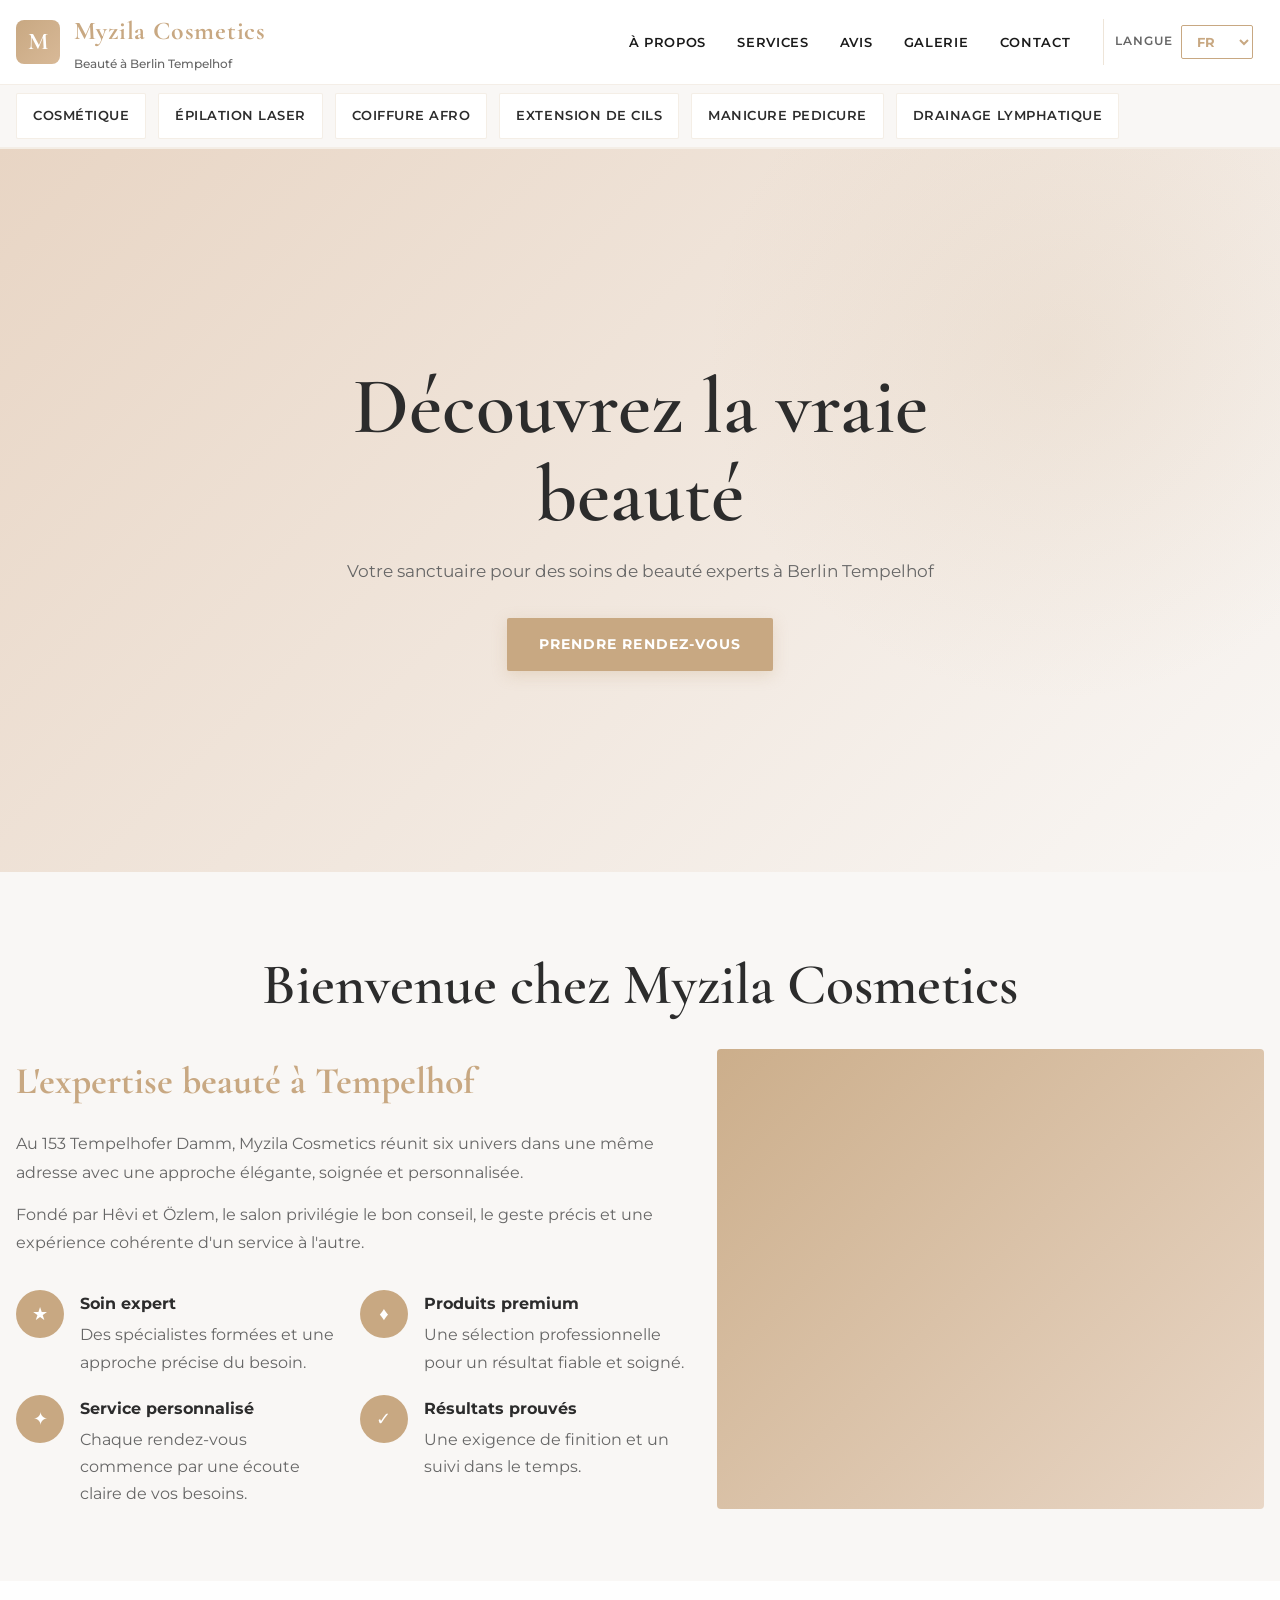
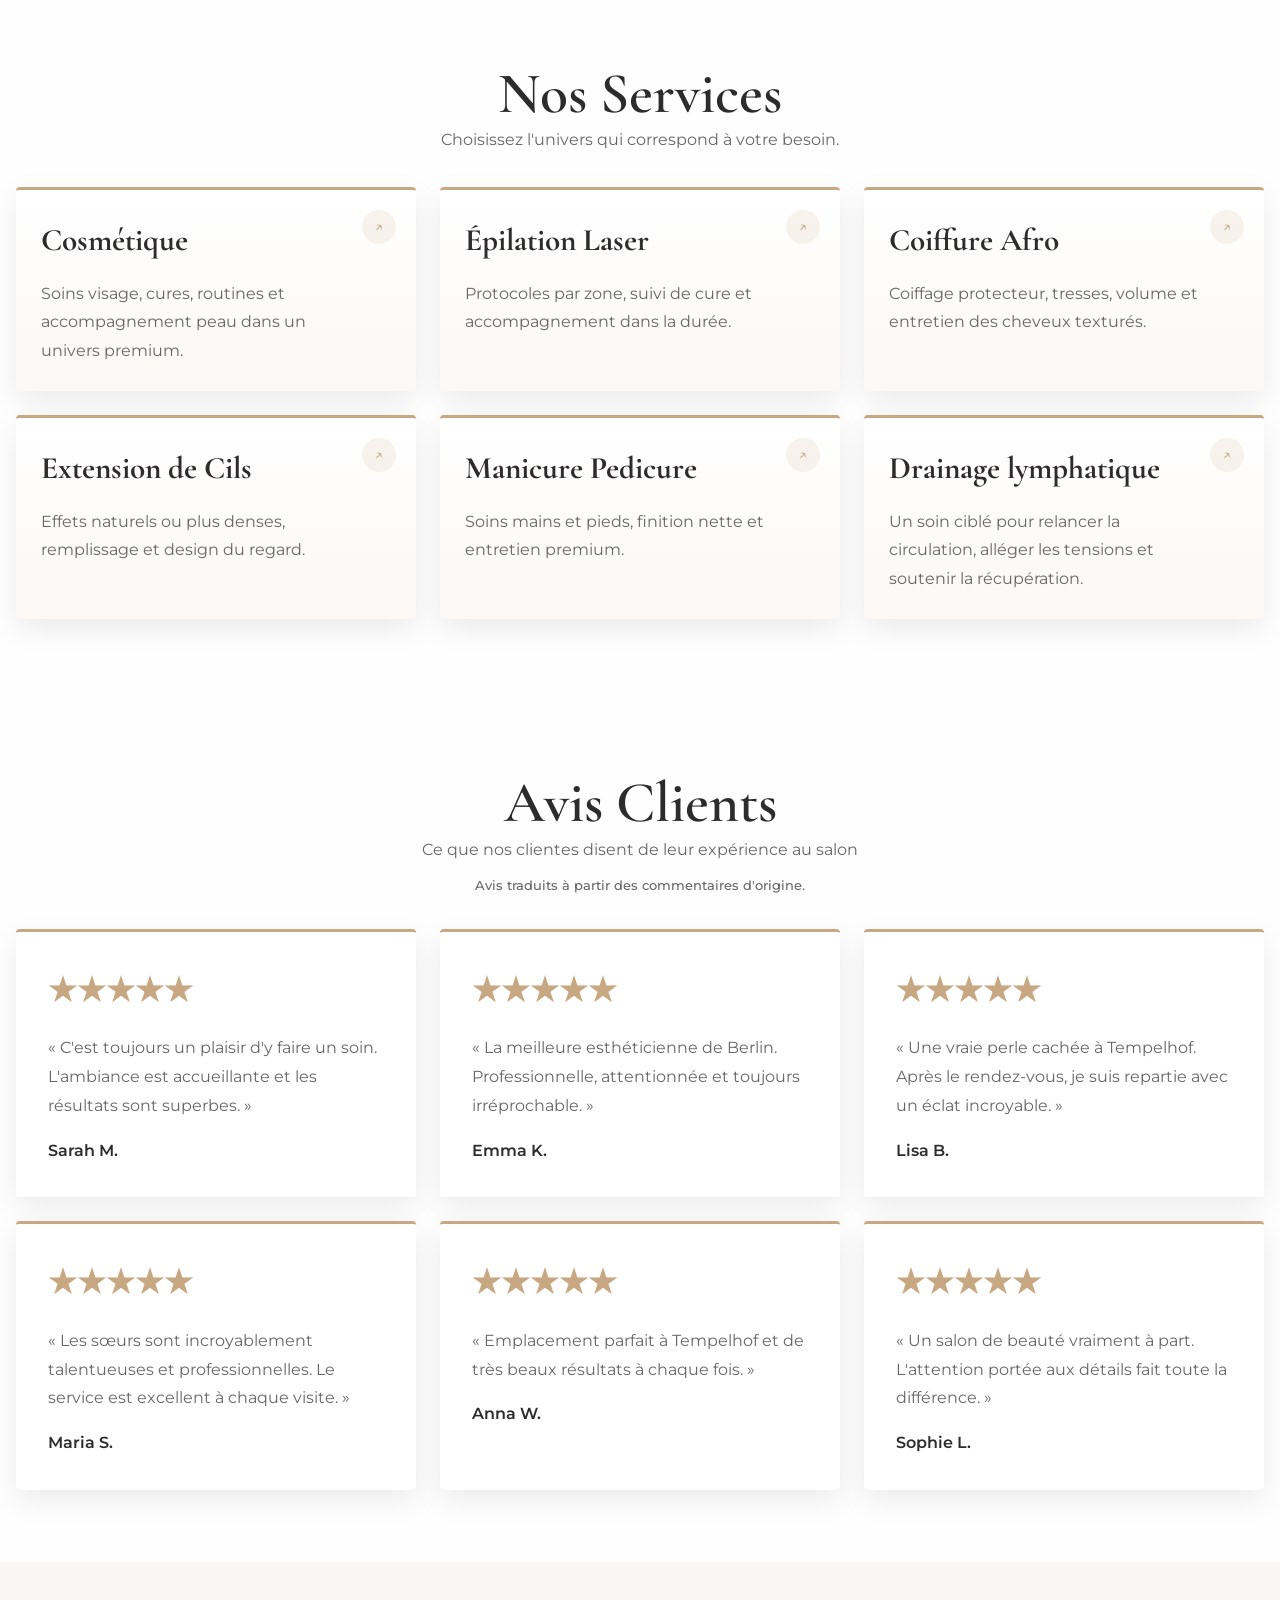
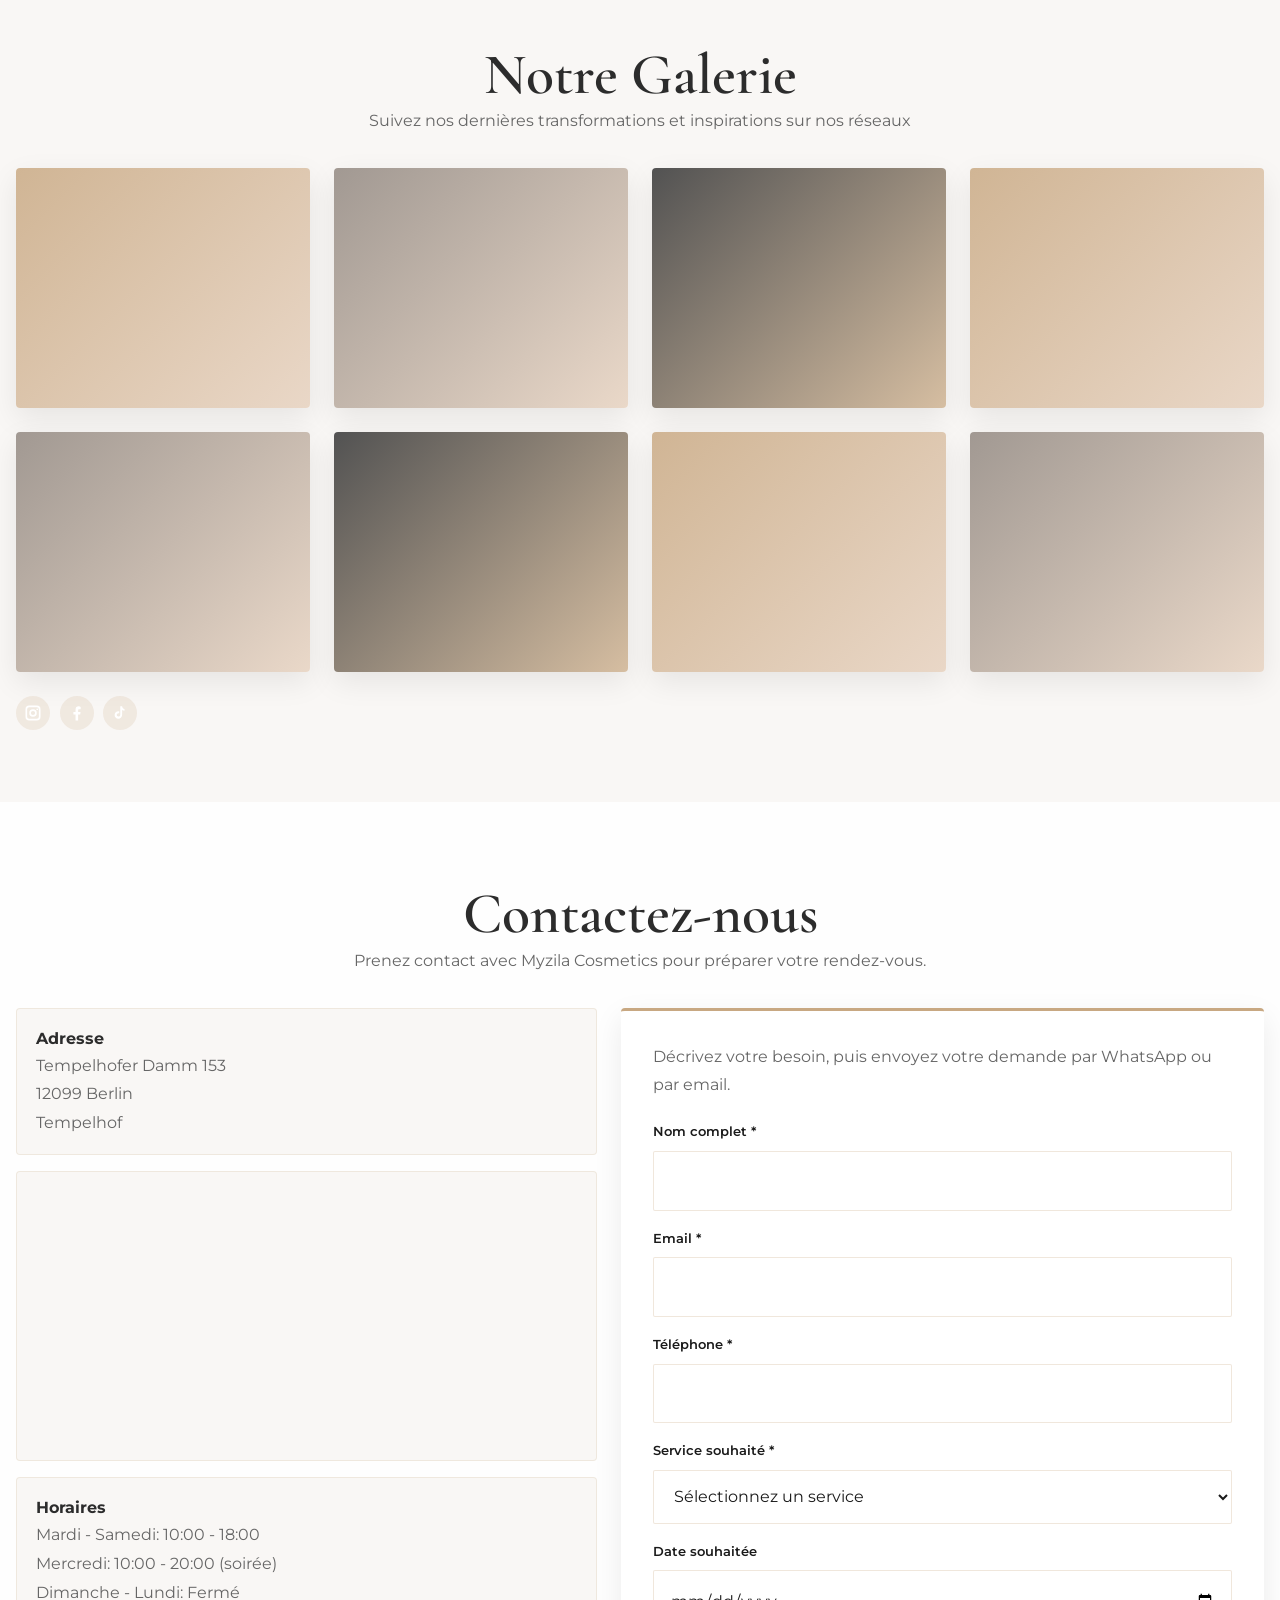
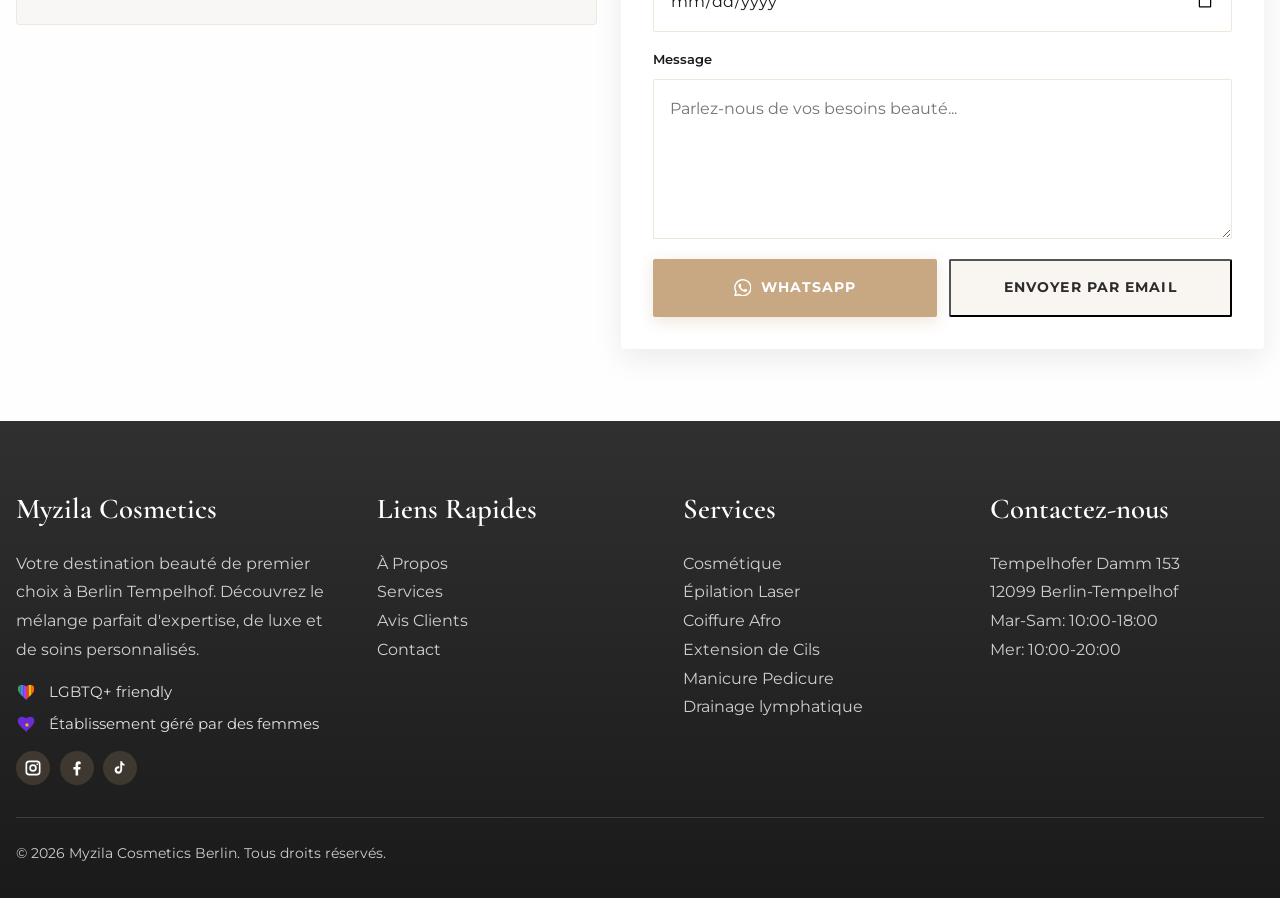
<file: index.html>
<!DOCTYPE html>
<html lang="fr">
<head>
    <meta charset="UTF-8">
    <meta name="viewport" content="width=device-width, initial-scale=1.0">
    <title data-fr="Myzila Cosmetics - Salon de beauté Berlin Tempelhof" data-en="Myzila Cosmetics - Beauty Salon Berlin Tempelhof" data-de="Myzila Cosmetics - Beauty Salon Berlin Tempelhof">Myzila Cosmetics - Salon de beauté Berlin Tempelhof</title>
    <meta name="description" content="Myzila Cosmetics is a premium beauty salon in Berlin Tempelhof for cosmetics, laser hair removal, afro hair, lash extensions, manicure pedicure, and lymphatic drainage.">
    <meta name="robots" content="index,follow">
    <link rel="canonical" href="https://www.myzilacosmetics.com/">
    <meta property="og:type" content="website">
    <meta property="og:site_name" content="Myzila Cosmetics">
    <meta property="og:title" content="Myzila Cosmetics - Beauty Salon Berlin Tempelhof">
    <meta property="og:description" content="Premium beauty salon in Berlin Tempelhof for cosmetics, laser hair removal, afro hair, lash extensions, manicure pedicure, and lymphatic drainage.">
    <meta property="og:url" content="https://www.myzilacosmetics.com/">
    <meta name="twitter:card" content="summary">
    <meta name="twitter:title" content="Myzila Cosmetics - Beauty Salon Berlin Tempelhof">
    <meta name="twitter:description" content="Premium beauty salon in Berlin Tempelhof for cosmetics, laser hair removal, afro hair, lash extensions, manicure pedicure, and lymphatic drainage.">
    <script type="application/ld+json">
        {
            "@context": "https://schema.org",
            "@type": "BeautySalon",
            "name": "Myzila Cosmetics",
            "url": "https://www.myzilacosmetics.com/",
            "telephone": "+49 15563 532093",
            "email": "info@myzilacosmetics.com",
            "address": {
                "@type": "PostalAddress",
                "streetAddress": "Tempelhofer Damm 153",
                "postalCode": "12099",
                "addressLocality": "Berlin",
                "addressCountry": "DE"
            },
            "openingHoursSpecification": [
                {
                    "@type": "OpeningHoursSpecification",
                    "dayOfWeek": ["Tuesday", "Thursday", "Friday", "Saturday"],
                    "opens": "10:00",
                    "closes": "18:00"
                },
                {
                    "@type": "OpeningHoursSpecification",
                    "dayOfWeek": "Wednesday",
                    "opens": "10:00",
                    "closes": "20:00"
                }
            ],
            "sameAs": [
                "https://www.instagram.com/myzilacosmetics/",
                "https://www.facebook.com/myzilacosmetics/",
                "https://www.tiktok.com/@myzila_cosmetics"
            ]
        }
    </script>
    <link rel="stylesheet" href="styles.css">
</head>
<body>
    <header class="site-header">
        <div class="container topbar">
            <a class="brand" href="index.html" aria-label="Myzila Cosmetics">
                <span class="brand-mark">M</span>
                <span class="brand-label">
                    <strong>Myzila Cosmetics</strong>
                    <span data-fr="Beauté à Berlin Tempelhof" data-en="Beauty in Berlin Tempelhof" data-de="Beauty in Berlin Tempelhof">Beauté à Berlin Tempelhof</span>
                </span>
            </a>

            <button class="menu-toggle" type="button" data-menu-toggle aria-expanded="false" aria-controls="header-panel">
                <span class="sr-only" data-fr="Ouvrir le menu" data-en="Open menu" data-de="Menü öffnen">Ouvrir le menu</span>
                <svg viewBox="0 0 24 24" aria-hidden="true" fill="none" stroke="currentColor" stroke-width="2" stroke-linecap="round">
                    <path d="M4 7h16"></path>
                    <path d="M4 12h16"></path>
                    <path d="M4 17h16"></path>
                </svg>
            </button>

            <div class="header-panel" id="header-panel" data-header-panel>
                <nav class="primary-nav" aria-label="Primary">
                    <a href="#about" data-fr="À Propos" data-en="About" data-de="Über Uns">À Propos</a>
                    <a href="#services" data-fr="Services" data-en="Services" data-de="Leistungen">Services</a>
                    <a href="#reviews" data-fr="Avis" data-en="Reviews" data-de="Bewertungen">Avis</a>
                    <a href="#gallery" data-fr="Galerie" data-en="Gallery" data-de="Galerie">Galerie</a>
                    <a href="#contact-form" data-fr="Contact" data-en="Contact" data-de="Kontakt">Contact</a>
                </nav>

                <div class="header-actions">
                    <div class="language-shell">
                        <label for="language-select" data-fr="Langue" data-en="Language" data-de="Sprache">Langue</label>
                        <select class="language-select" id="language-select" data-language-select data-default-lang="fr" aria-label="Language">
                            <option value="fr">FR</option>
                            <option value="en">EN</option>
                            <option value="de">DE</option>
                        </select>
                    </div>
                </div>
            </div>
        </div>

        <nav class="service-strip" aria-label="Services principaux">
            <div class="container">
                <a class="service-pill" href="services/cosmetique.html" data-fr="Cosmétique" data-en="Cosmetics" data-de="Kosmetik">Cosmétique</a>
                <a class="service-pill" href="services/epilation-laser.html" data-fr="Épilation Laser" data-en="Laser Hair Removal" data-de="Laser-Haarentfernung">Épilation Laser</a>
                <a class="service-pill" href="services/coiffure-afro.html" data-fr="Coiffure Afro" data-en="Afro Hair" data-de="Afro Hair">Coiffure Afro</a>
                <a class="service-pill" href="services/extension-cils.html" data-fr="Extension de Cils" data-en="Lash Extensions" data-de="Wimpernverlängerung">Extension de Cils</a>
                <a class="service-pill" href="services/manicure-pedicure.html" data-fr="Manicure Pedicure" data-en="Manicure Pedicure" data-de="Maniküre Pediküre">Manicure Pedicure</a>
                <a class="service-pill" href="services/lymphatic-drainage.html" data-fr="Drainage lymphatique" data-en="Lymphatic Drainage" data-de="Lymphdrainage">Drainage lymphatique</a>
            </div>
        </nav>
    </header>

    <main>
        <section class="hero">
            <div class="container hero-layout">
                <div class="hero-panel">
                    <h1 class="hero-title" data-fr="Découvrez la vraie beauté" data-en="Experience True Beauty" data-de="Erleben Sie wahre Schönheit">Découvrez la vraie beauté</h1>
                    <p class="hero-copy" data-fr="Votre sanctuaire pour des soins de beauté experts à Berlin Tempelhof" data-en="Your sanctuary for expert beauty treatments in Berlin Tempelhof" data-de="Ihr Refugium für professionelle Beauty-Behandlungen in Berlin Tempelhof">Votre sanctuaire pour des soins de beauté experts à Berlin Tempelhof</p>
                    <div class="button-row">
                        <a class="button button-primary" href="#contact-form" data-fr="Prendre Rendez-vous" data-en="Book Appointment" data-de="Termin Buchen">Prendre Rendez-vous</a>
                    </div>
                </div>
            </div>
        </section>

        <section class="page-section alt-section" id="about">
            <div class="container">
                <div class="section-header">
                    <h2 class="section-title" data-fr="Bienvenue chez Myzila Cosmetics" data-en="Welcome to Myzila Cosmetics" data-de="Willkommen bei Myzila Cosmetics">Bienvenue chez Myzila Cosmetics</h2>
                </div>

                <div class="about-layout">
                    <div class="about-text">
                        <h3 data-fr="L'expertise beauté à Tempelhof" data-en="Beauty expertise in Tempelhof" data-de="Beauty-Expertise in Tempelhof">L'expertise beauté à Tempelhof</h3>
                        <p class="card-copy" data-fr="Au 153 Tempelhofer Damm, Myzila Cosmetics réunit six univers dans une même adresse avec une approche élégante, soignée et personnalisée." data-en="At 153 Tempelhofer Damm, Myzila Cosmetics brings six beauty specialties together in one elegant, personalized destination." data-de="Am Tempelhofer Damm 153 vereint Myzila Cosmetics sechs Beauty-Bereiche an einer eleganten, persönlichen Adresse.">Au 153 Tempelhofer Damm, Myzila Cosmetics réunit six univers dans une même adresse avec une approche élégante, soignée et personnalisée.</p>
                        <p class="card-copy about-lead" data-fr="Fondé par Hêvi et Özlem, le salon privilégie le bon conseil, le geste précis et une expérience cohérente d'un service à l'autre." data-en="Founded by Hêvi and Özlem, the salon is built around thoughtful guidance, precise care, and a consistent experience across every service." data-de="Gegründet von Hêvi und Özlem steht der Salon für fundierte Beratung, präzise Pflege und ein stimmiges Erlebnis in jedem Bereich.">Fondé par Hêvi et Özlem, le salon privilégie le bon conseil, le geste précis et une expérience cohérente d'un service à l'autre.</p>

                        <div class="about-features">
                            <div class="feature-item">
                                <div class="feature-icon">★</div>
                                <div>
                                    <strong data-fr="Soin expert" data-en="Expert Care" data-de="Expertenpflege">Soin expert</strong>
                                    <span data-fr="Des spécialistes formées et une approche précise du besoin." data-en="Highly trained specialists and a precise approach to every need." data-de="Hochqualifizierte Spezialistinnen und ein präziser Blick auf jedes Bedürfnis.">Des spécialistes formées et une approche précise du besoin.</span>
                                </div>
                            </div>
                            <div class="feature-item">
                                <div class="feature-icon">♦</div>
                                <div>
                                    <strong data-fr="Produits premium" data-en="Premium Products" data-de="Premium-Produkte">Produits premium</strong>
                                    <span data-fr="Une sélection professionnelle pour un résultat fiable et soigné." data-en="A professional product selection for reliable, polished results." data-de="Eine professionelle Produktauswahl für verlässliche, hochwertige Resultate.">Une sélection professionnelle pour un résultat fiable et soigné.</span>
                                </div>
                            </div>
                            <div class="feature-item">
                                <div class="feature-icon">✦</div>
                                <div>
                                    <strong data-fr="Service personnalisé" data-en="Personalized Service" data-de="Persönlicher Service">Service personnalisé</strong>
                                    <span data-fr="Chaque rendez-vous commence par une écoute claire de vos besoins." data-en="Every appointment starts with a clear understanding of your needs." data-de="Jeder Termin beginnt mit einem klaren Verständnis Ihrer Wünsche.">Chaque rendez-vous commence par une écoute claire de vos besoins.</span>
                                </div>
                            </div>
                            <div class="feature-item">
                                <div class="feature-icon">✓</div>
                                <div>
                                    <strong data-fr="Résultats prouvés" data-en="Proven Results" data-de="Bewährte Ergebnisse">Résultats prouvés</strong>
                                    <span data-fr="Une exigence de finition et un suivi dans le temps." data-en="A high standard of finish and consistent follow-up." data-de="Ein hoher Qualitätsanspruch und verlässliches Follow-up.">Une exigence de finition et un suivi dans le temps.</span>
                                </div>
                            </div>
                        </div>
                    </div>

                    <div class="about-image" aria-hidden="true"></div>
                </div>
            </div>
        </section>

        <section class="page-section" id="services">
            <div class="container">
                <div class="section-header">
                    <h2 class="section-title" data-fr="Nos Services" data-en="Our Services" data-de="Unsere Leistungen">Nos Services</h2>
                    <p class="section-copy" data-fr="Choisissez l'univers qui correspond à votre besoin." data-en="Choose the service world that fits your needs." data-de="Wählen Sie den Bereich, der zu Ihrem Bedarf passt.">Choisissez l'univers qui correspond à votre besoin.</p>
                </div>

                <div class="grid-three">
                    <a class="service-link-card service-card-link" href="services/cosmetique.html">
                        <h3 data-fr="Cosmétique" data-en="Cosmetics" data-de="Kosmetik">Cosmétique</h3>
                        <p class="card-copy" data-fr="Soins visage, cures, routines et accompagnement peau dans un univers premium." data-en="Facial treatments, skin routines, and treatment plans in a premium setting." data-de="Gesichtsbehandlungen, Hautroutinen und Pflegepläne in einem hochwertigen Rahmen.">Soins visage, cures, routines et accompagnement peau dans un univers premium.</p>
                    </a>

                    <a class="service-link-card service-card-link" href="services/epilation-laser.html">
                        <h3 data-fr="Épilation Laser" data-en="Laser Hair Removal" data-de="Laser-Haarentfernung">Épilation Laser</h3>
                        <p class="card-copy" data-fr="Protocoles par zone, suivi de cure et accompagnement dans la durée." data-en="Area-based protocols, treatment tracking, and long-term follow-up." data-de="Zonenprotokolle, Behandlungsverlauf und nachhaltiges Follow-up.">Protocoles par zone, suivi de cure et accompagnement dans la durée.</p>
                    </a>

                    <a class="service-link-card service-card-link" href="services/coiffure-afro.html">
                        <h3 data-fr="Coiffure Afro" data-en="Afro Hair" data-de="Afro Hair">Coiffure Afro</h3>
                        <p class="card-copy" data-fr="Coiffage protecteur, tresses, volume et entretien des cheveux texturés." data-en="Protective styling, braids, volume, and textured hair maintenance." data-de="Protective Styling, Braids, Volumen und Pflege für texturiertes Haar.">Coiffage protecteur, tresses, volume et entretien des cheveux texturés.</p>
                    </a>

                    <a class="service-link-card service-card-link" href="services/extension-cils.html">
                        <h3 data-fr="Extension de Cils" data-en="Lash Extensions" data-de="Wimpernverlängerung">Extension de Cils</h3>
                        <p class="card-copy" data-fr="Effets naturels ou plus denses, remplissage et design du regard." data-en="Natural or fuller effects, refills, and eye design." data-de="Natürliche oder dichtere Looks, Refills und Blickdesign.">Effets naturels ou plus denses, remplissage et design du regard.</p>
                    </a>

                    <a class="service-link-card service-card-link" href="services/manicure-pedicure.html">
                        <h3 data-fr="Manicure Pedicure" data-en="Manicure Pedicure" data-de="Maniküre Pediküre">Manicure Pedicure</h3>
                        <p class="card-copy" data-fr="Soins mains et pieds, finition nette et entretien premium." data-en="Hand and foot care, polished finishing, and premium upkeep." data-de="Hand- und Fußpflege, sauberes Finish und hochwertige Pflege.">Soins mains et pieds, finition nette et entretien premium.</p>
                    </a>

                    <a class="service-link-card service-card-link" href="services/lymphatic-drainage.html">
                        <h3 data-fr="Drainage lymphatique" data-en="Lymphatic Drainage" data-de="Lymphdrainage">Drainage lymphatique</h3>
                        <p class="card-copy" data-fr="Un soin ciblé pour relancer la circulation, alléger les tensions et soutenir la récupération." data-en="A targeted treatment to support circulation, reduce heaviness, and help recovery." data-de="Eine gezielte Behandlung zur Unterstützung der Zirkulation, zur Entlastung und zur Regeneration.">Un soin ciblé pour relancer la circulation, alléger les tensions et soutenir la récupération.</p>
                    </a>
                </div>
            </div>
        </section>

        <section class="page-section" id="reviews">
            <div class="container">
                <div class="section-header">
                    <h2 class="section-title" data-fr="Avis Clients" data-en="Client Reviews" data-de="Kundenbewertungen">Avis Clients</h2>
                    <p class="section-copy" data-fr="Ce que nos clientes disent de leur expérience au salon" data-en="What our clients say about their experience" data-de="Was unsere Kundinnen über ihr Erlebnis sagen">Ce que nos clientes disent de leur expérience au salon</p>
                    <p class="review-note" data-fr="Avis traduits à partir des commentaires d'origine." data-en="Reviews translated from the original client comments." data-de="Bewertungen aus den ursprünglichen Kundenkommentaren übersetzt.">Avis traduits à partir des commentaires d'origine.</p>
                </div>

                <div class="grid-three">
                    <article class="detail-card">
                        <h3>★★★★★</h3>
                        <p class="card-copy" data-fr="« C'est toujours un plaisir d'y faire un soin. L'ambiance est accueillante et les résultats sont superbes. »" data-en="&quot;Always a pleasure to get a treatment there. The atmosphere is welcoming and the results are amazing.&quot;" data-de="„Es ist immer eine Freude, dort eine Behandlung zu machen. Die Atmosphäre ist herzlich und die Ergebnisse sind großartig.“">« C'est toujours un plaisir d'y faire un soin. L'ambiance est accueillante et les résultats sont superbes. »</p>
                        <p class="card-copy" style="margin-top: 1rem; font-weight: 600; color: var(--secondary);">Sarah M.</p>
                    </article>
                    <article class="detail-card">
                        <h3>★★★★★</h3>
                        <p class="card-copy" data-fr="« La meilleure esthéticienne de Berlin. Professionnelle, attentionnée et toujours irréprochable. »" data-en="&quot;The best beautician in Berlin. Professional, caring, and consistently excellent.&quot;" data-de="„Die beste Kosmetikerin in Berlin. Professionell, aufmerksam und konstant auf höchstem Niveau.“">« La meilleure esthéticienne de Berlin. Professionnelle, attentionnée et toujours irréprochable. »</p>
                        <p class="card-copy" style="margin-top: 1rem; font-weight: 600; color: var(--secondary);">Emma K.</p>
                    </article>
                    <article class="detail-card">
                        <h3>★★★★★</h3>
                        <p class="card-copy" data-fr="« Une vraie perle cachée à Tempelhof. Après le rendez-vous, je suis repartie avec un éclat incroyable. »" data-en="&quot;A true hidden gem in Tempelhof. After the consultation, I left with an amazing glow.&quot;" data-de="„Ein echtes verstecktes Juwel in Tempelhof. Nach dem Termin bin ich mit einem tollen Glow gegangen.“">« Une vraie perle cachée à Tempelhof. Après le rendez-vous, je suis repartie avec un éclat incroyable. »</p>
                        <p class="card-copy" style="margin-top: 1rem; font-weight: 600; color: var(--secondary);">Lisa B.</p>
                    </article>
                    <article class="detail-card">
                        <h3>★★★★★</h3>
                        <p class="card-copy" data-fr="« Les sœurs sont incroyablement talentueuses et professionnelles. Le service est excellent à chaque visite. »" data-en="&quot;The sisters are incredibly talented and professional. The service is excellent every time.&quot;" data-de="„Die Schwestern sind unglaublich talentiert und professionell. Der Service ist jedes Mal ausgezeichnet.“">« Les sœurs sont incroyablement talentueuses et professionnelles. Le service est excellent à chaque visite. »</p>
                        <p class="card-copy" style="margin-top: 1rem; font-weight: 600; color: var(--secondary);">Maria S.</p>
                    </article>
                    <article class="detail-card">
                        <h3>★★★★★</h3>
                        <p class="card-copy" data-fr="« Emplacement parfait à Tempelhof et de très beaux résultats à chaque fois. »" data-en="&quot;Perfect location in Tempelhof and beautiful results every time.&quot;" data-de="„Perfekte Lage in Tempelhof und jedes Mal wunderschöne Ergebnisse.“">« Emplacement parfait à Tempelhof et de très beaux résultats à chaque fois. »</p>
                        <p class="card-copy" style="margin-top: 1rem; font-weight: 600; color: var(--secondary);">Anna W.</p>
                    </article>
                    <article class="detail-card">
                        <h3>★★★★★</h3>
                        <p class="card-copy" data-fr="« Un salon de beauté vraiment à part. L'attention portée aux détails fait toute la différence. »" data-en="&quot;A truly special beauty salon. The care and attention to detail make all the difference.&quot;" data-de="„Ein wirklich besonderes Beauty-Studio. Die Sorgfalt und Liebe zum Detail machen den Unterschied.“">« Un salon de beauté vraiment à part. L'attention portée aux détails fait toute la différence. »</p>
                        <p class="card-copy" style="margin-top: 1rem; font-weight: 600; color: var(--secondary);">Sophie L.</p>
                    </article>
                </div>
            </div>
        </section>

        <section class="page-section alt-section" id="gallery">
            <div class="container">
                <div class="section-header">
                    <h2 class="section-title" data-fr="Notre Galerie" data-en="Our Gallery" data-de="Unsere Galerie">Notre Galerie</h2>
                    <p class="section-copy" data-fr="Suivez nos dernières transformations et inspirations sur nos réseaux" data-en="Follow our latest transformations and inspiration across our social channels" data-de="Folgen Sie unseren neuesten Transformationen und Inspirationen auf unseren Kanälen">Suivez nos dernières transformations et inspirations sur nos réseaux</p>
                </div>

                <div class="grid-four">
                    <article class="photo-card photo-warm">
                        <div class="photo-fill" aria-hidden="true"></div>
                    </article>
                    <article class="photo-card photo-cool">
                        <div class="photo-fill" aria-hidden="true"></div>
                    </article>
                    <article class="photo-card photo-night">
                        <div class="photo-fill" aria-hidden="true"></div>
                    </article>
                    <article class="photo-card photo-warm">
                        <div class="photo-fill" aria-hidden="true"></div>
                    </article>
                    <article class="photo-card photo-cool">
                        <div class="photo-fill" aria-hidden="true"></div>
                    </article>
                    <article class="photo-card photo-night">
                        <div class="photo-fill" aria-hidden="true"></div>
                    </article>
                    <article class="photo-card photo-warm">
                        <div class="photo-fill" aria-hidden="true"></div>
                    </article>
                    <article class="photo-card photo-cool">
                        <div class="photo-fill" aria-hidden="true"></div>
                    </article>
                </div>

                <div class="social-links gallery-social-links">
                    <a href="https://www.instagram.com/myzilacosmetics/" target="_blank" rel="noreferrer" title="Instagram" aria-label="Instagram">
                        <svg viewBox="0 0 24 24" aria-hidden="true"><path d="M7 2h10a5 5 0 0 1 5 5v10a5 5 0 0 1-5 5H7a5 5 0 0 1-5-5V7a5 5 0 0 1 5-5zm0 2.2A2.8 2.8 0 0 0 4.2 7v10A2.8 2.8 0 0 0 7 19.8h10a2.8 2.8 0 0 0 2.8-2.8V7A2.8 2.8 0 0 0 17 4.2H7zm10.65 1.65a1.15 1.15 0 1 1 0 2.3 1.15 1.15 0 0 1 0-2.3zM12 7a5 5 0 1 1 0 10 5 5 0 0 1 0-10zm0 2.2a2.8 2.8 0 1 0 0 5.6 2.8 2.8 0 0 0 0-5.6z" fill="currentColor"/></svg>
                        <span class="sr-only">Instagram</span>
                    </a>
                    <a href="https://www.facebook.com/myzilacosmetics/" target="_blank" rel="noreferrer" title="Facebook" aria-label="Facebook">
                        <svg viewBox="0 0 24 24" aria-hidden="true"><path d="M13.5 22v-8.1h2.8l.42-3.3H13.5V8.5c0-.96.27-1.61 1.64-1.61h1.75V3.96A21 21 0 0 0 14.34 3c-2.53 0-4.26 1.54-4.26 4.38v3.22H7.2v3.3h2.88V22h3.42z" fill="currentColor"/></svg>
                        <span class="sr-only">Facebook</span>
                    </a>
                    <a href="https://www.tiktok.com/@myzila_cosmetics" target="_blank" rel="noreferrer" title="TikTok" aria-label="TikTok">
                        <svg viewBox="0 0 24 24" aria-hidden="true"><path d="M14.8 3c.24 2.03 1.38 3.3 3.2 3.6v2.54a6.11 6.11 0 0 1-3.15-1.12l-.02 6.26c0 3.15-1.95 5.22-5.04 5.22-2.97 0-4.99-2.23-4.99-4.89 0-2.88 2.2-4.98 5.28-4.98.32 0 .6.02.9.08v2.62a3.28 3.28 0 0 0-.84-.12c-1.45 0-2.5.96-2.5 2.28 0 1.23.91 2.31 2.27 2.31 1.62 0 2.45-1.03 2.45-2.7V3h2.44z" fill="currentColor"/></svg>
                        <span class="sr-only">TikTok</span>
                    </a>
                </div>
            </div>
        </section>

        <section class="page-section" id="contact">
            <div class="container">
                <div class="section-header">
                    <h2 class="section-title" data-fr="Contactez-nous" data-en="Contact Us" data-de="Kontakt">Contactez-nous</h2>
                    <p class="section-copy" data-fr="Prenez contact avec Myzila Cosmetics pour préparer votre rendez-vous." data-en="Contact Myzila Cosmetics to prepare your appointment." data-de="Kontaktieren Sie Myzila Cosmetics, um Ihren Termin vorzubereiten.">Prenez contact avec Myzila Cosmetics pour préparer votre rendez-vous.</p>
                </div>

                <div class="contact-blend">
                    <div class="contact-info-pane">
                        <div class="contact-line">
                            <strong data-fr="Adresse" data-en="Address" data-de="Adresse">Adresse</strong>
                            <span>Tempelhofer Damm 153<br>12099 Berlin<br>Tempelhof</span>
                        </div>
                        <div class="map-embed">
                            <iframe
                                title="Myzila Cosmetics Map"
                                src="https://www.google.com/maps?q=Tempelhofer%20Damm%20153%2C%2012099%20Berlin&output=embed"
                                loading="lazy"
                                referrerpolicy="no-referrer-when-downgrade"></iframe>
                        </div>
                        <div class="contact-line">
                            <strong data-fr="Horaires" data-en="Opening Hours" data-de="Öffnungszeiten">Horaires</strong>
                            <span data-fr="Mardi - Samedi: 10:00 - 18:00<br>Mercredi: 10:00 - 20:00 (soirée)<br>Dimanche - Lundi: Fermé" data-en="Tuesday - Saturday: 10:00 - 18:00<br>Wednesday: 10:00 - 20:00 (evening appointments)<br>Sunday - Monday: Closed" data-de="Dienstag - Samstag: 10:00 - 18:00<br>Mittwoch: 10:00 - 20:00 (Abendtermine)<br>Sonntag - Montag: Geschlossen" data-i18n-mode="html">Mardi - Samedi: 10:00 - 18:00<br>Mercredi: 10:00 - 20:00 (soirée)<br>Dimanche - Lundi: Fermé</span>
                        </div>
                    </div>

                    <article class="contact-card contact-form-pane" id="contact-form">
                        <p class="contact-copy" style="margin-bottom: 1.25rem;" data-fr="Décrivez votre besoin, puis envoyez votre demande par WhatsApp ou par email." data-en="Describe what you need, then send your request via WhatsApp or email." data-de="Beschreiben Sie Ihr Anliegen und senden Sie Ihre Anfrage dann per WhatsApp oder E-Mail.">Décrivez votre besoin, puis envoyez votre demande par WhatsApp ou par email.</p>
                        <form class="form-grid" id="appointment-form">
                            <div class="field">
                                <label for="name" data-fr="Nom complet *" data-en="Full Name *" data-de="Vollständiger Name *">Nom complet *</label>
                                <input id="name" type="text">
                            </div>
                            <div class="field">
                                <label for="email">Email *</label>
                                <input id="email" type="email">
                            </div>
                            <div class="field">
                                <label for="phone" data-fr="Téléphone *" data-en="Phone Number *" data-de="Telefonnummer *">Téléphone *</label>
                                <input id="phone" type="tel">
                            </div>
                            <div class="field">
                                <label for="service" data-fr="Service souhaité *" data-en="Service of Interest *" data-de="Gewünschte Leistung *">Service souhaité *</label>
                                <select id="service">
                                    <option data-fr="Sélectionnez un service" data-en="Select a service" data-de="Wählen Sie eine Leistung">Sélectionnez un service</option>
                                    <option data-fr="Cosmétique" data-en="Cosmetics" data-de="Kosmetik">Cosmétique</option>
                                    <option data-fr="Épilation Laser" data-en="Laser Hair Removal" data-de="Laser-Haarentfernung">Épilation Laser</option>
                                    <option data-fr="Coiffure Afro" data-en="Afro Hair" data-de="Afro Hair">Coiffure Afro</option>
                                    <option data-fr="Extension de Cils" data-en="Lash Extensions" data-de="Wimpernverlängerung">Extension de Cils</option>
                                    <option data-fr="Manicure Pedicure" data-en="Manicure Pedicure" data-de="Maniküre Pediküre">Manicure Pedicure</option>
                                    <option data-fr="Drainage lymphatique" data-en="Lymphatic Drainage" data-de="Lymphdrainage">Drainage lymphatique</option>
                                </select>
                            </div>
                            <div class="field">
                                <label for="date" data-fr="Date souhaitée" data-en="Preferred Date" data-de="Wunschtermin">Date souhaitée</label>
                                <input id="date" type="date">
                            </div>
                            <div class="field">
                                <label for="message" data-fr="Message" data-en="Message" data-de="Nachricht">Message</label>
                                <textarea id="message" data-i18n-mode="placeholder" data-fr="Parlez-nous de vos besoins beauté..." data-en="Tell us about your beauty needs..." data-de="Erzählen Sie uns von Ihren Beauty-Bedürfnissen..." placeholder="Parlez-nous de vos besoins beauté..."></textarea>
                            </div>
                            <div class="form-actions">
                                <a class="button button-primary button-whatsapp" id="whatsapp-button" data-whatsapp-link href="https://wa.me/4915563532093" target="_blank" rel="noreferrer">
                                    <svg class="button-icon" viewBox="0 0 24 24" aria-hidden="true"><path d="M20.52 3.48A11.86 11.86 0 0 0 12.08 0C5.5 0 .16 5.34.16 11.92c0 2.1.55 4.16 1.6 5.97L0 24l6.31-1.65a11.88 11.88 0 0 0 5.77 1.48h.01c6.58 0 11.92-5.34 11.92-11.92 0-3.18-1.24-6.17-3.49-8.43zM12.09 21.8a9.9 9.9 0 0 1-5.04-1.38l-.36-.21-3.75.98 1-3.65-.24-.37a9.86 9.86 0 0 1-1.52-5.25c0-5.46 4.44-9.9 9.9-9.9 2.64 0 5.12 1.03 6.99 2.9a9.83 9.83 0 0 1 2.9 6.99c0 5.46-4.44 9.89-9.89 9.89zm5.43-7.42c-.3-.15-1.76-.87-2.03-.97-.27-.1-.47-.15-.67.15-.2.3-.77.97-.95 1.17-.17.2-.35.22-.65.07-.3-.15-1.26-.46-2.4-1.46a9.06 9.06 0 0 1-1.66-2.07c-.17-.3-.02-.46.13-.61.14-.14.3-.35.45-.52.15-.17.2-.3.3-.5.1-.2.05-.37-.02-.52-.07-.15-.67-1.62-.92-2.22-.24-.58-.48-.5-.67-.51h-.57c-.2 0-.52.07-.79.37-.27.3-1.04 1.02-1.04 2.49s1.07 2.88 1.22 3.08c.15.2 2.1 3.21 5.09 4.5.71.31 1.26.5 1.69.64.71.23 1.35.2 1.86.12.57-.08 1.76-.72 2.01-1.42.25-.69.25-1.29.17-1.42-.07-.12-.27-.2-.57-.35z" fill="currentColor"/></svg>
                                    <span data-fr="WhatsApp" data-en="WhatsApp" data-de="WhatsApp">WhatsApp</span>
                                </a>
                                <button class="button button-secondary" type="submit" data-fr="Envoyer par email" data-en="Send by Email" data-de="Per E-Mail senden">Envoyer par email</button>
                            </div>
                        </form>
                    </article>
                </div>
            </div>
        </section>
    </main>

    <footer class="footer">
        <div class="container">
            <div class="footer-content">
                <div class="footer-section">
                    <h3>Myzila Cosmetics</h3>
                    <p data-fr="Votre destination beauté de premier choix à Berlin Tempelhof. Découvrez le mélange parfait d'expertise, de luxe et de soins personnalisés." data-en="Your premier beauty destination in Berlin Tempelhof. Experience the perfect blend of expertise, luxury, and personalized care." data-de="Ihr erstklassiges Beauty-Ziel in Berlin Tempelhof. Erleben Sie die perfekte Mischung aus Expertise, Luxus und persönlicher Betreuung.">Votre destination beauté de premier choix à Berlin Tempelhof. Découvrez le mélange parfait d'expertise, de luxe et de soins personnalisés.</p>
                    <div class="footer-badges">
                        <div class="footer-badge">
                            <svg viewBox="0 0 24 24" aria-hidden="true">
                                <defs>
                                    <clipPath id="rainbow-heart-clip">
                                        <path d="M12 21.35 10.55 20C5.4 15.36 2 12.28 2 8.5A4.5 4.5 0 0 1 6.5 4C8.24 4 9.91 4.81 11 6.09 12.09 4.81 13.76 4 15.5 4A4.5 4.5 0 0 1 20 8.5c0 3.78-3.4 6.86-8.55 11.54L12 21.35z"></path>
                                    </clipPath>
                                </defs>
                                <g clip-path="url(#rainbow-heart-clip)">
                                    <rect x="2" y="4" width="3" height="18" fill="#34a853"></rect>
                                    <rect x="5" y="4" width="3" height="18" fill="#4285f4"></rect>
                                    <rect x="8" y="4" width="3" height="18" fill="#a142f4"></rect>
                                    <rect x="11" y="4" width="3" height="18" fill="#ea4335"></rect>
                                    <rect x="14" y="4" width="3" height="18" fill="#fbbc04"></rect>
                                    <rect x="17" y="4" width="3" height="18" fill="#ff6d01"></rect>
                                </g>
                            </svg>
                            <span data-fr="LGBTQ+ friendly" data-en="LGBTQ+ friendly" data-de="LGBTQ+ freundlich">LGBTQ+ friendly</span>
                        </div>
                        <div class="footer-badge">
                            <svg viewBox="0 0 24 24" aria-hidden="true">
                                <path d="M12 21.35 10.55 20C5.4 15.36 2 12.28 2 8.5A4.5 4.5 0 0 1 6.5 4C8.24 4 9.91 4.81 11 6.09 12.09 4.81 13.76 4 15.5 4A4.5 4.5 0 0 1 20 8.5c0 3.78-3.4 6.86-8.55 11.54L12 21.35z" fill="#6c2bd9"></path>
                                <circle cx="12" cy="13" r="1.75" fill="#fbbc04"></circle>
                            </svg>
                            <span data-fr="Établissement géré par des femmes" data-en="Identifies as women-owned" data-de="Als frauengeführt ausgewiesen">Établissement géré par des femmes</span>
                        </div>
                    </div>
                    <div class="social-links">
                        <a href="https://www.instagram.com/myzilacosmetics/" target="_blank" rel="noreferrer" title="Instagram" aria-label="Instagram">
                            <svg viewBox="0 0 24 24" aria-hidden="true"><path d="M7 2h10a5 5 0 0 1 5 5v10a5 5 0 0 1-5 5H7a5 5 0 0 1-5-5V7a5 5 0 0 1 5-5zm0 2.2A2.8 2.8 0 0 0 4.2 7v10A2.8 2.8 0 0 0 7 19.8h10a2.8 2.8 0 0 0 2.8-2.8V7A2.8 2.8 0 0 0 17 4.2H7zm10.65 1.65a1.15 1.15 0 1 1 0 2.3 1.15 1.15 0 0 1 0-2.3zM12 7a5 5 0 1 1 0 10 5 5 0 0 1 0-10zm0 2.2a2.8 2.8 0 1 0 0 5.6 2.8 2.8 0 0 0 0-5.6z" fill="currentColor"/></svg>
                            <span class="sr-only">Instagram</span>
                        </a>
                        <a href="https://www.facebook.com/myzilacosmetics/" target="_blank" rel="noreferrer" title="Facebook" aria-label="Facebook">
                            <svg viewBox="0 0 24 24" aria-hidden="true"><path d="M13.5 22v-8.1h2.8l.42-3.3H13.5V8.5c0-.96.27-1.61 1.64-1.61h1.75V3.96A21 21 0 0 0 14.34 3c-2.53 0-4.26 1.54-4.26 4.38v3.22H7.2v3.3h2.88V22h3.42z" fill="currentColor"/></svg>
                            <span class="sr-only">Facebook</span>
                        </a>
                        <a href="https://www.tiktok.com/@myzila_cosmetics" target="_blank" rel="noreferrer" title="TikTok" aria-label="TikTok">
                            <svg viewBox="0 0 24 24" aria-hidden="true"><path d="M14.8 3c.24 2.03 1.38 3.3 3.2 3.6v2.54a6.11 6.11 0 0 1-3.15-1.12l-.02 6.26c0 3.15-1.95 5.22-5.04 5.22-2.97 0-4.99-2.23-4.99-4.89 0-2.88 2.2-4.98 5.28-4.98.32 0 .6.02.9.08v2.62a3.28 3.28 0 0 0-.84-.12c-1.45 0-2.5.96-2.5 2.28 0 1.23.91 2.31 2.27 2.31 1.62 0 2.45-1.03 2.45-2.7V3h2.44z" fill="currentColor"/></svg>
                            <span class="sr-only">TikTok</span>
                        </a>
                    </div>
                </div>

                <div class="footer-section">
                    <h3 data-fr="Liens Rapides" data-en="Quick Links" data-de="Schnelllinks">Liens Rapides</h3>
                    <a href="#about" data-fr="À Propos" data-en="About Us" data-de="Über Uns">À Propos</a>
                    <a href="#services" data-fr="Services" data-en="Services" data-de="Leistungen">Services</a>
                    <a href="#reviews" data-fr="Avis Clients" data-en="Client Reviews" data-de="Kundenbewertungen">Avis Clients</a>
                    <a href="#contact-form" data-fr="Contact" data-en="Contact" data-de="Kontakt">Contact</a>
                </div>

                <div class="footer-section">
                    <h3 data-fr="Services" data-en="Services" data-de="Leistungen">Services</h3>
                    <a href="services/cosmetique.html" data-fr="Cosmétique" data-en="Cosmetics" data-de="Kosmetik">Cosmétique</a>
                    <a href="services/epilation-laser.html" data-fr="Épilation Laser" data-en="Laser Hair Removal" data-de="Laser-Haarentfernung">Épilation Laser</a>
                    <a href="services/coiffure-afro.html" data-fr="Coiffure Afro" data-en="Afro Hair" data-de="Afro Hair">Coiffure Afro</a>
                    <a href="services/extension-cils.html" data-fr="Extension de Cils" data-en="Lash Extensions" data-de="Wimpernverlängerung">Extension de Cils</a>
                    <a href="services/manicure-pedicure.html" data-fr="Manicure Pedicure" data-en="Manicure Pedicure" data-de="Maniküre Pediküre">Manicure Pedicure</a>
                    <a href="services/lymphatic-drainage.html" data-fr="Drainage lymphatique" data-en="Lymphatic Drainage" data-de="Lymphdrainage">Drainage lymphatique</a>
                </div>

                <div class="footer-section">
                    <h3 data-fr="Contactez-nous" data-en="Contact Us" data-de="Kontakt">Contactez-nous</h3>
                    <p>Tempelhofer Damm 153<br>12099 Berlin-Tempelhof</p>
                    <p data-fr="Mar-Sam: 10:00-18:00<br>Mer: 10:00-20:00" data-en="Tue-Sat: 10:00-18:00<br>Wed: 10:00-20:00" data-de="Di-Sa: 10:00-18:00<br>Mi: 10:00-20:00" data-i18n-mode="html">Mar-Sam: 10:00-18:00<br>Mer: 10:00-20:00</p>
                </div>
            </div>

            <div class="footer-bottom">
                <p>&copy; 2026 Myzila Cosmetics Berlin. <span data-fr="Tous droits réservés." data-en="All rights reserved." data-de="Alle Rechte vorbehalten.">Tous droits réservés.</span></p>
            </div>
        </div>
    </footer>

    <script src="app.js"></script>
</body>
</html>
</file>
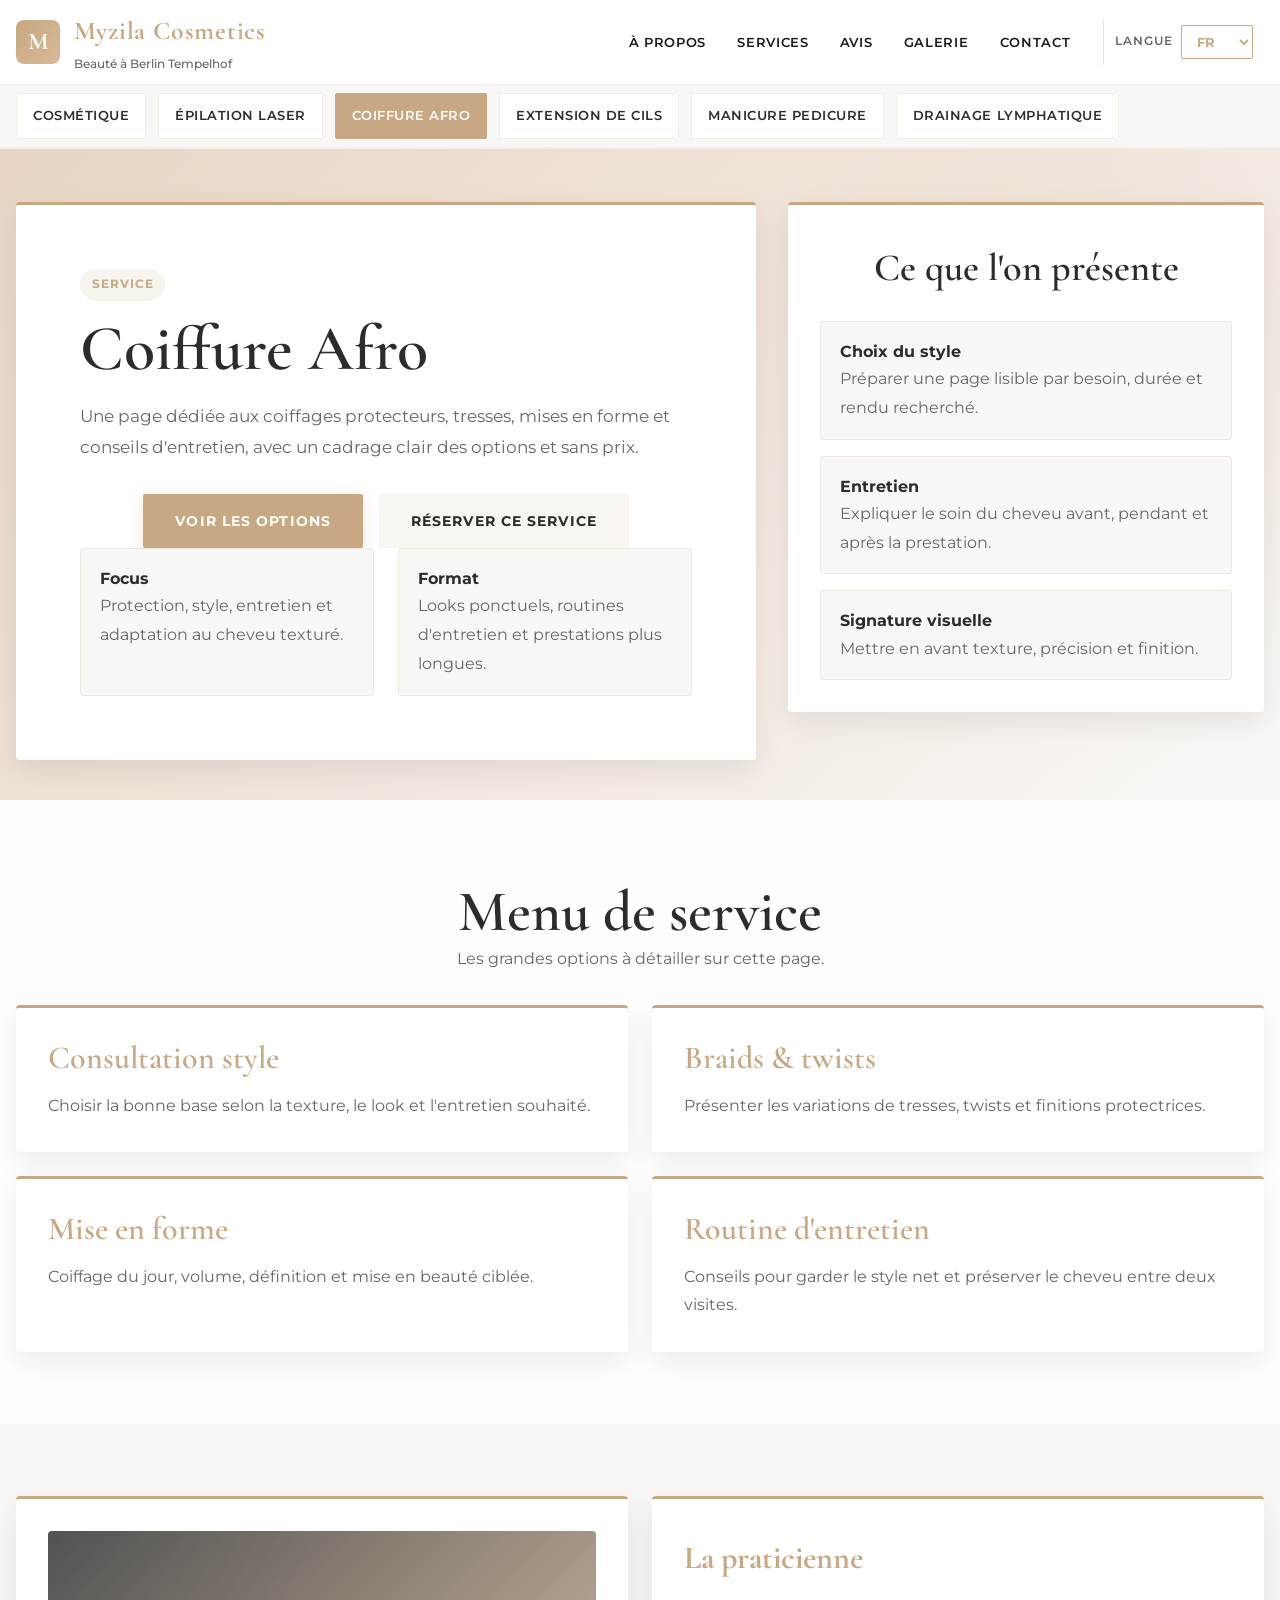
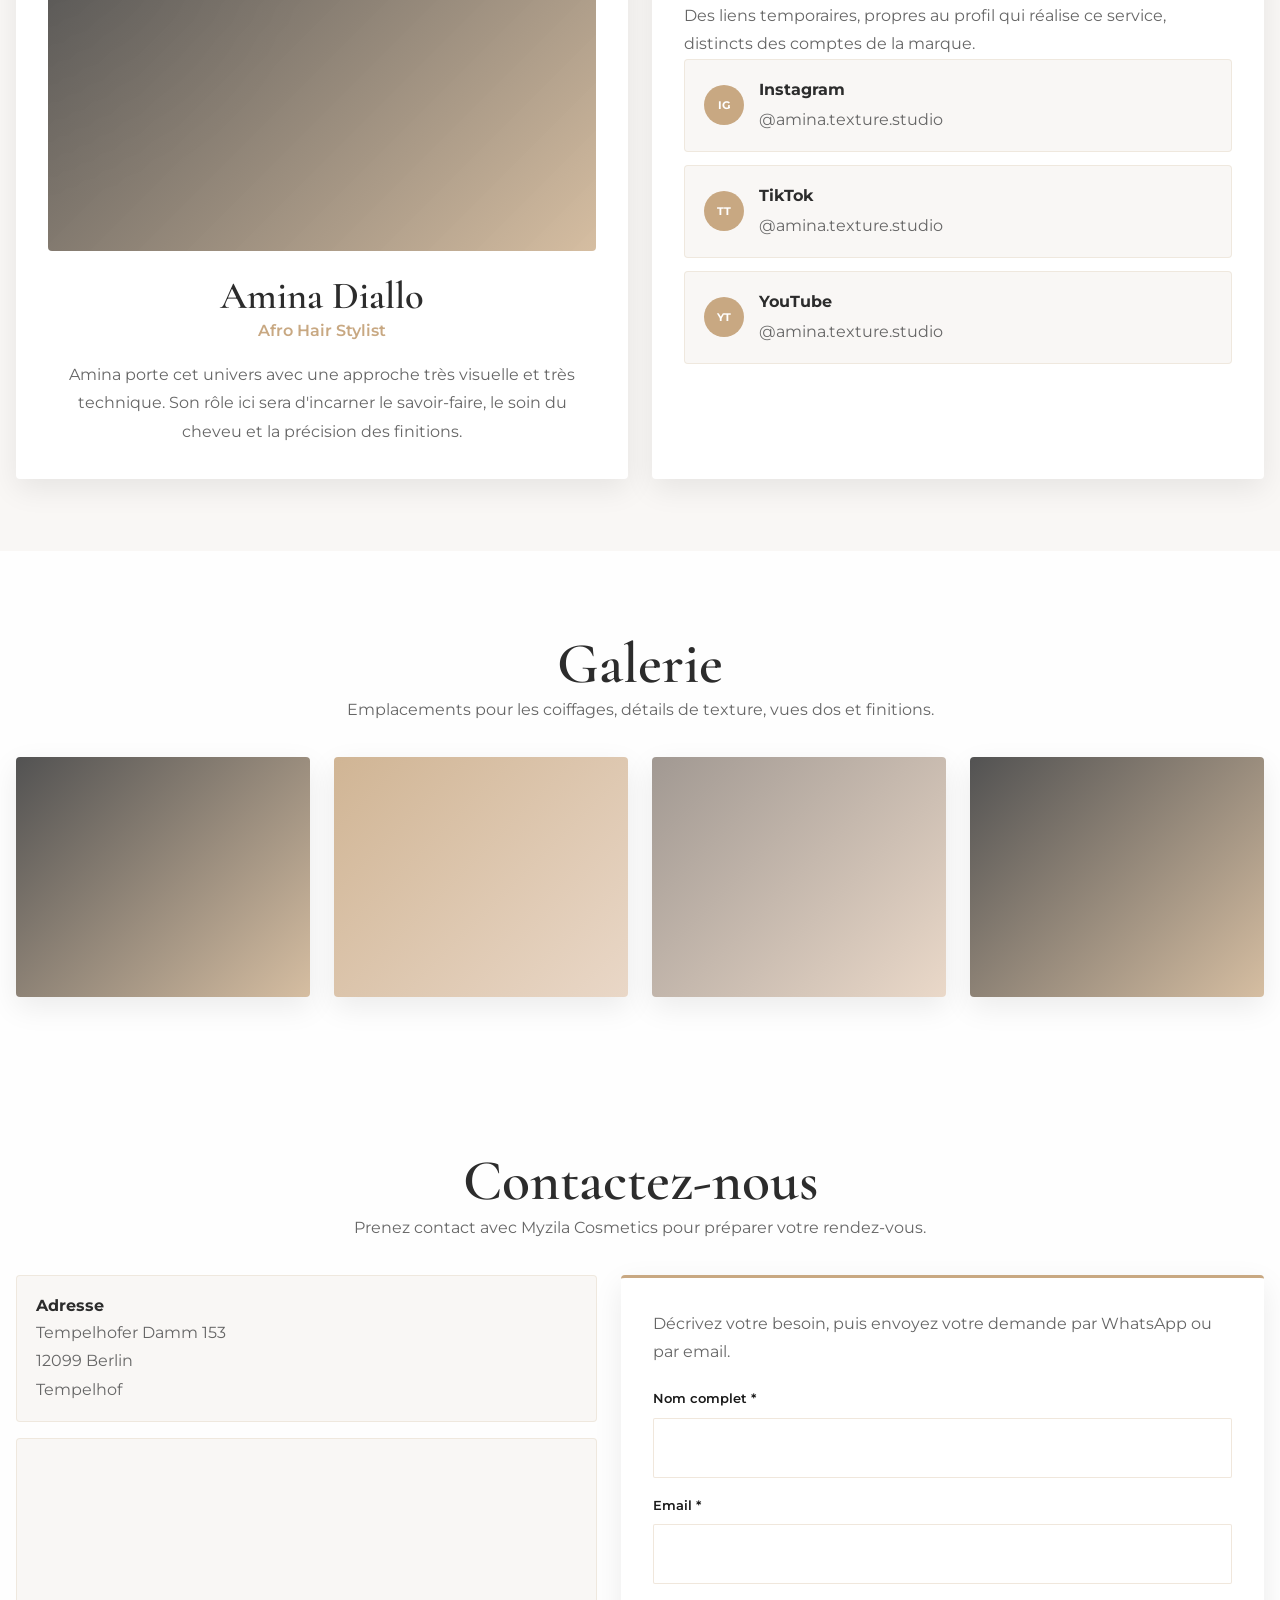
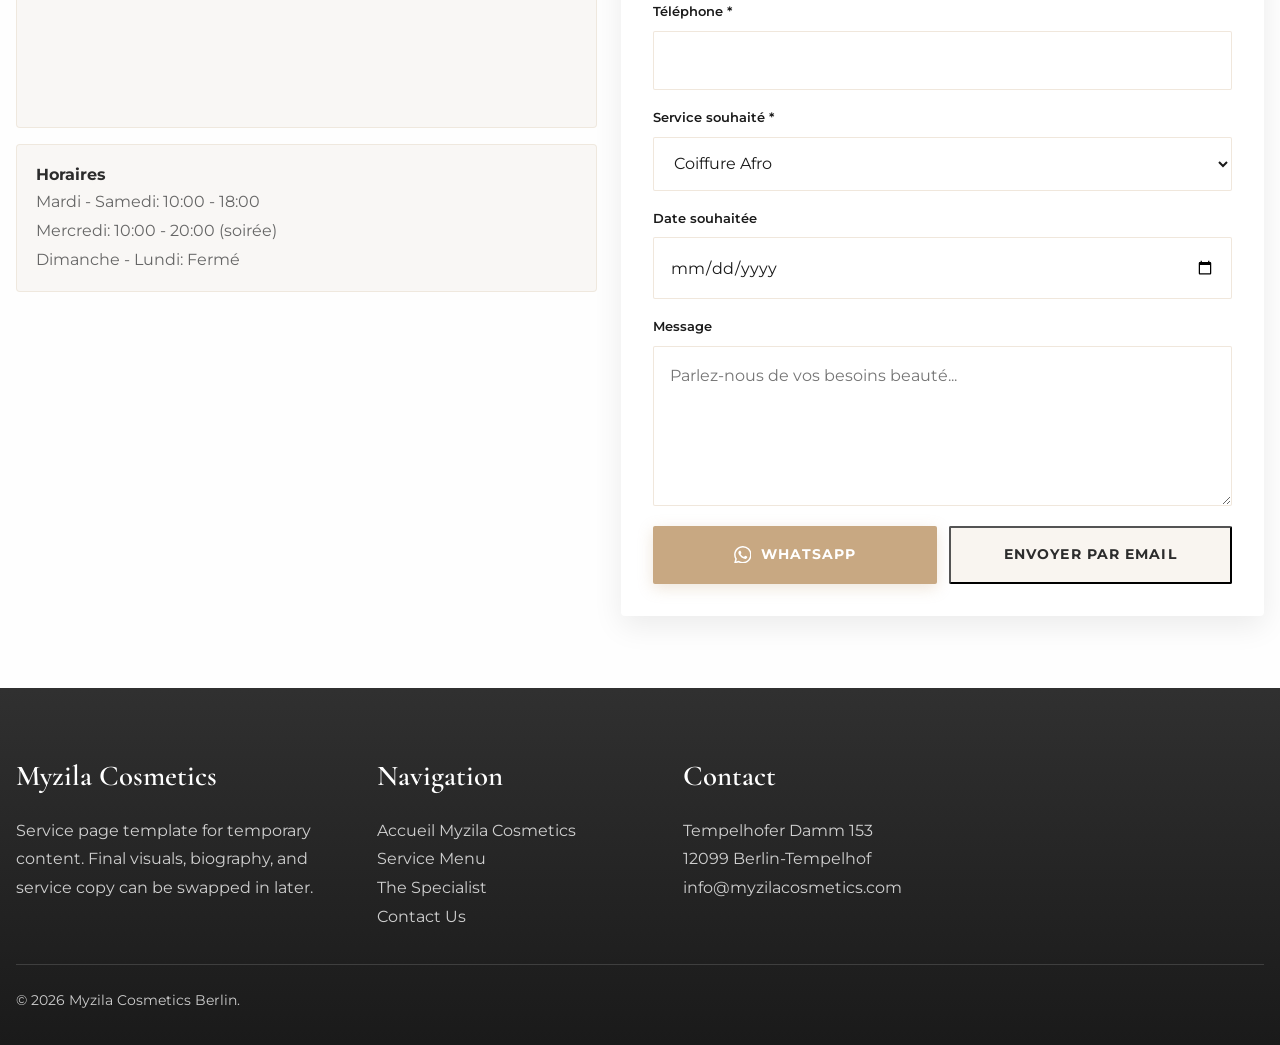
<file: services/coiffure-afro.html>
<!DOCTYPE html>
<html lang="fr">
<head>
    <meta charset="UTF-8">
    <meta name="viewport" content="width=device-width, initial-scale=1.0">
    <title>Afro Hair | Myzila Cosmetics</title>
    <meta name="description" content="Explore afro hair services at Myzila Cosmetics in Berlin Tempelhof, including protective styles, braids, care rituals, and styling consultations.">
    <meta name="robots" content="index,follow">
    <link rel="canonical" href="https://www.myzilacosmetics.com/services/coiffure-afro.html">
    <meta property="og:type" content="website">
    <meta property="og:site_name" content="Myzila Cosmetics">
    <meta property="og:title" content="Afro Hair | Myzila Cosmetics">
    <meta property="og:description" content="Protective styles, braid options, and afro hair care at Myzila Cosmetics in Berlin Tempelhof.">
    <meta property="og:url" content="https://www.myzilacosmetics.com/services/coiffure-afro.html">
    <link rel="stylesheet" href="../styles.css">
</head>
<body>
    <header class="site-header">
        <div class="container topbar">
            <a class="brand" href="../index.html" aria-label="Myzila Cosmetics"><span class="brand-mark">M</span><span class="brand-label"><strong>Myzila Cosmetics</strong><span data-fr="Beauté à Berlin Tempelhof" data-en="Beauty in Berlin Tempelhof" data-de="Beauty in Berlin Tempelhof">Beauté à Berlin Tempelhof</span></span></a>
            <button class="menu-toggle" type="button" data-menu-toggle aria-expanded="false" aria-controls="header-panel"><span class="sr-only" data-fr="Ouvrir le menu" data-en="Open menu" data-de="Menü öffnen">Ouvrir le menu</span><svg viewBox="0 0 24 24" aria-hidden="true" fill="none" stroke="currentColor" stroke-width="2" stroke-linecap="round"><path d="M4 7h16"></path><path d="M4 12h16"></path><path d="M4 17h16"></path></svg></button>
            <div class="header-panel" id="header-panel" data-header-panel>
                <nav class="primary-nav" aria-label="Primary"><a href="../index.html#about" data-fr="À Propos" data-en="About" data-de="Über Uns">À Propos</a><a href="#service-menu" data-fr="Services" data-en="Services" data-de="Leistungen">Services</a><a href="../index.html#reviews" data-fr="Avis" data-en="Reviews" data-de="Bewertungen">Avis</a><a href="#gallery" data-fr="Galerie" data-en="Gallery" data-de="Galerie">Galerie</a><a href="#contact-form" data-fr="Contact" data-en="Contact" data-de="Kontakt">Contact</a></nav>
                <div class="header-actions"><div class="language-shell"><label for="language-select" data-fr="Langue" data-en="Language" data-de="Sprache">Langue</label><select class="language-select" id="language-select" data-language-select data-default-lang="fr" aria-label="Language"><option value="fr">FR</option><option value="en">EN</option><option value="de">DE</option></select></div></div>
            </div>
        </div>
        <nav class="service-strip" aria-label="Services principaux"><div class="container"><a class="service-pill" href="cosmetique.html" data-fr="Cosmétique" data-en="Cosmetics" data-de="Kosmetik">Cosmétique</a><a class="service-pill" href="epilation-laser.html" data-fr="Épilation Laser" data-en="Laser Hair Removal" data-de="Laser-Haarentfernung">Épilation Laser</a><a class="service-pill is-active" href="coiffure-afro.html" data-fr="Coiffure Afro" data-en="Afro Hair" data-de="Afro Hair">Coiffure Afro</a><a class="service-pill" href="extension-cils.html" data-fr="Extension de Cils" data-en="Lash Extensions" data-de="Wimpernverlängerung">Extension de Cils</a><a class="service-pill" href="manicure-pedicure.html" data-fr="Manicure Pedicure" data-en="Manicure Pedicure" data-de="Maniküre Pediküre">Manicure Pedicure</a><a class="service-pill" href="lymphatic-drainage.html" data-fr="Drainage lymphatique" data-en="Lymphatic Drainage" data-de="Lymphdrainage">Drainage lymphatique</a></div></nav>
    </header>
    <main>
        <section class="service-hero"><div class="container service-hero-layout"><div class="service-hero-panel"><span class="eyebrow">Service</span><h1 class="service-hero-title" data-fr="Coiffure Afro" data-en="Afro Hair" data-de="Afro Hair">Coiffure Afro</h1><p class="service-hero-copy">Une page dédiée aux coiffages protecteurs, tresses, mises en forme et conseils d'entretien, avec un cadrage clair des options et sans prix.</p><div class="button-row"><a class="button button-primary" href="#service-menu">Voir les options</a><a class="button button-secondary" href="#contact-form">Réserver ce service</a></div><div class="service-highlights"><div class="service-highlight"><strong>Focus</strong><span>Protection, style, entretien et adaptation au cheveu texturé.</span></div><div class="service-highlight"><strong>Format</strong><span>Looks ponctuels, routines d'entretien et prestations plus longues.</span></div></div></div><aside class="service-hero-aside"><div class="section-header"><h2 class="card-title">Ce que l'on présente</h2></div><div class="list-stack"><div class="list-item"><strong>Choix du style</strong><span>Préparer une page lisible par besoin, durée et rendu recherché.</span></div><div class="list-item"><strong>Entretien</strong><span>Expliquer le soin du cheveu avant, pendant et après la prestation.</span></div><div class="list-item"><strong>Signature visuelle</strong><span>Mettre en avant texture, précision et finition.</span></div></div></aside></div></section>
        <section class="page-section" id="service-menu"><div class="container"><div class="section-header"><h2 class="section-title">Menu de service</h2><p class="section-copy">Les grandes options à détailler sur cette page.</p></div><div class="grid-two"><article class="detail-card"><h3 class="card-title">Consultation style</h3><p class="card-copy">Choisir la bonne base selon la texture, le look et l'entretien souhaité.</p></article><article class="detail-card"><h3 class="card-title">Braids & twists</h3><p class="card-copy">Présenter les variations de tresses, twists et finitions protectrices.</p></article><article class="detail-card"><h3 class="card-title">Mise en forme</h3><p class="card-copy">Coiffage du jour, volume, définition et mise en beauté ciblée.</p></article><article class="detail-card"><h3 class="card-title">Routine d'entretien</h3><p class="card-copy">Conseils pour garder le style net et préserver le cheveu entre deux visites.</p></article></div></div></section>
        <section class="page-section alt-section" id="artist"><div class="container grid-two"><article class="profile-card profile-night"><div class="profile-visual" aria-hidden="true"></div><div><h2 class="profile-name">Amina Diallo</h2><p class="profile-role">Afro Hair Stylist</p><p class="profile-copy">Amina porte cet univers avec une approche très visuelle et très technique. Son rôle ici sera d'incarner le savoir-faire, le soin du cheveu et la précision des finitions.</p></div></article><article class="social-card"><h3>La praticienne</h3><p class="contact-copy">Des liens temporaires, propres au profil qui réalise ce service, distincts des comptes de la marque.</p><a class="social-link practitioner-link" href="https://www.instagram.com/amina.texture.studio" target="_blank" rel="noreferrer"><strong>Instagram</strong><span>@amina.texture.studio</span></a><a class="social-link practitioner-link" href="https://www.tiktok.com/@amina.texture.studio" target="_blank" rel="noreferrer"><strong>TikTok</strong><span>@amina.texture.studio</span></a><a class="social-link practitioner-link" href="https://www.youtube.com/@amina.texture.studio" target="_blank" rel="noreferrer"><strong>YouTube</strong><span>@amina.texture.studio</span></a></article></div></section>
        <section class="page-section" id="gallery"><div class="container"><div class="section-header"><h2 class="section-title">Galerie</h2><p class="section-copy">Emplacements pour les coiffages, détails de texture, vues dos et finitions.</p></div><div class="grid-four"><article class="photo-card photo-night"><div class="photo-fill" aria-hidden="true"></div></article><article class="photo-card photo-warm"><div class="photo-fill" aria-hidden="true"></div></article><article class="photo-card photo-cool"><div class="photo-fill" aria-hidden="true"></div></article><article class="photo-card photo-night"><div class="photo-fill" aria-hidden="true"></div></article></div></div></section>
        <section class="page-section" id="contact"><div class="container"><div class="section-header"><h2 class="section-title" data-fr="Contactez-nous" data-en="Contact Us" data-de="Kontakt">Contactez-nous</h2><p class="section-copy" data-fr="Prenez contact avec Myzila Cosmetics pour préparer votre rendez-vous." data-en="Contact Myzila Cosmetics to prepare your appointment." data-de="Kontaktieren Sie Myzila Cosmetics, um Ihren Termin vorzubereiten.">Prenez contact avec Myzila Cosmetics pour préparer votre rendez-vous.</p></div><div class="contact-blend"><div class="contact-info-pane"><div class="contact-line"><strong data-fr="Adresse" data-en="Address" data-de="Adresse">Adresse</strong><span>Tempelhofer Damm 153<br>12099 Berlin<br>Tempelhof</span></div><div class="map-embed"><iframe title="Myzila Cosmetics Map" src="https://www.google.com/maps?q=Tempelhofer%20Damm%20153%2C%2012099%20Berlin&output=embed" loading="lazy" referrerpolicy="no-referrer-when-downgrade"></iframe></div><div class="contact-line"><strong data-fr="Horaires" data-en="Opening Hours" data-de="Öffnungszeiten">Horaires</strong><span data-fr="Mardi - Samedi: 10:00 - 18:00<br>Mercredi: 10:00 - 20:00 (soirée)<br>Dimanche - Lundi: Fermé" data-en="Tuesday - Saturday: 10:00 - 18:00<br>Wednesday: 10:00 - 20:00 (evening appointments)<br>Sunday - Monday: Closed" data-de="Dienstag - Samstag: 10:00 - 18:00<br>Mittwoch: 10:00 - 20:00 (Abendtermine)<br>Sonntag - Montag: Geschlossen" data-i18n-mode="html">Mardi - Samedi: 10:00 - 18:00<br>Mercredi: 10:00 - 20:00 (soirée)<br>Dimanche - Lundi: Fermé</span></div></div><article class="contact-card contact-form-pane" id="contact-form"><p class="contact-copy" style="margin-bottom: 1.25rem;" data-fr="Décrivez votre besoin, puis envoyez votre demande par WhatsApp ou par email." data-en="Describe what you need, then send your request via WhatsApp or email." data-de="Beschreiben Sie Ihr Anliegen und senden Sie Ihre Anfrage dann per WhatsApp oder E-Mail.">Décrivez votre besoin, puis envoyez votre demande par WhatsApp ou par email.</p><form class="form-grid" id="appointment-form"><div class="field"><label for="name" data-fr="Nom complet *" data-en="Full Name *" data-de="Vollständiger Name *">Nom complet *</label><input id="name" type="text"></div><div class="field"><label for="email">Email *</label><input id="email" type="email"></div><div class="field"><label for="phone" data-fr="Téléphone *" data-en="Phone Number *" data-de="Telefonnummer *">Téléphone *</label><input id="phone" type="tel"></div><div class="field"><label for="service" data-fr="Service souhaité *" data-en="Service of Interest *" data-de="Gewünschte Leistung *">Service souhaité *</label><select id="service"><option data-fr="Sélectionnez un service" data-en="Select a service" data-de="Wählen Sie eine Leistung">Sélectionnez un service</option><option data-fr="Cosmétique" data-en="Cosmetics" data-de="Kosmetik">Cosmétique</option><option data-fr="Épilation Laser" data-en="Laser Hair Removal" data-de="Laser-Haarentfernung">Épilation Laser</option><option selected data-fr="Coiffure Afro" data-en="Afro Hair" data-de="Afro Hair">Coiffure Afro</option><option data-fr="Extension de Cils" data-en="Lash Extensions" data-de="Wimpernverlängerung">Extension de Cils</option><option data-fr="Manicure Pedicure" data-en="Manicure Pedicure" data-de="Maniküre Pediküre">Manicure Pedicure</option><option data-fr="Drainage lymphatique" data-en="Lymphatic Drainage" data-de="Lymphdrainage">Drainage lymphatique</option></select></div><div class="field"><label for="date" data-fr="Date souhaitée" data-en="Preferred Date" data-de="Wunschtermin">Date souhaitée</label><input id="date" type="date"></div><div class="field"><label for="message" data-fr="Message" data-en="Message" data-de="Nachricht">Message</label><textarea id="message" data-i18n-mode="placeholder" data-fr="Parlez-nous de vos besoins beauté..." data-en="Tell us about your beauty needs..." data-de="Erzählen Sie uns von Ihren Beauty-Bedürfnissen..." placeholder="Parlez-nous de vos besoins beauté..."></textarea></div><div class="form-actions"><a class="button button-primary button-whatsapp" id="whatsapp-button" data-whatsapp-link href="https://wa.me/4915563532093" target="_blank" rel="noreferrer"><svg class="button-icon" viewBox="0 0 24 24" aria-hidden="true"><path d="M20.52 3.48A11.86 11.86 0 0 0 12.08 0C5.5 0 .16 5.34.16 11.92c0 2.1.55 4.16 1.6 5.97L0 24l6.31-1.65a11.88 11.88 0 0 0 5.77 1.48h.01c6.58 0 11.92-5.34 11.92-11.92 0-3.18-1.24-6.17-3.49-8.43zM12.09 21.8a9.9 9.9 0 0 1-5.04-1.38l-.36-.21-3.75.98 1-3.65-.24-.37a9.86 9.86 0 0 1-1.52-5.25c0-5.46 4.44-9.9 9.9-9.9 2.64 0 5.12 1.03 6.99 2.9a9.83 9.83 0 0 1 2.9 6.99c0 5.46-4.44 9.89-9.89 9.89zm5.43-7.42c-.3-.15-1.76-.87-2.03-.97-.27-.1-.47-.15-.67.15-.2.3-.77.97-.95 1.17-.17.2-.35.22-.65.07-.3-.15-1.26-.46-2.4-1.46a9.06 9.06 0 0 1-1.66-2.07c-.17-.3-.02-.46.13-.61.14-.14.3-.35.45-.52.15-.17.2-.3.3-.5.1-.2.05-.37-.02-.52-.07-.15-.67-1.62-.92-2.22-.24-.58-.48-.5-.67-.51h-.57c-.2 0-.52.07-.79.37-.27.3-1.04 1.02-1.04 2.49s1.07 2.88 1.22 3.08c.15.2 2.1 3.21 5.09 4.5.71.31 1.26.5 1.69.64.71.23 1.35.2 1.86.12.57-.08 1.76-.72 2.01-1.42.25-.69.25-1.29.17-1.42-.07-.12-.27-.2-.57-.35z" fill="currentColor"/></svg><span data-fr="WhatsApp" data-en="WhatsApp" data-de="WhatsApp">WhatsApp</span></a><button class="button button-secondary" type="submit" data-fr="Envoyer par email" data-en="Send by Email" data-de="Per E-Mail senden">Envoyer par email</button></div></form></article></div></div></section>
    </main>
    <footer class="footer"><div class="container"><div class="footer-content"><div class="footer-section"><h3>Myzila Cosmetics</h3><p>Service page template for temporary content. Final visuals, biography, and service copy can be swapped in later.</p></div><div class="footer-section"><h3>Navigation</h3><a href="../index.html">Accueil Myzila Cosmetics</a><a href="#service-menu">Service Menu</a><a href="#artist">The Specialist</a><a href="#contact-form">Contact Us</a></div><div class="footer-section"><h3>Contact</h3><p>Tempelhofer Damm 153<br>12099 Berlin-Tempelhof<br>info@myzilacosmetics.com</p></div></div><div class="footer-bottom"><p>&copy; 2026 Myzila Cosmetics Berlin.</p></div></div></footer>
    <script src="../app.js"></script>
</body>
</html>
</file>
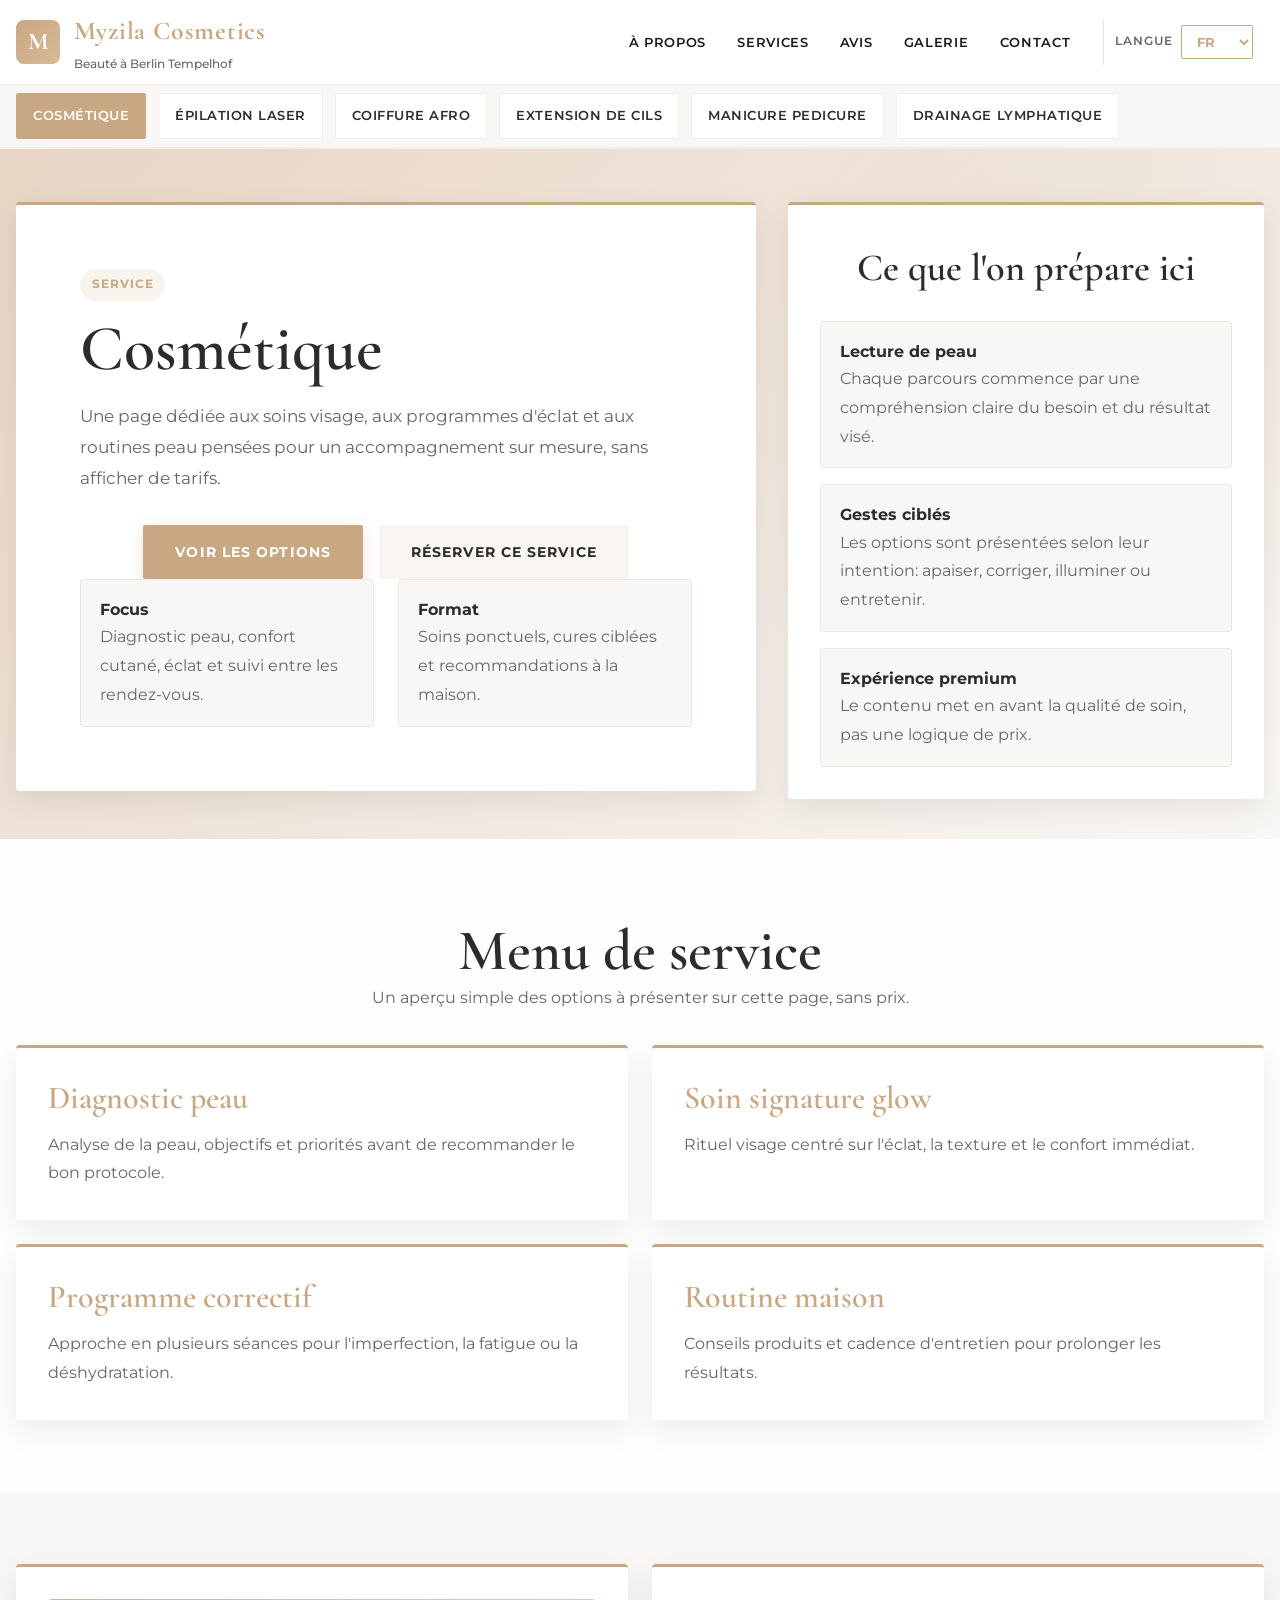
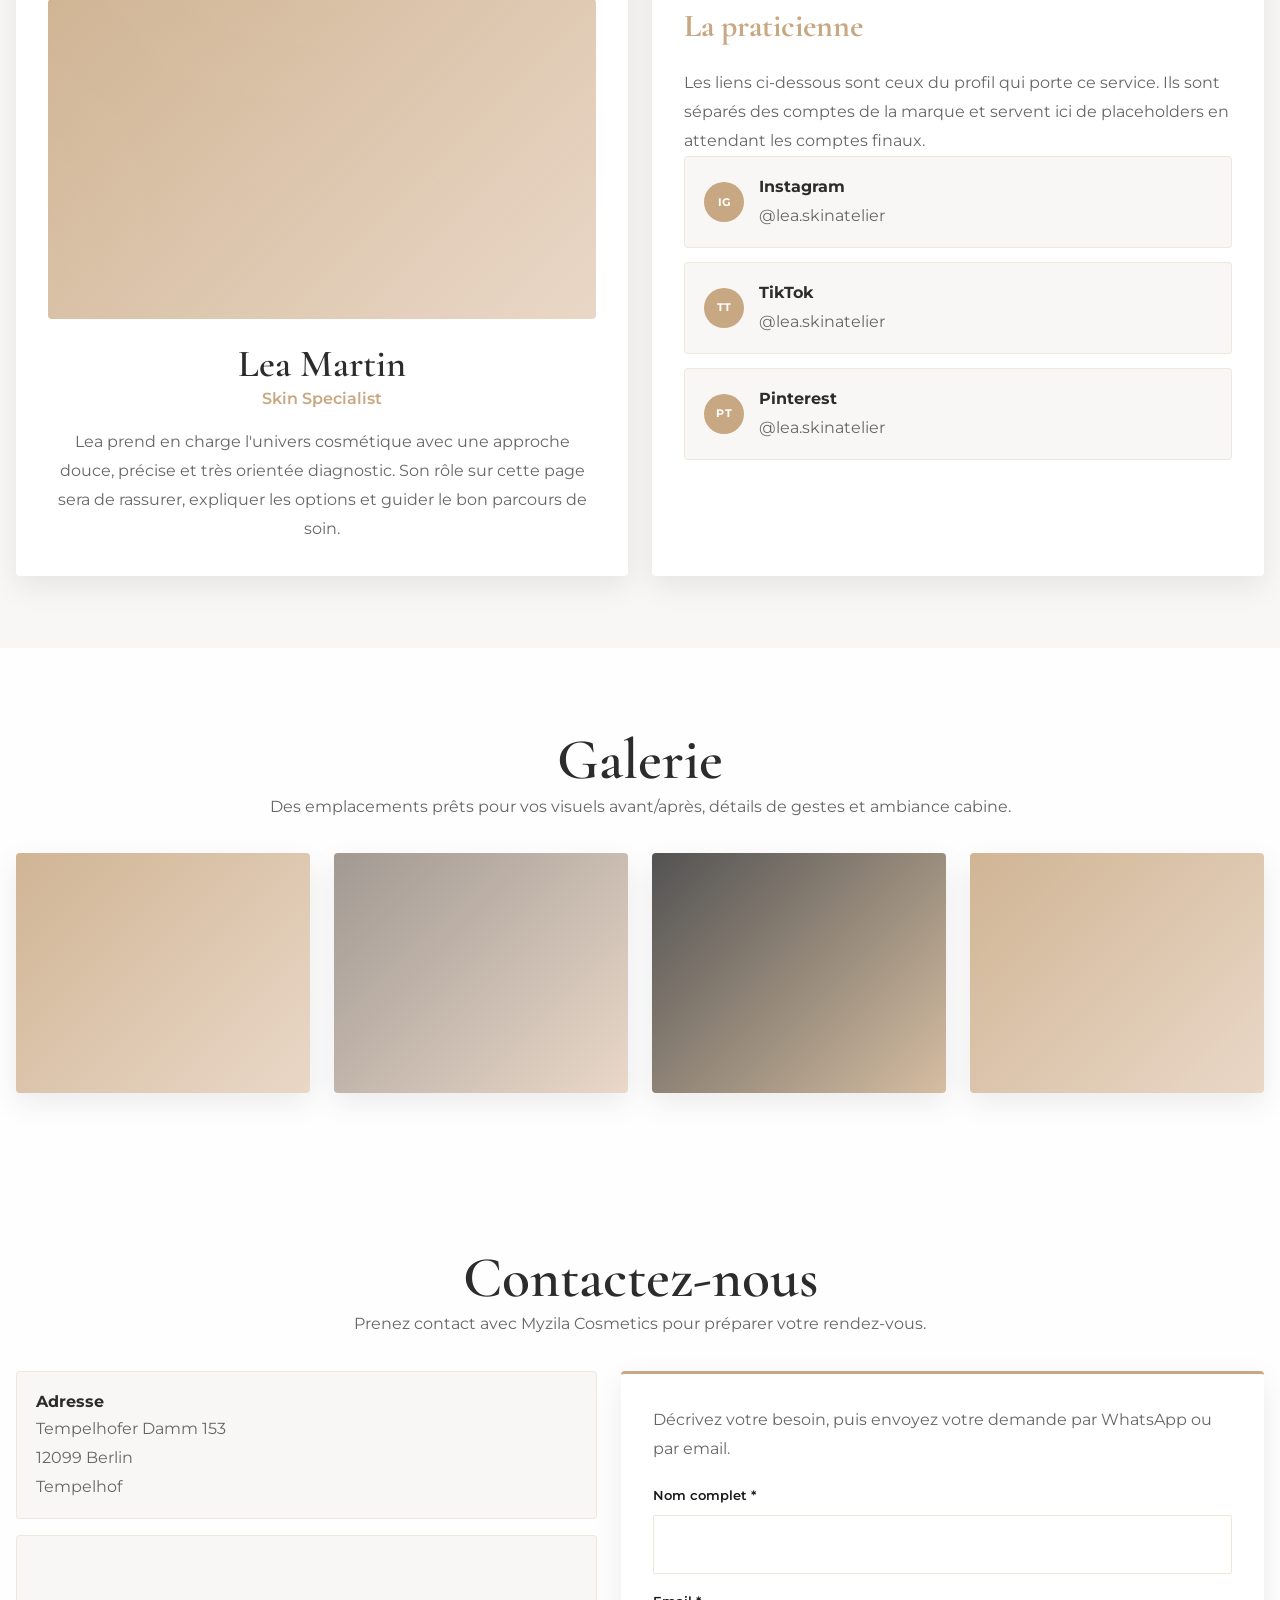
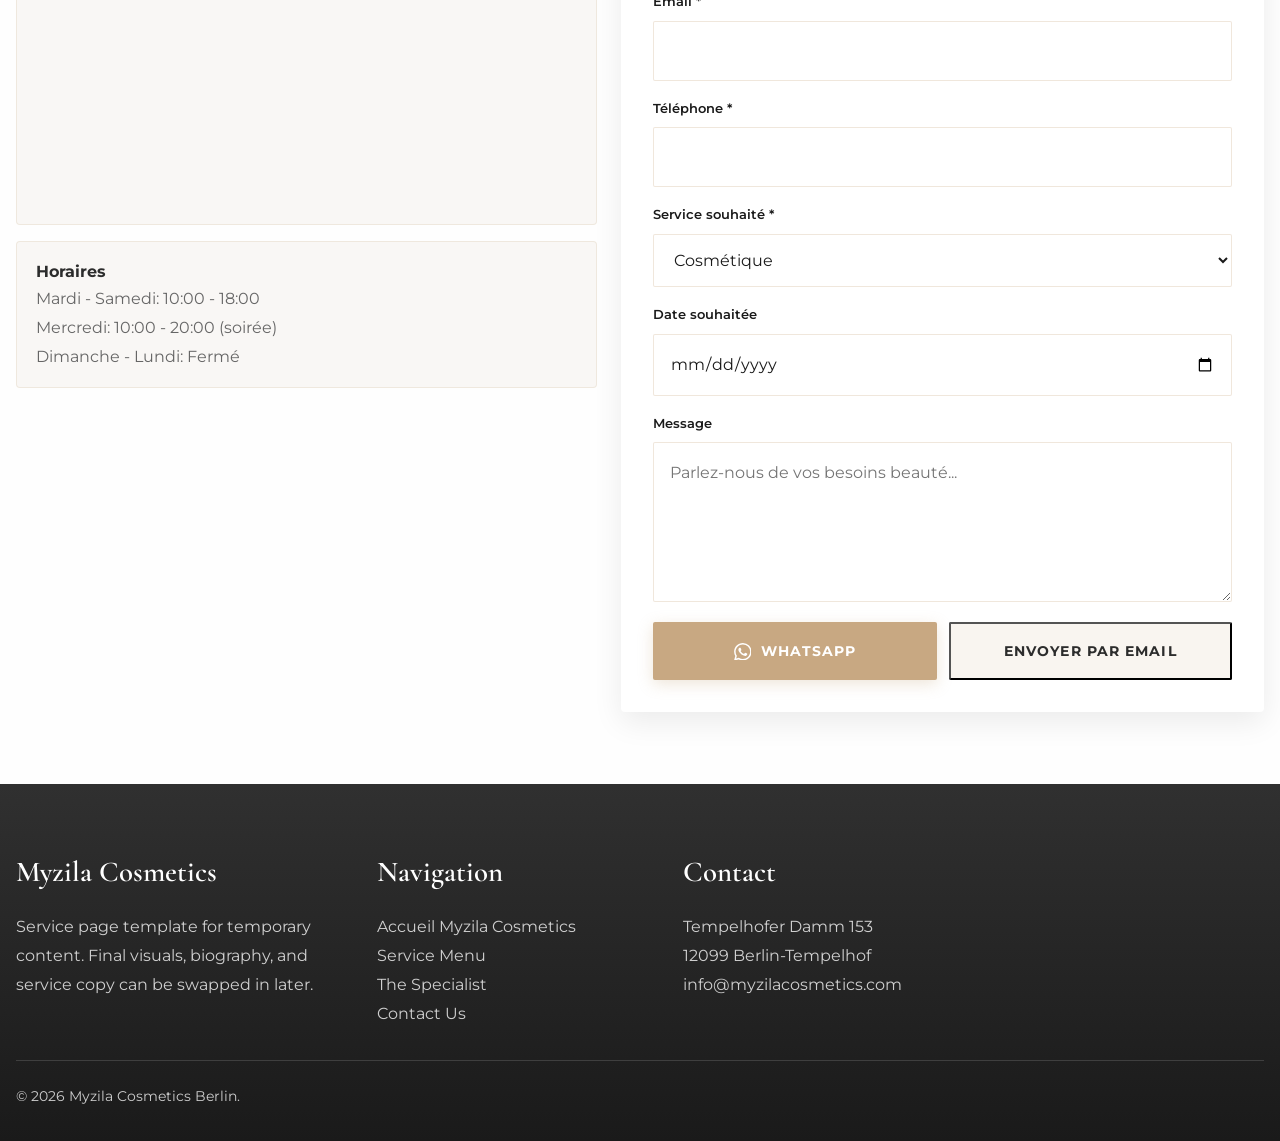
<file: services/cosmetique.html>
<!DOCTYPE html>
<html lang="fr">
<head>
    <meta charset="UTF-8">
    <meta name="viewport" content="width=device-width, initial-scale=1.0">
    <title>Cosmetique | Myzila Cosmetics</title>
    <meta name="description" content="Discover cosmetics treatments at Myzila Cosmetics in Berlin Tempelhof, including facials, skin rituals, glow programs, and tailored home-care guidance.">
    <meta name="robots" content="index,follow">
    <link rel="canonical" href="https://www.myzilacosmetics.com/services/cosmetique.html">
    <meta property="og:type" content="website">
    <meta property="og:site_name" content="Myzila Cosmetics">
    <meta property="og:title" content="Cosmetique | Myzila Cosmetics">
    <meta property="og:description" content="Facials, glow rituals, and tailored skin-care journeys at Myzila Cosmetics in Berlin Tempelhof.">
    <meta property="og:url" content="https://www.myzilacosmetics.com/services/cosmetique.html">
    <link rel="stylesheet" href="../styles.css">
</head>
<body>
    <header class="site-header">
        <div class="container topbar">
            <a class="brand" href="../index.html" aria-label="Myzila Cosmetics">
                <span class="brand-mark">M</span>
                <span class="brand-label">
                    <strong>Myzila Cosmetics</strong>
                    <span data-fr="Beauté à Berlin Tempelhof" data-en="Beauty in Berlin Tempelhof" data-de="Beauty in Berlin Tempelhof">Beauté à Berlin Tempelhof</span>
                </span>
            </a>

            <button class="menu-toggle" type="button" data-menu-toggle aria-expanded="false" aria-controls="header-panel">
                <span class="sr-only" data-fr="Ouvrir le menu" data-en="Open menu" data-de="Menü öffnen">Ouvrir le menu</span>
                <svg viewBox="0 0 24 24" aria-hidden="true" fill="none" stroke="currentColor" stroke-width="2" stroke-linecap="round">
                    <path d="M4 7h16"></path>
                    <path d="M4 12h16"></path>
                    <path d="M4 17h16"></path>
                </svg>
            </button>

            <div class="header-panel" id="header-panel" data-header-panel>
                <nav class="primary-nav" aria-label="Primary">
                    <a href="../index.html#about" data-fr="À Propos" data-en="About" data-de="Über Uns">À Propos</a>
                    <a href="#service-menu" data-fr="Services" data-en="Services" data-de="Leistungen">Services</a>
                    <a href="../index.html#reviews" data-fr="Avis" data-en="Reviews" data-de="Bewertungen">Avis</a>
                    <a href="#gallery" data-fr="Galerie" data-en="Gallery" data-de="Galerie">Galerie</a>
                    <a href="#contact-form" data-fr="Contact" data-en="Contact" data-de="Kontakt">Contact</a>
                </nav>

                <div class="header-actions">
                    <div class="language-shell">
                        <label for="language-select" data-fr="Langue" data-en="Language" data-de="Sprache">Langue</label>
                        <select class="language-select" id="language-select" data-language-select data-default-lang="fr" aria-label="Language">
                            <option value="fr">FR</option>
                            <option value="en">EN</option>
                            <option value="de">DE</option>
                        </select>
                    </div>
                </div>
            </div>
        </div>

        <nav class="service-strip" aria-label="Services principaux">
            <div class="container">
                <a class="service-pill is-active" href="cosmetique.html" data-fr="Cosmétique" data-en="Cosmetics" data-de="Kosmetik">Cosmétique</a>
                <a class="service-pill" href="epilation-laser.html" data-fr="Épilation Laser" data-en="Laser Hair Removal" data-de="Laser-Haarentfernung">Épilation Laser</a>
                <a class="service-pill" href="coiffure-afro.html" data-fr="Coiffure Afro" data-en="Afro Hair" data-de="Afro Hair">Coiffure Afro</a>
                <a class="service-pill" href="extension-cils.html" data-fr="Extension de Cils" data-en="Lash Extensions" data-de="Wimpernverlängerung">Extension de Cils</a>
                <a class="service-pill" href="manicure-pedicure.html" data-fr="Manicure Pedicure" data-en="Manicure Pedicure" data-de="Maniküre Pediküre">Manicure Pedicure</a>
                <a class="service-pill" href="lymphatic-drainage.html" data-fr="Drainage lymphatique" data-en="Lymphatic Drainage" data-de="Lymphdrainage">Drainage lymphatique</a>
            </div>
        </nav>
    </header>

    <main>
        <section class="service-hero">
            <div class="container service-hero-layout">
                <div class="service-hero-panel">
                    <span class="eyebrow" data-fr="Service" data-en="Service" data-de="Service">Service</span>
                    <h1 class="service-hero-title" data-fr="Cosmétique" data-en="Cosmetics" data-de="Kosmetik">Cosmétique</h1>
                    <p class="service-hero-copy">Une page dédiée aux soins visage, aux programmes d'éclat et aux routines peau pensées pour un accompagnement sur mesure, sans afficher de tarifs.</p>
                    <div class="button-row">
                        <a class="button button-primary" href="#service-menu" data-fr="Voir les options" data-en="View options" data-de="Optionen ansehen">Voir les options</a>
                        <a class="button button-secondary" href="#contact-form" data-fr="Réserver ce service" data-en="Book this service" data-de="Diesen Service anfragen">Réserver ce service</a>
                    </div>
                    <div class="service-highlights">
                        <div class="service-highlight">
                            <strong>Focus</strong>
                            <span>Diagnostic peau, confort cutané, éclat et suivi entre les rendez-vous.</span>
                        </div>
                        <div class="service-highlight">
                            <strong>Format</strong>
                            <span>Soins ponctuels, cures ciblées et recommandations à la maison.</span>
                        </div>
                    </div>
                </div>
                <aside class="service-hero-aside">
                    <div class="section-header">
                        <h2 class="card-title">Ce que l'on prépare ici</h2>
                    </div>
                    <div class="list-stack">
                        <div class="list-item">
                            <strong>Lecture de peau</strong>
                            <span>Chaque parcours commence par une compréhension claire du besoin et du résultat visé.</span>
                        </div>
                        <div class="list-item">
                            <strong>Gestes ciblés</strong>
                            <span>Les options sont présentées selon leur intention: apaiser, corriger, illuminer ou entretenir.</span>
                        </div>
                        <div class="list-item">
                            <strong>Expérience premium</strong>
                            <span>Le contenu met en avant la qualité de soin, pas une logique de prix.</span>
                        </div>
                    </div>
                </aside>
            </div>
        </section>

        <section class="page-section" id="service-menu">
            <div class="container">
                <div class="section-header">
                    <h2 class="section-title">Menu de service</h2>
                    <p class="section-copy">Un aperçu simple des options à présenter sur cette page, sans prix.</p>
                </div>
                <div class="grid-two">
                    <article class="detail-card">
                        <h3 class="card-title">Diagnostic peau</h3>
                        <p class="card-copy">Analyse de la peau, objectifs et priorités avant de recommander le bon protocole.</p>
                    </article>
                    <article class="detail-card">
                        <h3 class="card-title">Soin signature glow</h3>
                        <p class="card-copy">Rituel visage centré sur l'éclat, la texture et le confort immédiat.</p>
                    </article>
                    <article class="detail-card">
                        <h3 class="card-title">Programme correctif</h3>
                        <p class="card-copy">Approche en plusieurs séances pour l'imperfection, la fatigue ou la déshydratation.</p>
                    </article>
                    <article class="detail-card">
                        <h3 class="card-title">Routine maison</h3>
                        <p class="card-copy">Conseils produits et cadence d'entretien pour prolonger les résultats.</p>
                    </article>
                </div>
            </div>
        </section>

        <section class="page-section alt-section" id="artist">
            <div class="container grid-two">
                <article class="profile-card profile-warm">
                    <div class="profile-visual" aria-hidden="true"></div>
                    <div>
                        <h2 class="profile-name">Lea Martin</h2>
                        <p class="profile-role">Skin Specialist</p>
                        <p class="profile-copy">Lea prend en charge l'univers cosmétique avec une approche douce, précise et très orientée diagnostic. Son rôle sur cette page sera de rassurer, expliquer les options et guider le bon parcours de soin.</p>
                    </div>
                </article>
                <article class="social-card">
                    <h3>La praticienne</h3>
                    <p class="contact-copy">Les liens ci-dessous sont ceux du profil qui porte ce service. Ils sont séparés des comptes de la marque et servent ici de placeholders en attendant les comptes finaux.</p>
                    <a class="social-link practitioner-link" href="https://www.instagram.com/lea.skinatelier" target="_blank" rel="noreferrer">
                        <strong>Instagram</strong>
                        <span>@lea.skinatelier</span>
                    </a>
                    <a class="social-link practitioner-link" href="https://www.tiktok.com/@lea.skinatelier" target="_blank" rel="noreferrer">
                        <strong>TikTok</strong>
                        <span>@lea.skinatelier</span>
                    </a>
                    <a class="social-link practitioner-link" href="https://www.pinterest.com/lea.skinatelier" target="_blank" rel="noreferrer">
                        <strong>Pinterest</strong>
                        <span>@lea.skinatelier</span>
                    </a>
                </article>
            </div>
        </section>

        <section class="page-section" id="gallery">
            <div class="container">
                <div class="section-header">
                    <h2 class="section-title">Galerie</h2>
                    <p class="section-copy">Des emplacements prêts pour vos visuels avant/après, détails de gestes et ambiance cabine.</p>
                </div>
                <div class="grid-four">
                    <article class="photo-card photo-warm"><div class="photo-fill" aria-hidden="true"></div></article>
                    <article class="photo-card photo-cool"><div class="photo-fill" aria-hidden="true"></div></article>
                    <article class="photo-card photo-night"><div class="photo-fill" aria-hidden="true"></div></article>
                    <article class="photo-card photo-warm"><div class="photo-fill" aria-hidden="true"></div></article>
                </div>
            </div>
        </section>

        <section class="page-section" id="contact">
            <div class="container">
                <div class="section-header">
                    <h2 class="section-title" data-fr="Contactez-nous" data-en="Contact Us" data-de="Kontakt">Contactez-nous</h2>
                    <p class="section-copy" data-fr="Prenez contact avec Myzila Cosmetics pour préparer votre rendez-vous." data-en="Contact Myzila Cosmetics to prepare your appointment." data-de="Kontaktieren Sie Myzila Cosmetics, um Ihren Termin vorzubereiten.">Prenez contact avec Myzila Cosmetics pour préparer votre rendez-vous.</p>
                </div>

                <div class="contact-blend">
                    <div class="contact-info-pane">
                        <div class="contact-line">
                            <strong data-fr="Adresse" data-en="Address" data-de="Adresse">Adresse</strong>
                            <span>Tempelhofer Damm 153<br>12099 Berlin<br>Tempelhof</span>
                        </div>
                        <div class="map-embed">
                            <iframe
                                title="Myzila Cosmetics Map"
                                src="https://www.google.com/maps?q=Tempelhofer%20Damm%20153%2C%2012099%20Berlin&output=embed"
                                loading="lazy"
                                referrerpolicy="no-referrer-when-downgrade"></iframe>
                        </div>
                        <div class="contact-line">
                            <strong data-fr="Horaires" data-en="Opening Hours" data-de="Öffnungszeiten">Horaires</strong>
                            <span data-fr="Mardi - Samedi: 10:00 - 18:00<br>Mercredi: 10:00 - 20:00 (soirée)<br>Dimanche - Lundi: Fermé" data-en="Tuesday - Saturday: 10:00 - 18:00<br>Wednesday: 10:00 - 20:00 (evening appointments)<br>Sunday - Monday: Closed" data-de="Dienstag - Samstag: 10:00 - 18:00<br>Mittwoch: 10:00 - 20:00 (Abendtermine)<br>Sonntag - Montag: Geschlossen" data-i18n-mode="html">Mardi - Samedi: 10:00 - 18:00<br>Mercredi: 10:00 - 20:00 (soirée)<br>Dimanche - Lundi: Fermé</span>
                        </div>
                    </div>

                    <article class="contact-card contact-form-pane" id="contact-form">
                        <p class="contact-copy" style="margin-bottom: 1.25rem;" data-fr="Décrivez votre besoin, puis envoyez votre demande par WhatsApp ou par email." data-en="Describe what you need, then send your request via WhatsApp or email." data-de="Beschreiben Sie Ihr Anliegen und senden Sie Ihre Anfrage dann per WhatsApp oder E-Mail.">Décrivez votre besoin, puis envoyez votre demande par WhatsApp ou par email.</p>
                        <form class="form-grid" id="appointment-form">
                            <div class="field">
                                <label for="name" data-fr="Nom complet *" data-en="Full Name *" data-de="Vollständiger Name *">Nom complet *</label>
                                <input id="name" type="text">
                            </div>
                            <div class="field">
                                <label for="email">Email *</label>
                                <input id="email" type="email">
                            </div>
                            <div class="field">
                                <label for="phone" data-fr="Téléphone *" data-en="Phone Number *" data-de="Telefonnummer *">Téléphone *</label>
                                <input id="phone" type="tel">
                            </div>
                            <div class="field">
                                <label for="service" data-fr="Service souhaité *" data-en="Service of Interest *" data-de="Gewünschte Leistung *">Service souhaité *</label>
                                <select id="service">
                                    <option data-fr="Sélectionnez un service" data-en="Select a service" data-de="Wählen Sie eine Leistung">Sélectionnez un service</option>
                                    <option selected data-fr="Cosmétique" data-en="Cosmetics" data-de="Kosmetik">Cosmétique</option>
                                    <option data-fr="Épilation Laser" data-en="Laser Hair Removal" data-de="Laser-Haarentfernung">Épilation Laser</option>
                                    <option data-fr="Coiffure Afro" data-en="Afro Hair" data-de="Afro Hair">Coiffure Afro</option>
                                    <option data-fr="Extension de Cils" data-en="Lash Extensions" data-de="Wimpernverlängerung">Extension de Cils</option>
                                    <option data-fr="Manicure Pedicure" data-en="Manicure Pedicure" data-de="Maniküre Pediküre">Manicure Pedicure</option>
                                    <option data-fr="Drainage lymphatique" data-en="Lymphatic Drainage" data-de="Lymphdrainage">Drainage lymphatique</option>
                                </select>
                            </div>
                            <div class="field">
                                <label for="date" data-fr="Date souhaitée" data-en="Preferred Date" data-de="Wunschtermin">Date souhaitée</label>
                                <input id="date" type="date">
                            </div>
                            <div class="field">
                                <label for="message" data-fr="Message" data-en="Message" data-de="Nachricht">Message</label>
                                <textarea id="message" data-i18n-mode="placeholder" data-fr="Parlez-nous de vos besoins beauté..." data-en="Tell us about your beauty needs..." data-de="Erzählen Sie uns von Ihren Beauty-Bedürfnissen..." placeholder="Parlez-nous de vos besoins beauté..."></textarea>
                            </div>
                            <div class="form-actions">
                                <a class="button button-primary button-whatsapp" id="whatsapp-button" data-whatsapp-link href="https://wa.me/4915563532093" target="_blank" rel="noreferrer">
                                    <svg class="button-icon" viewBox="0 0 24 24" aria-hidden="true"><path d="M20.52 3.48A11.86 11.86 0 0 0 12.08 0C5.5 0 .16 5.34.16 11.92c0 2.1.55 4.16 1.6 5.97L0 24l6.31-1.65a11.88 11.88 0 0 0 5.77 1.48h.01c6.58 0 11.92-5.34 11.92-11.92 0-3.18-1.24-6.17-3.49-8.43zM12.09 21.8a9.9 9.9 0 0 1-5.04-1.38l-.36-.21-3.75.98 1-3.65-.24-.37a9.86 9.86 0 0 1-1.52-5.25c0-5.46 4.44-9.9 9.9-9.9 2.64 0 5.12 1.03 6.99 2.9a9.83 9.83 0 0 1 2.9 6.99c0 5.46-4.44 9.89-9.89 9.89zm5.43-7.42c-.3-.15-1.76-.87-2.03-.97-.27-.1-.47-.15-.67.15-.2.3-.77.97-.95 1.17-.17.2-.35.22-.65.07-.3-.15-1.26-.46-2.4-1.46a9.06 9.06 0 0 1-1.66-2.07c-.17-.3-.02-.46.13-.61.14-.14.3-.35.45-.52.15-.17.2-.3.3-.5.1-.2.05-.37-.02-.52-.07-.15-.67-1.62-.92-2.22-.24-.58-.48-.5-.67-.51h-.57c-.2 0-.52.07-.79.37-.27.3-1.04 1.02-1.04 2.49s1.07 2.88 1.22 3.08c.15.2 2.1 3.21 5.09 4.5.71.31 1.26.5 1.69.64.71.23 1.35.2 1.86.12.57-.08 1.76-.72 2.01-1.42.25-.69.25-1.29.17-1.42-.07-.12-.27-.2-.57-.35z" fill="currentColor"/></svg>
                                    <span data-fr="WhatsApp" data-en="WhatsApp" data-de="WhatsApp">WhatsApp</span>
                                </a>
                                <button class="button button-secondary" type="submit" data-fr="Envoyer par email" data-en="Send by Email" data-de="Per E-Mail senden">Envoyer par email</button>
                            </div>
                        </form>
                    </article>
                </div>
            </div>
        </section>
    </main>

    <footer class="footer">
        <div class="container">
            <div class="footer-content">
                <div class="footer-section">
                    <h3>Myzila Cosmetics</h3>
                    <p>Service page template for temporary content. Final visuals, biography, and service copy can be swapped in later.</p>
                </div>
                <div class="footer-section">
                    <h3>Navigation</h3>
                    <a href="../index.html">Accueil Myzila Cosmetics</a>
                    <a href="#service-menu">Service Menu</a>
                    <a href="#artist">The Specialist</a>
                    <a href="#contact-form">Contact Us</a>
                </div>
                <div class="footer-section">
                    <h3>Contact</h3>
                    <p>Tempelhofer Damm 153<br>12099 Berlin-Tempelhof<br>info@myzilacosmetics.com</p>
                </div>
            </div>
            <div class="footer-bottom">
                <p>&copy; 2026 Myzila Cosmetics Berlin.</p>
            </div>
        </div>
    </footer>

    <script src="../app.js"></script>
</body>
</html>
</file>
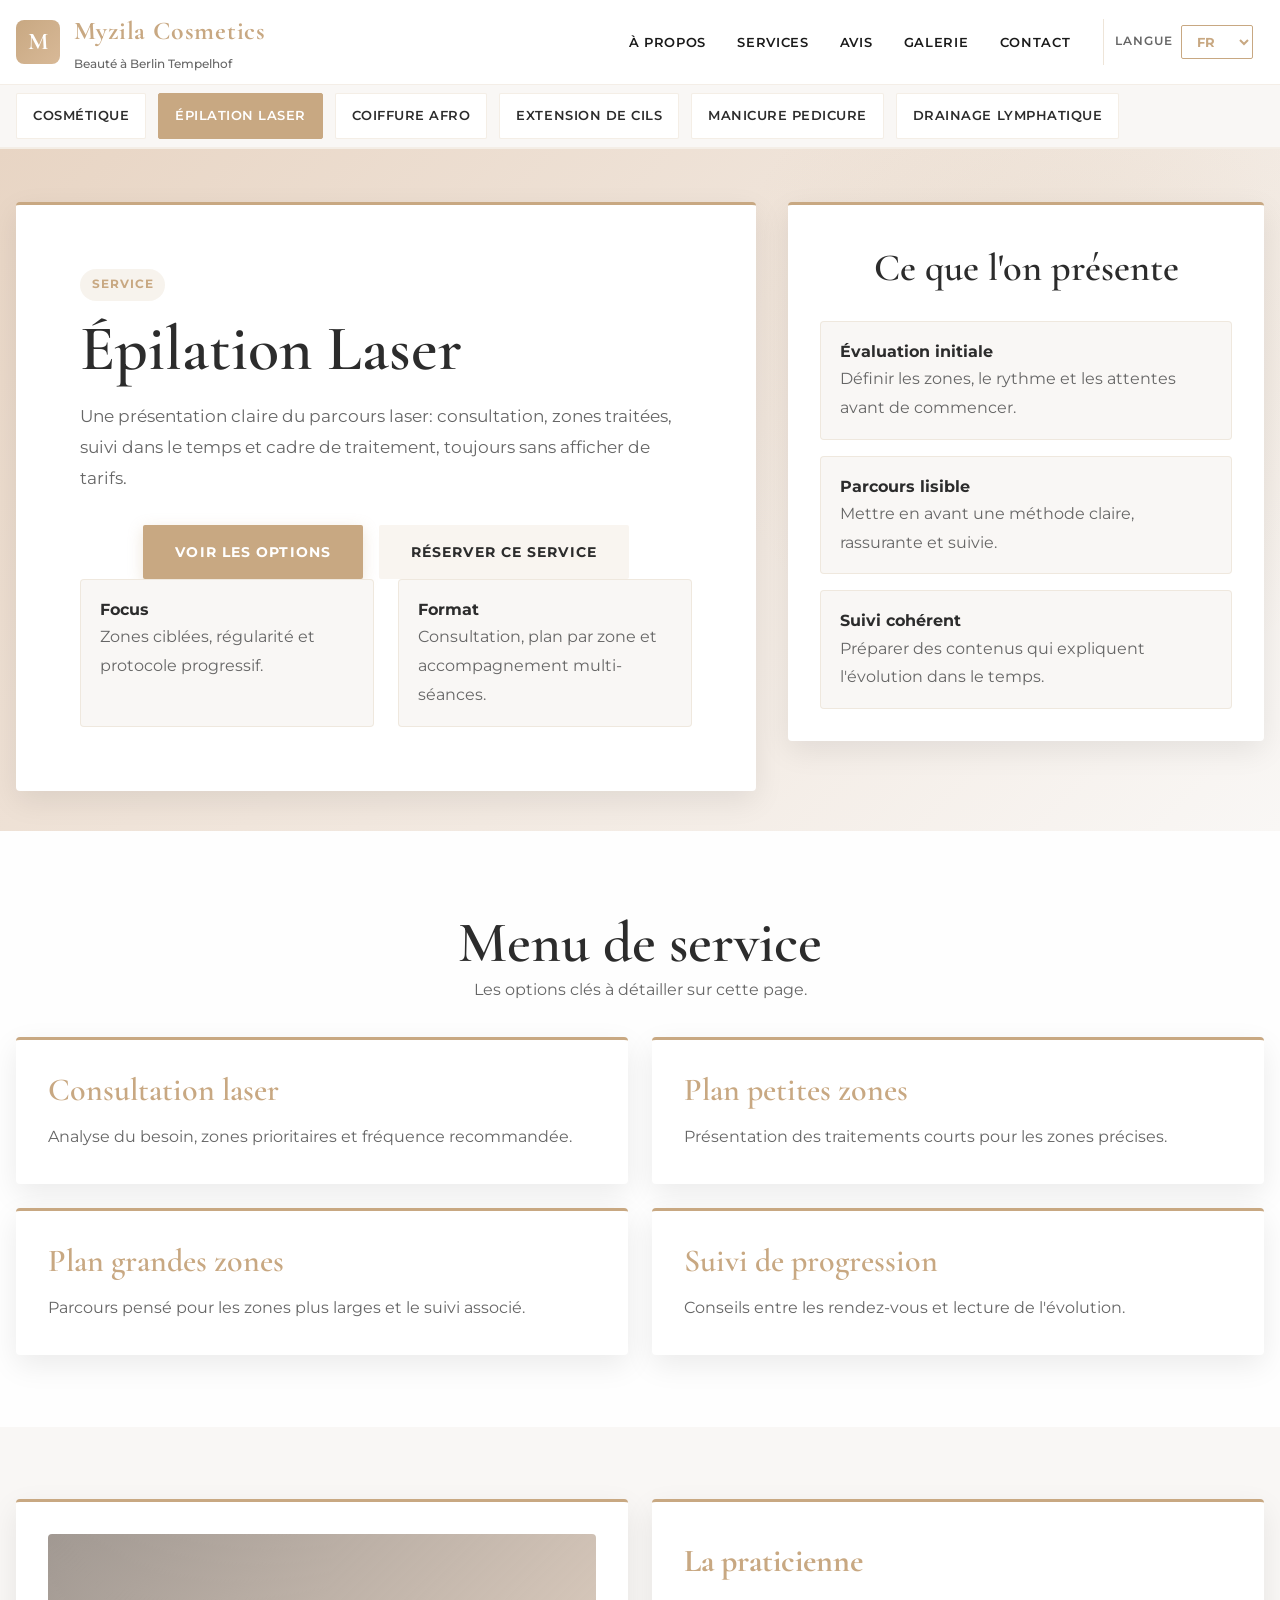
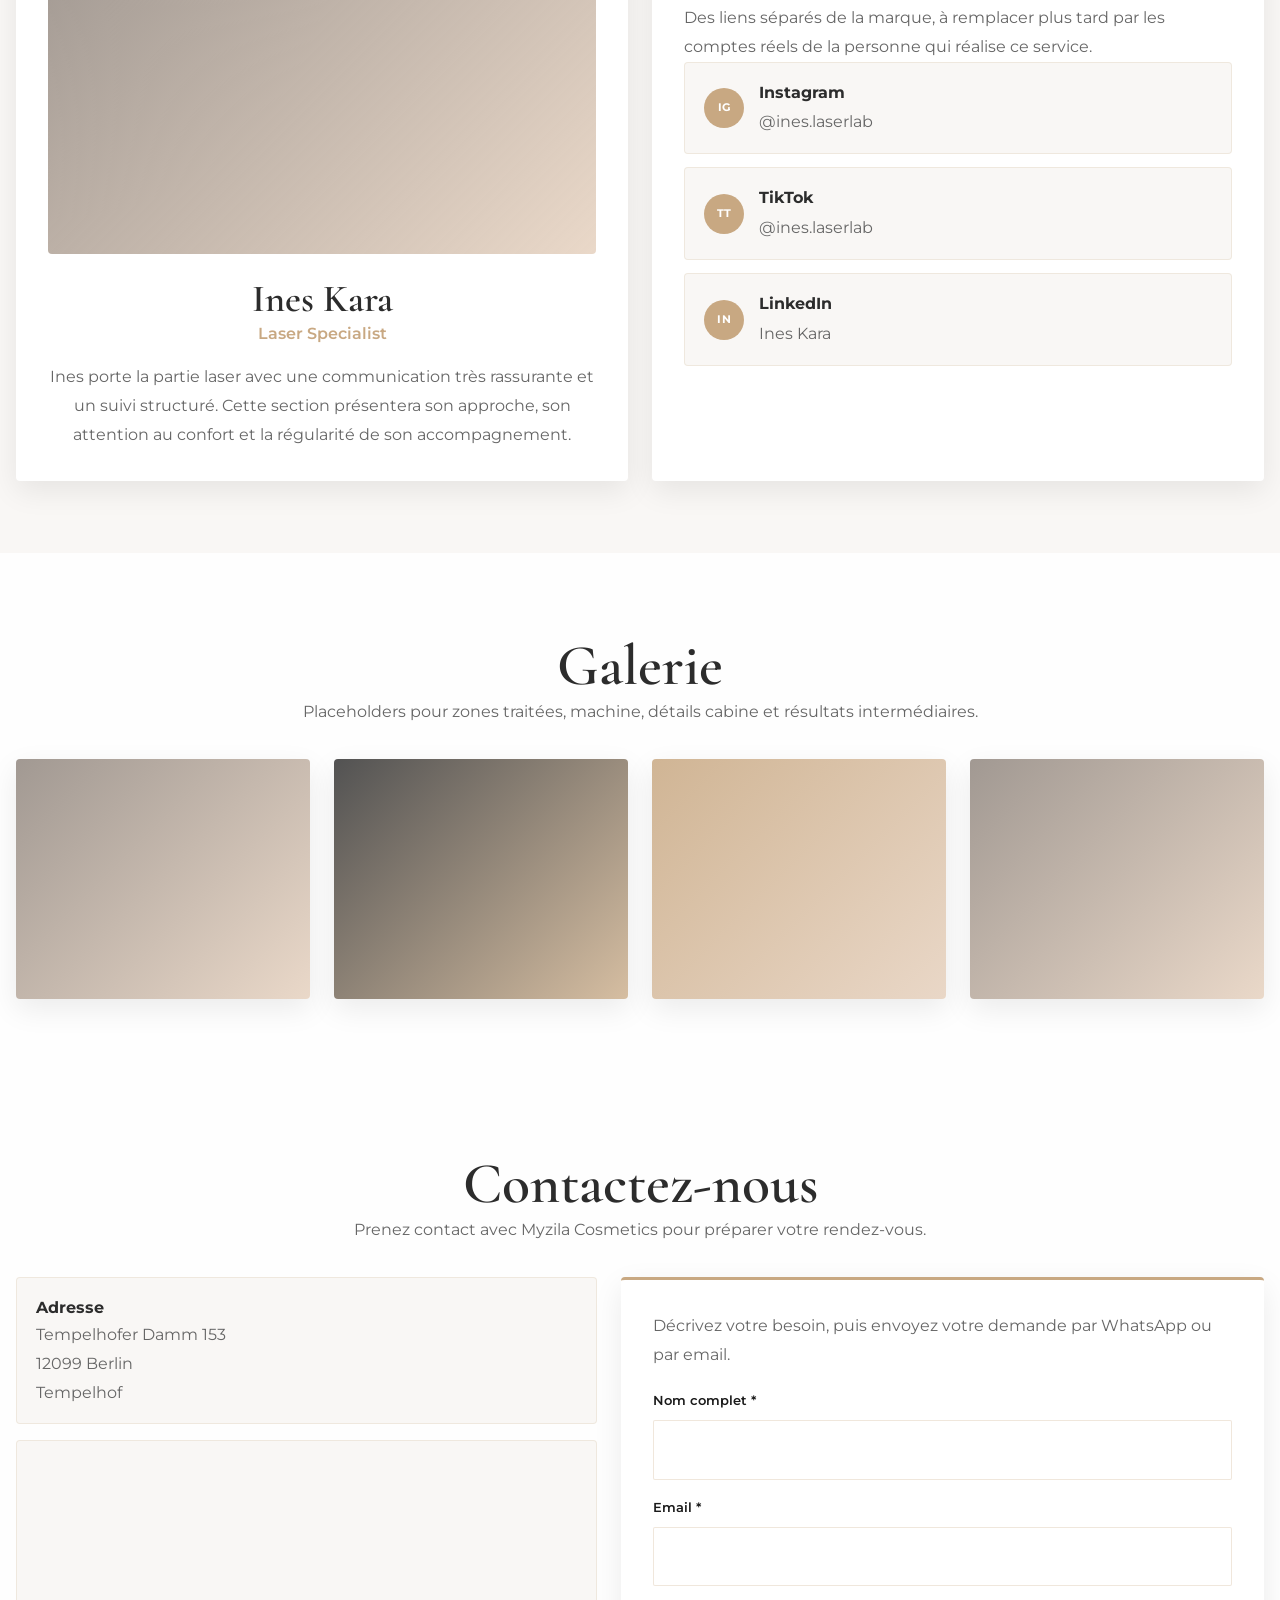
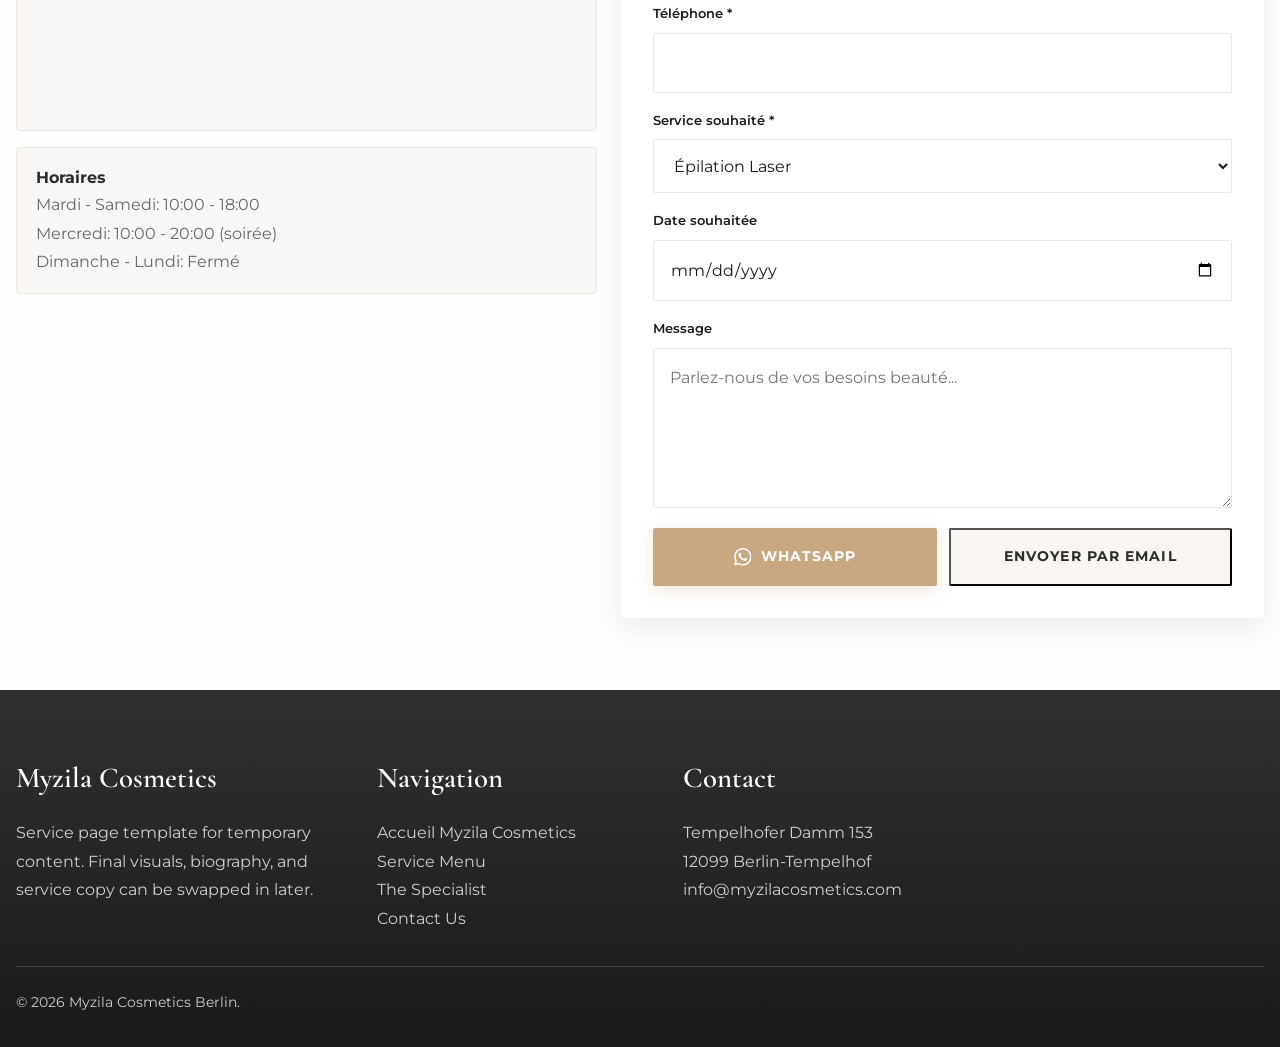
<file: services/epilation-laser.html>
<!DOCTYPE html>
<html lang="fr">
<head>
    <meta charset="UTF-8">
    <meta name="viewport" content="width=device-width, initial-scale=1.0">
    <title>Laser Hair Removal | Myzila Cosmetics</title>
    <meta name="description" content="Explore laser hair removal services at Myzila Cosmetics in Berlin Tempelhof, from consultation and area plans to multi-session treatment journeys.">
    <meta name="robots" content="index,follow">
    <link rel="canonical" href="https://www.myzilacosmetics.com/services/epilation-laser.html">
    <meta property="og:type" content="website">
    <meta property="og:site_name" content="Myzila Cosmetics">
    <meta property="og:title" content="Laser Hair Removal | Myzila Cosmetics">
    <meta property="og:description" content="Laser hair removal consultations, treatment plans, and follow-up at Myzila Cosmetics in Berlin Tempelhof.">
    <meta property="og:url" content="https://www.myzilacosmetics.com/services/epilation-laser.html">
    <link rel="stylesheet" href="../styles.css">
</head>
<body>
    <header class="site-header">
        <div class="container topbar">
            <a class="brand" href="../index.html" aria-label="Myzila Cosmetics">
                <span class="brand-mark">M</span>
                <span class="brand-label">
                    <strong>Myzila Cosmetics</strong>
                    <span data-fr="Beauté à Berlin Tempelhof" data-en="Beauty in Berlin Tempelhof" data-de="Beauty in Berlin Tempelhof">Beauté à Berlin Tempelhof</span>
                </span>
            </a>
            <button class="menu-toggle" type="button" data-menu-toggle aria-expanded="false" aria-controls="header-panel">
                <span class="sr-only" data-fr="Ouvrir le menu" data-en="Open menu" data-de="Menü öffnen">Ouvrir le menu</span>
                <svg viewBox="0 0 24 24" aria-hidden="true" fill="none" stroke="currentColor" stroke-width="2" stroke-linecap="round">
                    <path d="M4 7h16"></path><path d="M4 12h16"></path><path d="M4 17h16"></path>
                </svg>
            </button>
            <div class="header-panel" id="header-panel" data-header-panel>
                <nav class="primary-nav" aria-label="Primary">
                    <a href="../index.html#about" data-fr="À Propos" data-en="About" data-de="Über Uns">À Propos</a>
                    <a href="#service-menu" data-fr="Services" data-en="Services" data-de="Leistungen">Services</a>
                    <a href="../index.html#reviews" data-fr="Avis" data-en="Reviews" data-de="Bewertungen">Avis</a>
                    <a href="#gallery" data-fr="Galerie" data-en="Gallery" data-de="Galerie">Galerie</a>
                    <a href="#contact-form" data-fr="Contact" data-en="Contact" data-de="Kontakt">Contact</a>
                </nav>
                <div class="header-actions">
                    <div class="language-shell">
                        <label for="language-select" data-fr="Langue" data-en="Language" data-de="Sprache">Langue</label>
                        <select class="language-select" id="language-select" data-language-select data-default-lang="fr" aria-label="Language">
                            <option value="fr">FR</option><option value="en">EN</option><option value="de">DE</option>
                        </select>
                    </div>
                </div>
            </div>
        </div>
        <nav class="service-strip" aria-label="Services principaux">
            <div class="container">
                <a class="service-pill" href="cosmetique.html" data-fr="Cosmétique" data-en="Cosmetics" data-de="Kosmetik">Cosmétique</a>
                <a class="service-pill is-active" href="epilation-laser.html" data-fr="Épilation Laser" data-en="Laser Hair Removal" data-de="Laser-Haarentfernung">Épilation Laser</a>
                <a class="service-pill" href="coiffure-afro.html" data-fr="Coiffure Afro" data-en="Afro Hair" data-de="Afro Hair">Coiffure Afro</a>
                <a class="service-pill" href="extension-cils.html" data-fr="Extension de Cils" data-en="Lash Extensions" data-de="Wimpernverlängerung">Extension de Cils</a>
                <a class="service-pill" href="manicure-pedicure.html" data-fr="Manicure Pedicure" data-en="Manicure Pedicure" data-de="Maniküre Pediküre">Manicure Pedicure</a>
                <a class="service-pill" href="lymphatic-drainage.html" data-fr="Drainage lymphatique" data-en="Lymphatic Drainage" data-de="Lymphdrainage">Drainage lymphatique</a>
            </div>
        </nav>
    </header>
    <main>
        <section class="service-hero">
            <div class="container service-hero-layout">
                <div class="service-hero-panel">
                    <span class="eyebrow">Service</span>
                    <h1 class="service-hero-title" data-fr="Épilation Laser" data-en="Laser Hair Removal" data-de="Laser-Haarentfernung">Épilation Laser</h1>
                    <p class="service-hero-copy">Une présentation claire du parcours laser: consultation, zones traitées, suivi dans le temps et cadre de traitement, toujours sans afficher de tarifs.</p>
                    <div class="button-row">
                        <a class="button button-primary" href="#service-menu">Voir les options</a>
                        <a class="button button-secondary" href="#contact-form">Réserver ce service</a>
                    </div>
                    <div class="service-highlights">
                        <div class="service-highlight"><strong>Focus</strong><span>Zones ciblées, régularité et protocole progressif.</span></div>
                        <div class="service-highlight"><strong>Format</strong><span>Consultation, plan par zone et accompagnement multi-séances.</span></div>
                    </div>
                </div>
                <aside class="service-hero-aside">
                    <div class="section-header"><h2 class="card-title">Ce que l'on présente</h2></div>
                    <div class="list-stack">
                        <div class="list-item"><strong>Évaluation initiale</strong><span>Définir les zones, le rythme et les attentes avant de commencer.</span></div>
                        <div class="list-item"><strong>Parcours lisible</strong><span>Mettre en avant une méthode claire, rassurante et suivie.</span></div>
                        <div class="list-item"><strong>Suivi cohérent</strong><span>Préparer des contenus qui expliquent l'évolution dans le temps.</span></div>
                    </div>
                </aside>
            </div>
        </section>
        <section class="page-section" id="service-menu">
            <div class="container">
                <div class="section-header"><h2 class="section-title">Menu de service</h2><p class="section-copy">Les options clés à détailler sur cette page.</p></div>
                <div class="grid-two">
                    <article class="detail-card"><h3 class="card-title">Consultation laser</h3><p class="card-copy">Analyse du besoin, zones prioritaires et fréquence recommandée.</p></article>
                    <article class="detail-card"><h3 class="card-title">Plan petites zones</h3><p class="card-copy">Présentation des traitements courts pour les zones précises.</p></article>
                    <article class="detail-card"><h3 class="card-title">Plan grandes zones</h3><p class="card-copy">Parcours pensé pour les zones plus larges et le suivi associé.</p></article>
                    <article class="detail-card"><h3 class="card-title">Suivi de progression</h3><p class="card-copy">Conseils entre les rendez-vous et lecture de l'évolution.</p></article>
                </div>
            </div>
        </section>
        <section class="page-section alt-section" id="artist">
            <div class="container grid-two">
                <article class="profile-card profile-cool">
                    <div class="profile-visual" aria-hidden="true"></div>
                    <div><h2 class="profile-name">Ines Kara</h2><p class="profile-role">Laser Specialist</p><p class="profile-copy">Ines porte la partie laser avec une communication très rassurante et un suivi structuré. Cette section présentera son approche, son attention au confort et la régularité de son accompagnement.</p></div>
                </article>
                <article class="social-card">
                    <h3>La praticienne</h3>
                    <p class="contact-copy">Des liens séparés de la marque, à remplacer plus tard par les comptes réels de la personne qui réalise ce service.</p>
                    <a class="social-link practitioner-link" href="https://www.instagram.com/ines.laserlab" target="_blank" rel="noreferrer"><strong>Instagram</strong><span>@ines.laserlab</span></a>
                    <a class="social-link practitioner-link" href="https://www.tiktok.com/@ines.laserlab" target="_blank" rel="noreferrer"><strong>TikTok</strong><span>@ines.laserlab</span></a>
                    <a class="social-link practitioner-link" href="https://www.linkedin.com/in/ines-laserlab" target="_blank" rel="noreferrer"><strong>LinkedIn</strong><span>Ines Kara</span></a>
                </article>
            </div>
        </section>
        <section class="page-section" id="gallery">
            <div class="container">
                <div class="section-header"><h2 class="section-title">Galerie</h2><p class="section-copy">Placeholders pour zones traitées, machine, détails cabine et résultats intermédiaires.</p></div>
                <div class="grid-four">
                    <article class="photo-card photo-cool"><div class="photo-fill" aria-hidden="true"></div></article>
                    <article class="photo-card photo-night"><div class="photo-fill" aria-hidden="true"></div></article>
                    <article class="photo-card photo-warm"><div class="photo-fill" aria-hidden="true"></div></article>
                    <article class="photo-card photo-cool"><div class="photo-fill" aria-hidden="true"></div></article>
                </div>
            </div>
        </section>
        <section class="page-section" id="contact">
            <div class="container">
                <div class="section-header">
                    <h2 class="section-title" data-fr="Contactez-nous" data-en="Contact Us" data-de="Kontakt">Contactez-nous</h2>
                    <p class="section-copy" data-fr="Prenez contact avec Myzila Cosmetics pour préparer votre rendez-vous." data-en="Contact Myzila Cosmetics to prepare your appointment." data-de="Kontaktieren Sie Myzila Cosmetics, um Ihren Termin vorzubereiten.">Prenez contact avec Myzila Cosmetics pour préparer votre rendez-vous.</p>
                </div>
                <div class="contact-blend">
                    <div class="contact-info-pane">
                        <div class="contact-line"><strong data-fr="Adresse" data-en="Address" data-de="Adresse">Adresse</strong><span>Tempelhofer Damm 153<br>12099 Berlin<br>Tempelhof</span></div>
                        <div class="map-embed"><iframe title="Myzila Cosmetics Map" src="https://www.google.com/maps?q=Tempelhofer%20Damm%20153%2C%2012099%20Berlin&output=embed" loading="lazy" referrerpolicy="no-referrer-when-downgrade"></iframe></div>
                        <div class="contact-line"><strong data-fr="Horaires" data-en="Opening Hours" data-de="Öffnungszeiten">Horaires</strong><span data-fr="Mardi - Samedi: 10:00 - 18:00<br>Mercredi: 10:00 - 20:00 (soirée)<br>Dimanche - Lundi: Fermé" data-en="Tuesday - Saturday: 10:00 - 18:00<br>Wednesday: 10:00 - 20:00 (evening appointments)<br>Sunday - Monday: Closed" data-de="Dienstag - Samstag: 10:00 - 18:00<br>Mittwoch: 10:00 - 20:00 (Abendtermine)<br>Sonntag - Montag: Geschlossen" data-i18n-mode="html">Mardi - Samedi: 10:00 - 18:00<br>Mercredi: 10:00 - 20:00 (soirée)<br>Dimanche - Lundi: Fermé</span></div>
                    </div>
                    <article class="contact-card contact-form-pane" id="contact-form">
                        <p class="contact-copy" style="margin-bottom: 1.25rem;" data-fr="Décrivez votre besoin, puis envoyez votre demande par WhatsApp ou par email." data-en="Describe what you need, then send your request via WhatsApp or email." data-de="Beschreiben Sie Ihr Anliegen und senden Sie Ihre Anfrage dann per WhatsApp oder E-Mail.">Décrivez votre besoin, puis envoyez votre demande par WhatsApp ou par email.</p>
                        <form class="form-grid" id="appointment-form">
                            <div class="field"><label for="name" data-fr="Nom complet *" data-en="Full Name *" data-de="Vollständiger Name *">Nom complet *</label><input id="name" type="text"></div>
                            <div class="field"><label for="email">Email *</label><input id="email" type="email"></div>
                            <div class="field"><label for="phone" data-fr="Téléphone *" data-en="Phone Number *" data-de="Telefonnummer *">Téléphone *</label><input id="phone" type="tel"></div>
                            <div class="field"><label for="service" data-fr="Service souhaité *" data-en="Service of Interest *" data-de="Gewünschte Leistung *">Service souhaité *</label><select id="service"><option data-fr="Sélectionnez un service" data-en="Select a service" data-de="Wählen Sie eine Leistung">Sélectionnez un service</option><option data-fr="Cosmétique" data-en="Cosmetics" data-de="Kosmetik">Cosmétique</option><option selected data-fr="Épilation Laser" data-en="Laser Hair Removal" data-de="Laser-Haarentfernung">Épilation Laser</option><option data-fr="Coiffure Afro" data-en="Afro Hair" data-de="Afro Hair">Coiffure Afro</option><option data-fr="Extension de Cils" data-en="Lash Extensions" data-de="Wimpernverlängerung">Extension de Cils</option><option data-fr="Manicure Pedicure" data-en="Manicure Pedicure" data-de="Maniküre Pediküre">Manicure Pedicure</option><option data-fr="Drainage lymphatique" data-en="Lymphatic Drainage" data-de="Lymphdrainage">Drainage lymphatique</option></select></div>
                            <div class="field"><label for="date" data-fr="Date souhaitée" data-en="Preferred Date" data-de="Wunschtermin">Date souhaitée</label><input id="date" type="date"></div>
                            <div class="field"><label for="message" data-fr="Message" data-en="Message" data-de="Nachricht">Message</label><textarea id="message" data-i18n-mode="placeholder" data-fr="Parlez-nous de vos besoins beauté..." data-en="Tell us about your beauty needs..." data-de="Erzählen Sie uns von Ihren Beauty-Bedürfnissen..." placeholder="Parlez-nous de vos besoins beauté..."></textarea></div>
                            <div class="form-actions">
                                <a class="button button-primary button-whatsapp" id="whatsapp-button" data-whatsapp-link href="https://wa.me/4915563532093" target="_blank" rel="noreferrer"><svg class="button-icon" viewBox="0 0 24 24" aria-hidden="true"><path d="M20.52 3.48A11.86 11.86 0 0 0 12.08 0C5.5 0 .16 5.34.16 11.92c0 2.1.55 4.16 1.6 5.97L0 24l6.31-1.65a11.88 11.88 0 0 0 5.77 1.48h.01c6.58 0 11.92-5.34 11.92-11.92 0-3.18-1.24-6.17-3.49-8.43zM12.09 21.8a9.9 9.9 0 0 1-5.04-1.38l-.36-.21-3.75.98 1-3.65-.24-.37a9.86 9.86 0 0 1-1.52-5.25c0-5.46 4.44-9.9 9.9-9.9 2.64 0 5.12 1.03 6.99 2.9a9.83 9.83 0 0 1 2.9 6.99c0 5.46-4.44 9.89-9.89 9.89zm5.43-7.42c-.3-.15-1.76-.87-2.03-.97-.27-.1-.47-.15-.67.15-.2.3-.77.97-.95 1.17-.17.2-.35.22-.65.07-.3-.15-1.26-.46-2.4-1.46a9.06 9.06 0 0 1-1.66-2.07c-.17-.3-.02-.46.13-.61.14-.14.3-.35.45-.52.15-.17.2-.3.3-.5.1-.2.05-.37-.02-.52-.07-.15-.67-1.62-.92-2.22-.24-.58-.48-.5-.67-.51h-.57c-.2 0-.52.07-.79.37-.27.3-1.04 1.02-1.04 2.49s1.07 2.88 1.22 3.08c.15.2 2.1 3.21 5.09 4.5.71.31 1.26.5 1.69.64.71.23 1.35.2 1.86.12.57-.08 1.76-.72 2.01-1.42.25-.69.25-1.29.17-1.42-.07-.12-.27-.2-.57-.35z" fill="currentColor"/></svg><span data-fr="WhatsApp" data-en="WhatsApp" data-de="WhatsApp">WhatsApp</span></a>
                                <button class="button button-secondary" type="submit" data-fr="Envoyer par email" data-en="Send by Email" data-de="Per E-Mail senden">Envoyer par email</button>
                            </div>
                        </form>
                    </article>
                </div>
            </div>
        </section>
    </main>
    <footer class="footer"><div class="container"><div class="footer-content"><div class="footer-section"><h3>Myzila Cosmetics</h3><p>Service page template for temporary content. Final visuals, biography, and service copy can be swapped in later.</p></div><div class="footer-section"><h3>Navigation</h3><a href="../index.html">Accueil Myzila Cosmetics</a><a href="#service-menu">Service Menu</a><a href="#artist">The Specialist</a><a href="#contact-form">Contact Us</a></div><div class="footer-section"><h3>Contact</h3><p>Tempelhofer Damm 153<br>12099 Berlin-Tempelhof<br>info@myzilacosmetics.com</p></div></div><div class="footer-bottom"><p>&copy; 2026 Myzila Cosmetics Berlin.</p></div></div></footer>
    <script src="../app.js"></script>
</body>
</html>
</file>
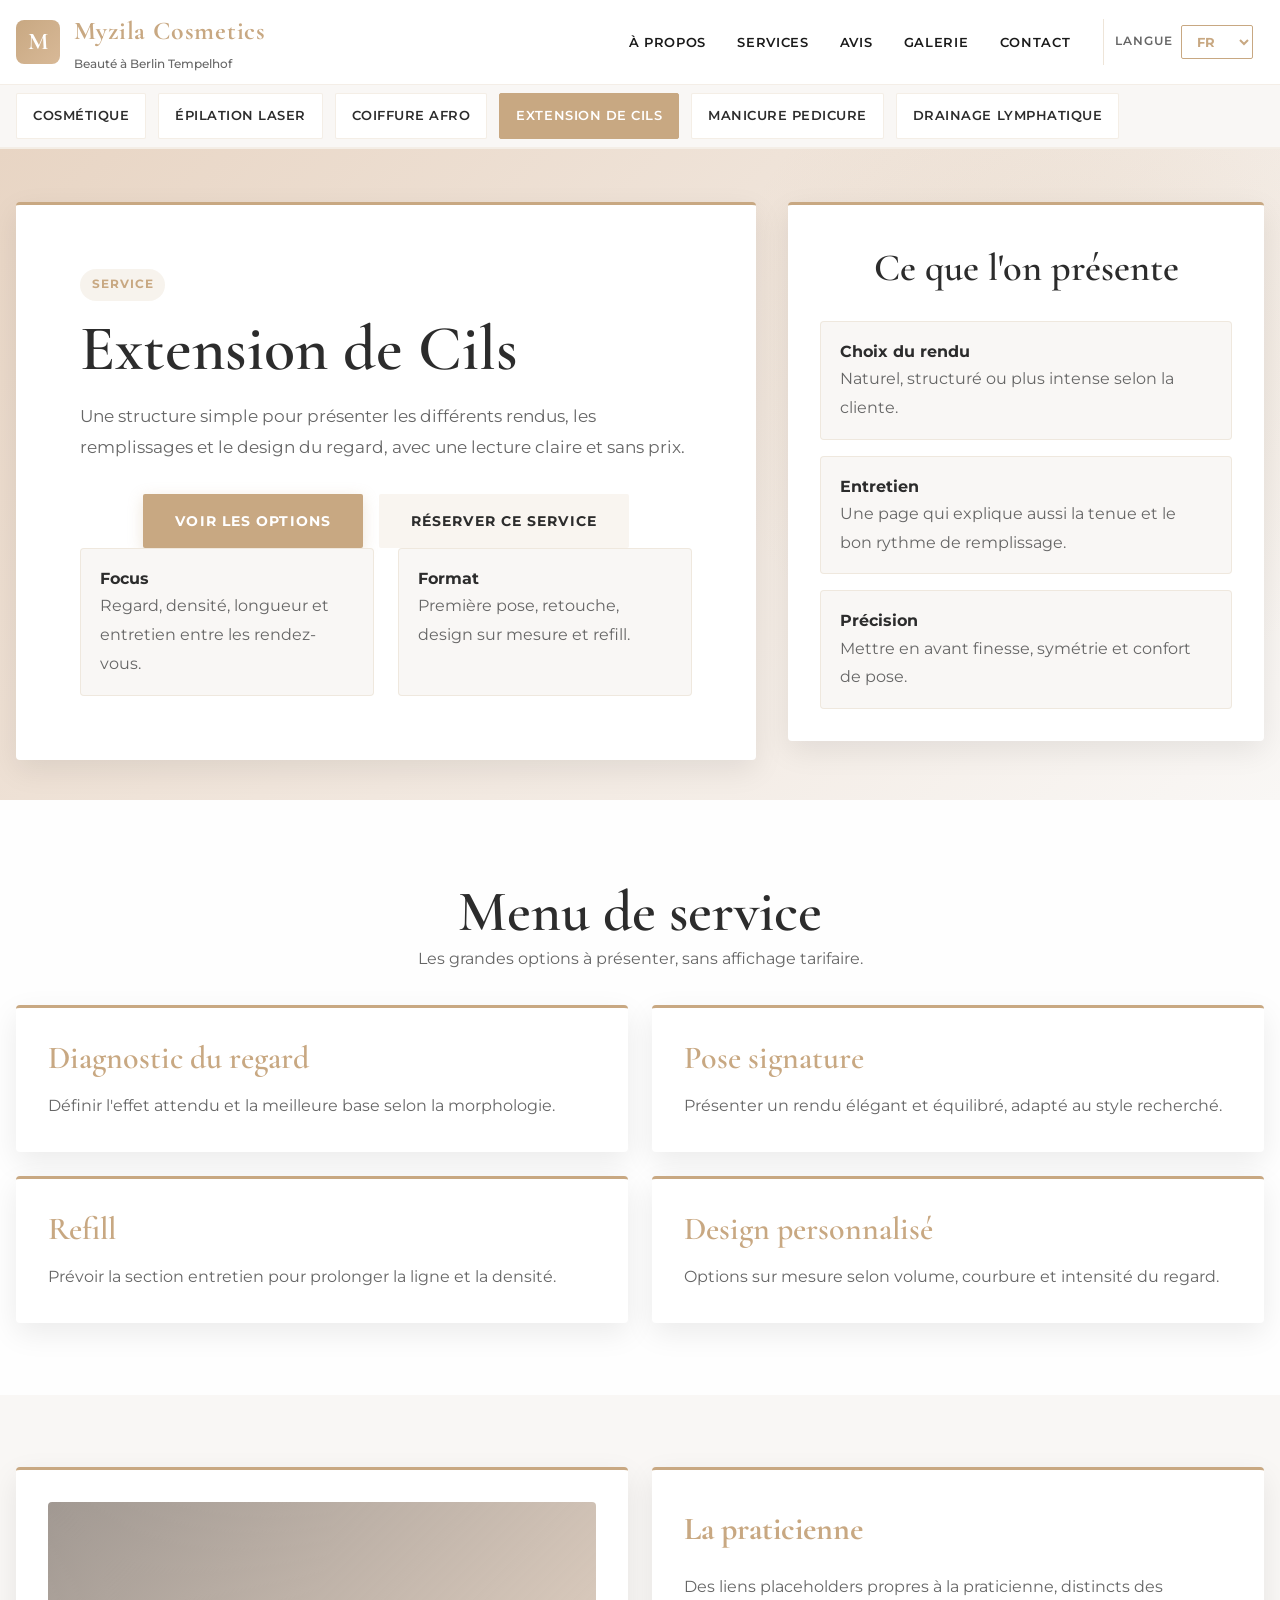
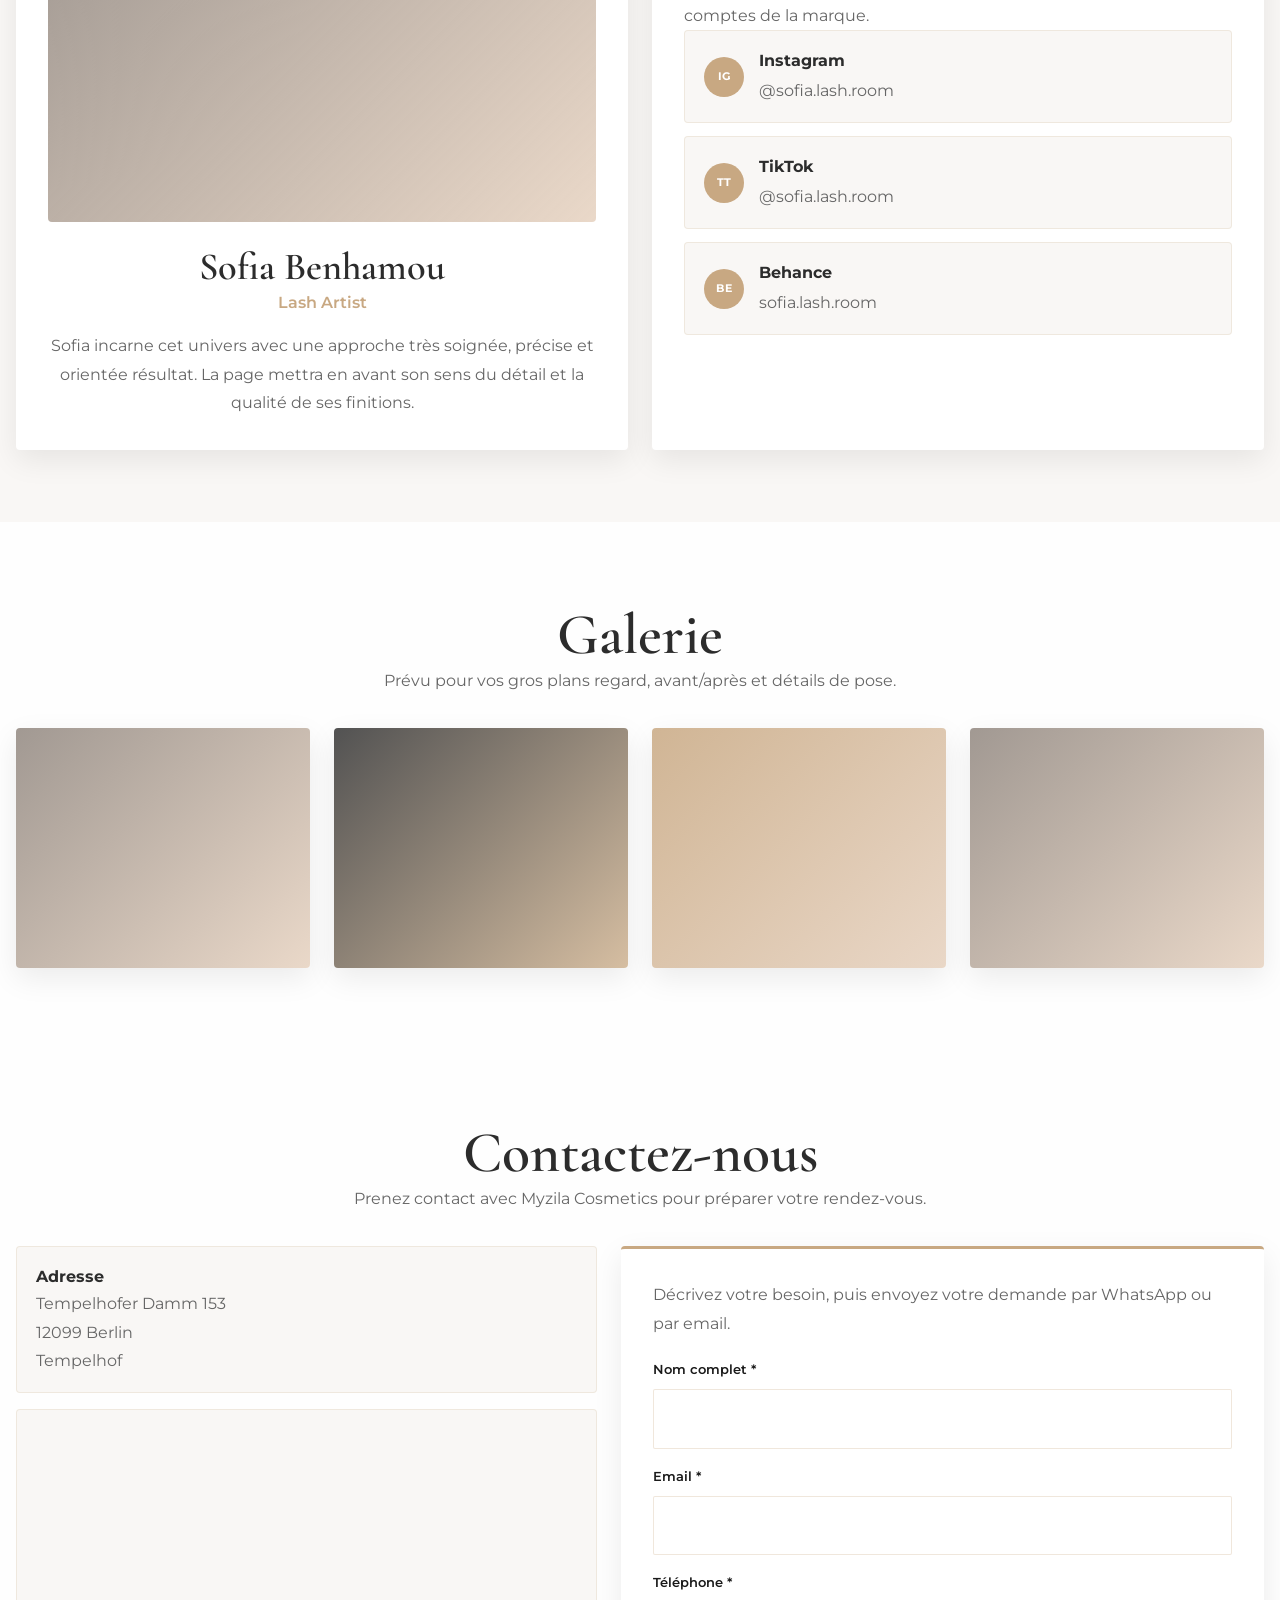
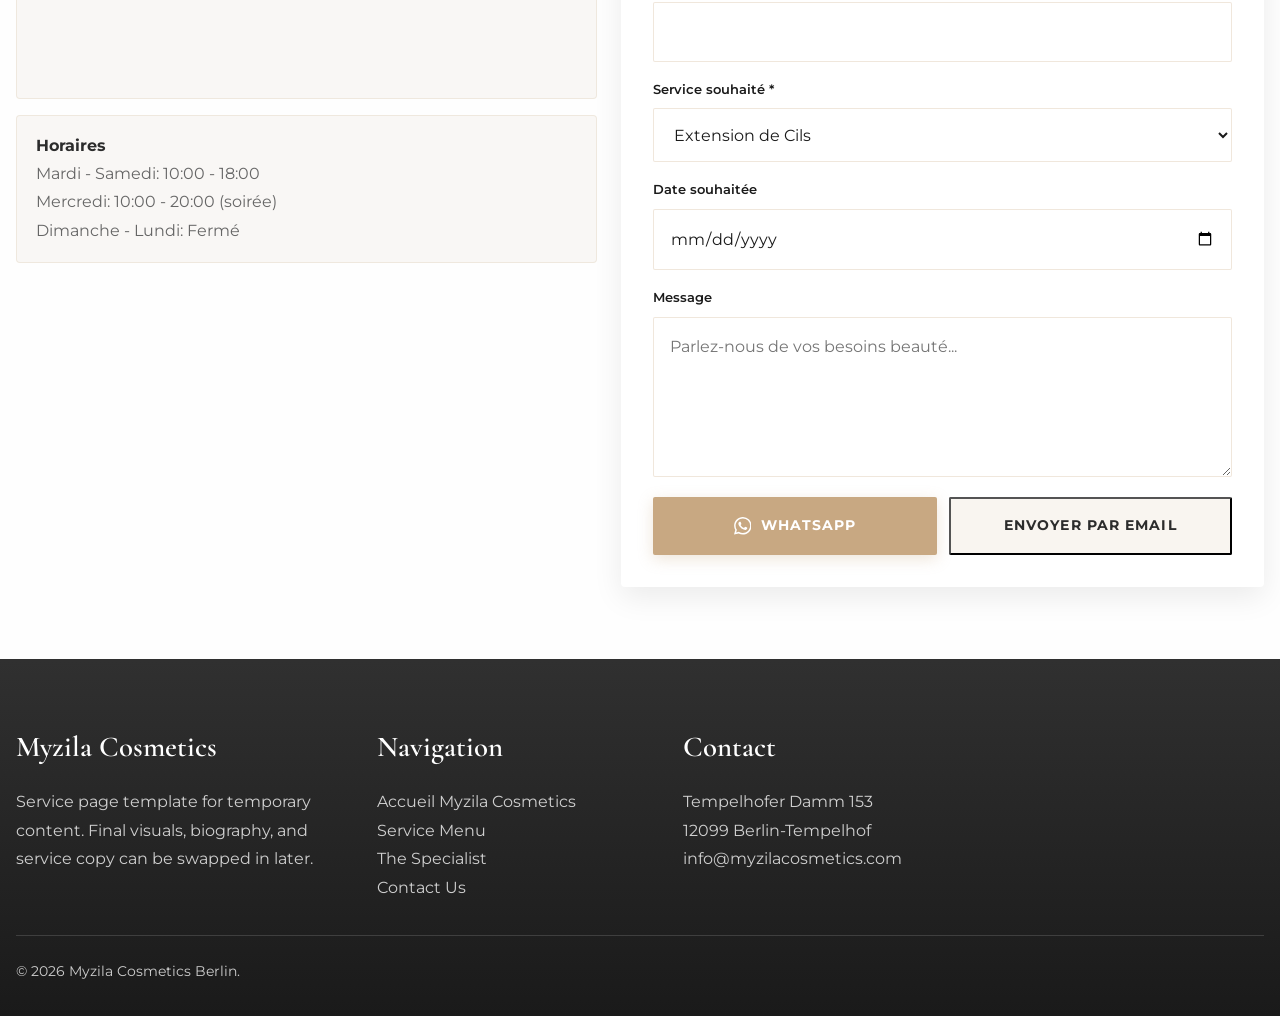
<file: services/extension-cils.html>
<!DOCTYPE html>
<html lang="fr">
<head>
    <meta charset="UTF-8">
    <meta name="viewport" content="width=device-width, initial-scale=1.0">
    <title>Lash Extensions | Myzila Cosmetics</title>
    <meta name="description" content="Explore lash extension services at Myzila Cosmetics in Berlin Tempelhof, from natural looks to fuller sets, refill plans, and custom lash design.">
    <meta name="robots" content="index,follow">
    <link rel="canonical" href="https://www.myzilacosmetics.com/services/extension-cils.html">
    <meta property="og:type" content="website">
    <meta property="og:site_name" content="Myzila Cosmetics">
    <meta property="og:title" content="Lash Extensions | Myzila Cosmetics">
    <meta property="og:description" content="Lash sets, refill plans, and eye design options at Myzila Cosmetics in Berlin Tempelhof.">
    <meta property="og:url" content="https://www.myzilacosmetics.com/services/extension-cils.html">
    <link rel="stylesheet" href="../styles.css">
</head>
<body>
    <header class="site-header">
        <div class="container topbar">
            <a class="brand" href="../index.html" aria-label="Myzila Cosmetics"><span class="brand-mark">M</span><span class="brand-label"><strong>Myzila Cosmetics</strong><span data-fr="Beauté à Berlin Tempelhof" data-en="Beauty in Berlin Tempelhof" data-de="Beauty in Berlin Tempelhof">Beauté à Berlin Tempelhof</span></span></a>
            <button class="menu-toggle" type="button" data-menu-toggle aria-expanded="false" aria-controls="header-panel"><span class="sr-only" data-fr="Ouvrir le menu" data-en="Open menu" data-de="Menü öffnen">Ouvrir le menu</span><svg viewBox="0 0 24 24" aria-hidden="true" fill="none" stroke="currentColor" stroke-width="2" stroke-linecap="round"><path d="M4 7h16"></path><path d="M4 12h16"></path><path d="M4 17h16"></path></svg></button>
            <div class="header-panel" id="header-panel" data-header-panel><nav class="primary-nav" aria-label="Primary"><a href="../index.html#about" data-fr="À Propos" data-en="About" data-de="Über Uns">À Propos</a><a href="#service-menu" data-fr="Services" data-en="Services" data-de="Leistungen">Services</a><a href="../index.html#reviews" data-fr="Avis" data-en="Reviews" data-de="Bewertungen">Avis</a><a href="#gallery" data-fr="Galerie" data-en="Gallery" data-de="Galerie">Galerie</a><a href="#contact-form" data-fr="Contact" data-en="Contact" data-de="Kontakt">Contact</a></nav><div class="header-actions"><div class="language-shell"><label for="language-select" data-fr="Langue" data-en="Language" data-de="Sprache">Langue</label><select class="language-select" id="language-select" data-language-select data-default-lang="fr" aria-label="Language"><option value="fr">FR</option><option value="en">EN</option><option value="de">DE</option></select></div></div></div>
        </div>
        <nav class="service-strip" aria-label="Services principaux"><div class="container"><a class="service-pill" href="cosmetique.html" data-fr="Cosmétique" data-en="Cosmetics" data-de="Kosmetik">Cosmétique</a><a class="service-pill" href="epilation-laser.html" data-fr="Épilation Laser" data-en="Laser Hair Removal" data-de="Laser-Haarentfernung">Épilation Laser</a><a class="service-pill" href="coiffure-afro.html" data-fr="Coiffure Afro" data-en="Afro Hair" data-de="Afro Hair">Coiffure Afro</a><a class="service-pill is-active" href="extension-cils.html" data-fr="Extension de Cils" data-en="Lash Extensions" data-de="Wimpernverlängerung">Extension de Cils</a><a class="service-pill" href="manicure-pedicure.html" data-fr="Manicure Pedicure" data-en="Manicure Pedicure" data-de="Maniküre Pediküre">Manicure Pedicure</a><a class="service-pill" href="lymphatic-drainage.html" data-fr="Drainage lymphatique" data-en="Lymphatic Drainage" data-de="Lymphdrainage">Drainage lymphatique</a></div></nav>
    </header>
    <main>
        <section class="service-hero"><div class="container service-hero-layout"><div class="service-hero-panel"><span class="eyebrow">Service</span><h1 class="service-hero-title" data-fr="Extension de Cils" data-en="Lash Extensions" data-de="Wimpernverlängerung">Extension de Cils</h1><p class="service-hero-copy">Une structure simple pour présenter les différents rendus, les remplissages et le design du regard, avec une lecture claire et sans prix.</p><div class="button-row"><a class="button button-primary" href="#service-menu">Voir les options</a><a class="button button-secondary" href="#contact-form">Réserver ce service</a></div><div class="service-highlights"><div class="service-highlight"><strong>Focus</strong><span>Regard, densité, longueur et entretien entre les rendez-vous.</span></div><div class="service-highlight"><strong>Format</strong><span>Première pose, retouche, design sur mesure et refill.</span></div></div></div><aside class="service-hero-aside"><div class="section-header"><h2 class="card-title">Ce que l'on présente</h2></div><div class="list-stack"><div class="list-item"><strong>Choix du rendu</strong><span>Naturel, structuré ou plus intense selon la cliente.</span></div><div class="list-item"><strong>Entretien</strong><span>Une page qui explique aussi la tenue et le bon rythme de remplissage.</span></div><div class="list-item"><strong>Précision</strong><span>Mettre en avant finesse, symétrie et confort de pose.</span></div></div></aside></div></section>
        <section class="page-section" id="service-menu"><div class="container"><div class="section-header"><h2 class="section-title">Menu de service</h2><p class="section-copy">Les grandes options à présenter, sans affichage tarifaire.</p></div><div class="grid-two"><article class="detail-card"><h3 class="card-title">Diagnostic du regard</h3><p class="card-copy">Définir l'effet attendu et la meilleure base selon la morphologie.</p></article><article class="detail-card"><h3 class="card-title">Pose signature</h3><p class="card-copy">Présenter un rendu élégant et équilibré, adapté au style recherché.</p></article><article class="detail-card"><h3 class="card-title">Refill</h3><p class="card-copy">Prévoir la section entretien pour prolonger la ligne et la densité.</p></article><article class="detail-card"><h3 class="card-title">Design personnalisé</h3><p class="card-copy">Options sur mesure selon volume, courbure et intensité du regard.</p></article></div></div></section>
        <section class="page-section alt-section" id="artist"><div class="container grid-two"><article class="profile-card profile-cool"><div class="profile-visual" aria-hidden="true"></div><div><h2 class="profile-name">Sofia Benhamou</h2><p class="profile-role">Lash Artist</p><p class="profile-copy">Sofia incarne cet univers avec une approche très soignée, précise et orientée résultat. La page mettra en avant son sens du détail et la qualité de ses finitions.</p></div></article><article class="social-card"><h3>La praticienne</h3><p class="contact-copy">Des liens placeholders propres à la praticienne, distincts des comptes de la marque.</p><a class="social-link practitioner-link" href="https://www.instagram.com/sofia.lash.room" target="_blank" rel="noreferrer"><strong>Instagram</strong><span>@sofia.lash.room</span></a><a class="social-link practitioner-link" href="https://www.tiktok.com/@sofia.lash.room" target="_blank" rel="noreferrer"><strong>TikTok</strong><span>@sofia.lash.room</span></a><a class="social-link practitioner-link" href="https://www.behance.net/sofialashroom" target="_blank" rel="noreferrer"><strong>Behance</strong><span>sofia.lash.room</span></a></article></div></section>
        <section class="page-section" id="gallery"><div class="container"><div class="section-header"><h2 class="section-title">Galerie</h2><p class="section-copy">Prévu pour vos gros plans regard, avant/après et détails de pose.</p></div><div class="grid-four"><article class="photo-card photo-cool"><div class="photo-fill" aria-hidden="true"></div></article><article class="photo-card photo-night"><div class="photo-fill" aria-hidden="true"></div></article><article class="photo-card photo-warm"><div class="photo-fill" aria-hidden="true"></div></article><article class="photo-card photo-cool"><div class="photo-fill" aria-hidden="true"></div></article></div></div></section>
        <section class="page-section" id="contact"><div class="container"><div class="section-header"><h2 class="section-title" data-fr="Contactez-nous" data-en="Contact Us" data-de="Kontakt">Contactez-nous</h2><p class="section-copy" data-fr="Prenez contact avec Myzila Cosmetics pour préparer votre rendez-vous." data-en="Contact Myzila Cosmetics to prepare your appointment." data-de="Kontaktieren Sie Myzila Cosmetics, um Ihren Termin vorzubereiten.">Prenez contact avec Myzila Cosmetics pour préparer votre rendez-vous.</p></div><div class="contact-blend"><div class="contact-info-pane"><div class="contact-line"><strong data-fr="Adresse" data-en="Address" data-de="Adresse">Adresse</strong><span>Tempelhofer Damm 153<br>12099 Berlin<br>Tempelhof</span></div><div class="map-embed"><iframe title="Myzila Cosmetics Map" src="https://www.google.com/maps?q=Tempelhofer%20Damm%20153%2C%2012099%20Berlin&output=embed" loading="lazy" referrerpolicy="no-referrer-when-downgrade"></iframe></div><div class="contact-line"><strong data-fr="Horaires" data-en="Opening Hours" data-de="Öffnungszeiten">Horaires</strong><span data-fr="Mardi - Samedi: 10:00 - 18:00<br>Mercredi: 10:00 - 20:00 (soirée)<br>Dimanche - Lundi: Fermé" data-en="Tuesday - Saturday: 10:00 - 18:00<br>Wednesday: 10:00 - 20:00 (evening appointments)<br>Sunday - Monday: Closed" data-de="Dienstag - Samstag: 10:00 - 18:00<br>Mittwoch: 10:00 - 20:00 (Abendtermine)<br>Sonntag - Montag: Geschlossen" data-i18n-mode="html">Mardi - Samedi: 10:00 - 18:00<br>Mercredi: 10:00 - 20:00 (soirée)<br>Dimanche - Lundi: Fermé</span></div></div><article class="contact-card contact-form-pane" id="contact-form"><p class="contact-copy" style="margin-bottom: 1.25rem;" data-fr="Décrivez votre besoin, puis envoyez votre demande par WhatsApp ou par email." data-en="Describe what you need, then send your request via WhatsApp or email." data-de="Beschreiben Sie Ihr Anliegen und senden Sie Ihre Anfrage dann per WhatsApp oder E-Mail.">Décrivez votre besoin, puis envoyez votre demande par WhatsApp ou par email.</p><form class="form-grid" id="appointment-form"><div class="field"><label for="name" data-fr="Nom complet *" data-en="Full Name *" data-de="Vollständiger Name *">Nom complet *</label><input id="name" type="text"></div><div class="field"><label for="email">Email *</label><input id="email" type="email"></div><div class="field"><label for="phone" data-fr="Téléphone *" data-en="Phone Number *" data-de="Telefonnummer *">Téléphone *</label><input id="phone" type="tel"></div><div class="field"><label for="service" data-fr="Service souhaité *" data-en="Service of Interest *" data-de="Gewünschte Leistung *">Service souhaité *</label><select id="service"><option data-fr="Sélectionnez un service" data-en="Select a service" data-de="Wählen Sie eine Leistung">Sélectionnez un service</option><option data-fr="Cosmétique" data-en="Cosmetics" data-de="Kosmetik">Cosmétique</option><option data-fr="Épilation Laser" data-en="Laser Hair Removal" data-de="Laser-Haarentfernung">Épilation Laser</option><option data-fr="Coiffure Afro" data-en="Afro Hair" data-de="Afro Hair">Coiffure Afro</option><option selected data-fr="Extension de Cils" data-en="Lash Extensions" data-de="Wimpernverlängerung">Extension de Cils</option><option data-fr="Manicure Pedicure" data-en="Manicure Pedicure" data-de="Maniküre Pediküre">Manicure Pedicure</option><option data-fr="Drainage lymphatique" data-en="Lymphatic Drainage" data-de="Lymphdrainage">Drainage lymphatique</option></select></div><div class="field"><label for="date" data-fr="Date souhaitée" data-en="Preferred Date" data-de="Wunschtermin">Date souhaitée</label><input id="date" type="date"></div><div class="field"><label for="message" data-fr="Message" data-en="Message" data-de="Nachricht">Message</label><textarea id="message" data-i18n-mode="placeholder" data-fr="Parlez-nous de vos besoins beauté..." data-en="Tell us about your beauty needs..." data-de="Erzählen Sie uns von Ihren Beauty-Bedürfnissen..." placeholder="Parlez-nous de vos besoins beauté..."></textarea></div><div class="form-actions"><a class="button button-primary button-whatsapp" id="whatsapp-button" data-whatsapp-link href="https://wa.me/4915563532093" target="_blank" rel="noreferrer"><svg class="button-icon" viewBox="0 0 24 24" aria-hidden="true"><path d="M20.52 3.48A11.86 11.86 0 0 0 12.08 0C5.5 0 .16 5.34.16 11.92c0 2.1.55 4.16 1.6 5.97L0 24l6.31-1.65a11.88 11.88 0 0 0 5.77 1.48h.01c6.58 0 11.92-5.34 11.92-11.92 0-3.18-1.24-6.17-3.49-8.43zM12.09 21.8a9.9 9.9 0 0 1-5.04-1.38l-.36-.21-3.75.98 1-3.65-.24-.37a9.86 9.86 0 0 1-1.52-5.25c0-5.46 4.44-9.9 9.9-9.9 2.64 0 5.12 1.03 6.99 2.9a9.83 9.83 0 0 1 2.9 6.99c0 5.46-4.44 9.89-9.89 9.89zm5.43-7.42c-.3-.15-1.76-.87-2.03-.97-.27-.1-.47-.15-.67.15-.2.3-.77.97-.95 1.17-.17.2-.35.22-.65.07-.3-.15-1.26-.46-2.4-1.46a9.06 9.06 0 0 1-1.66-2.07c-.17-.3-.02-.46.13-.61.14-.14.3-.35.45-.52.15-.17.2-.3.3-.5.1-.2.05-.37-.02-.52-.07-.15-.67-1.62-.92-2.22-.24-.58-.48-.5-.67-.51h-.57c-.2 0-.52.07-.79.37-.27.3-1.04 1.02-1.04 2.49s1.07 2.88 1.22 3.08c.15.2 2.1 3.21 5.09 4.5.71.31 1.26.5 1.69.64.71.23 1.35.2 1.86.12.57-.08 1.76-.72 2.01-1.42.25-.69.25-1.29.17-1.42-.07-.12-.27-.2-.57-.35z" fill="currentColor"/></svg><span data-fr="WhatsApp" data-en="WhatsApp" data-de="WhatsApp">WhatsApp</span></a><button class="button button-secondary" type="submit" data-fr="Envoyer par email" data-en="Send by Email" data-de="Per E-Mail senden">Envoyer par email</button></div></form></article></div></div></section>
    </main>
    <footer class="footer"><div class="container"><div class="footer-content"><div class="footer-section"><h3>Myzila Cosmetics</h3><p>Service page template for temporary content. Final visuals, biography, and service copy can be swapped in later.</p></div><div class="footer-section"><h3>Navigation</h3><a href="../index.html">Accueil Myzila Cosmetics</a><a href="#service-menu">Service Menu</a><a href="#artist">The Specialist</a><a href="#contact-form">Contact Us</a></div><div class="footer-section"><h3>Contact</h3><p>Tempelhofer Damm 153<br>12099 Berlin-Tempelhof<br>info@myzilacosmetics.com</p></div></div><div class="footer-bottom"><p>&copy; 2026 Myzila Cosmetics Berlin.</p></div></div></footer>
    <script src="../app.js"></script>
</body>
</html>
</file>
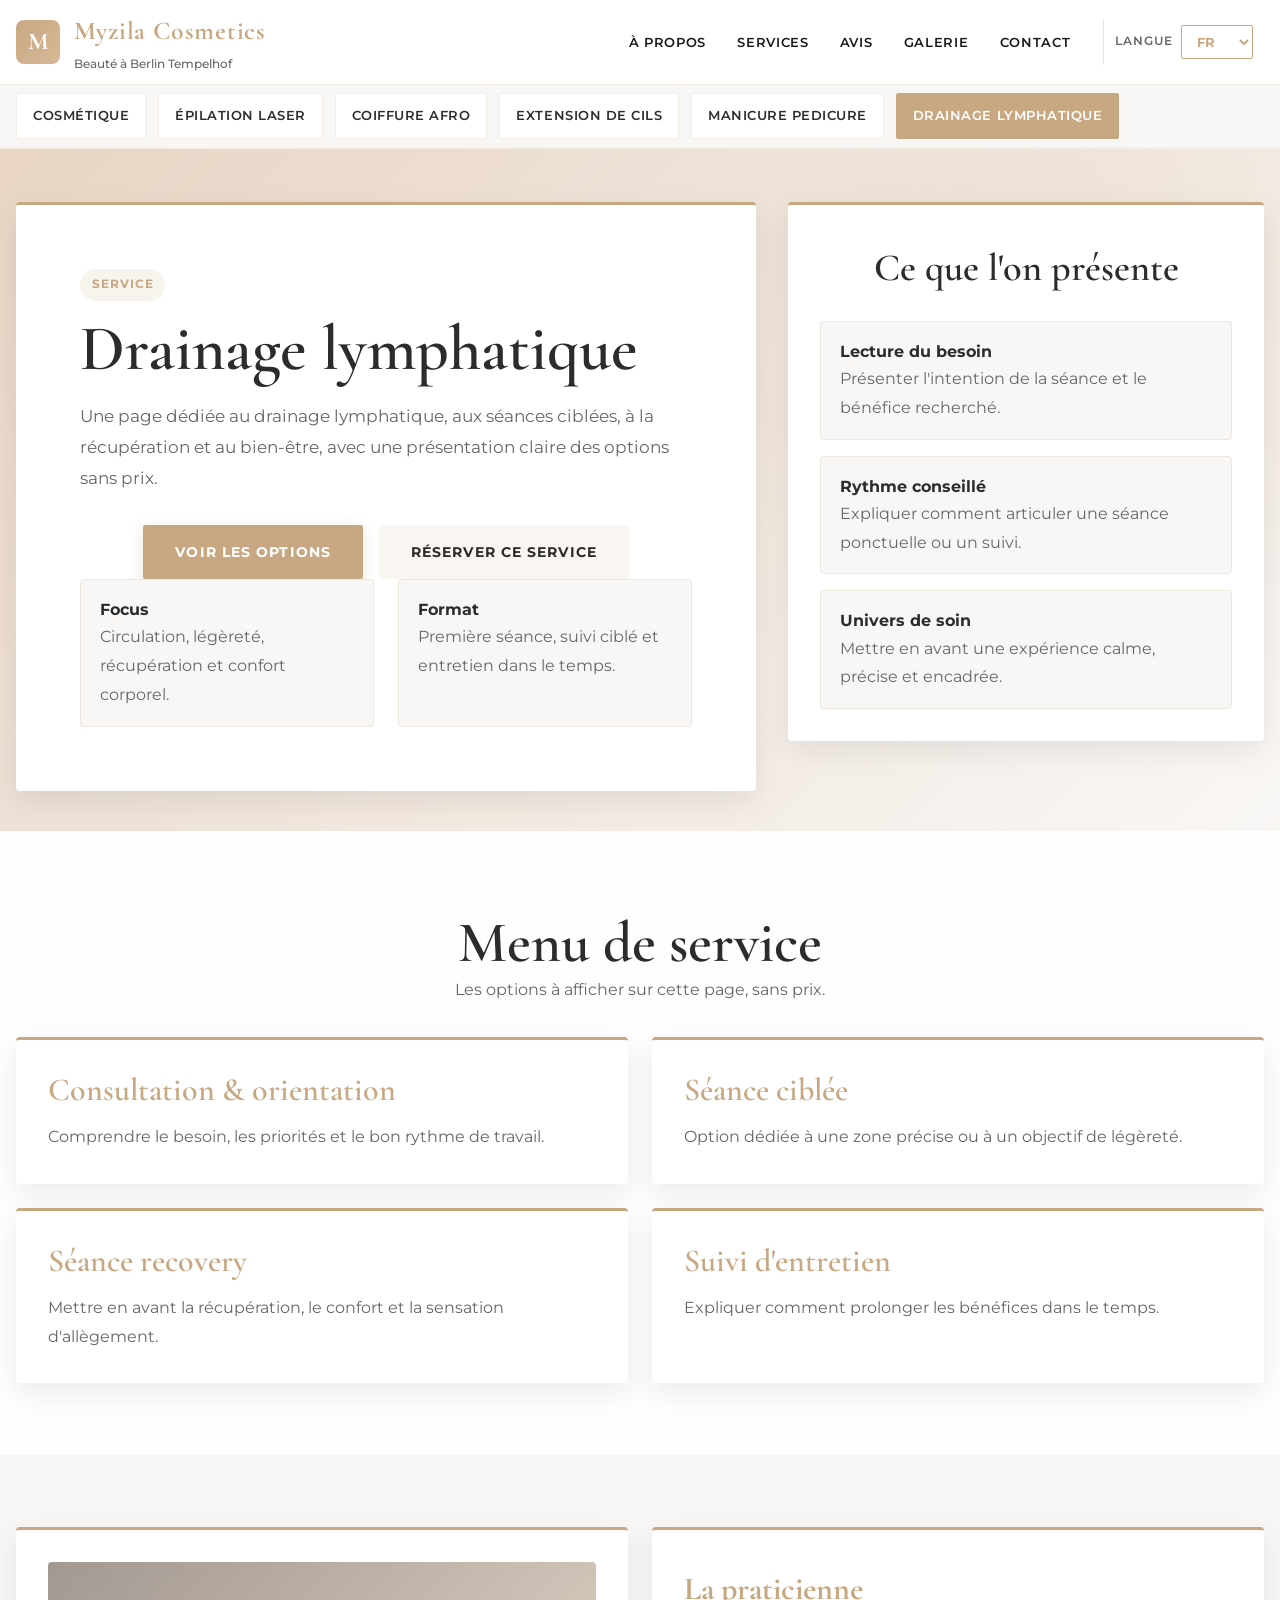
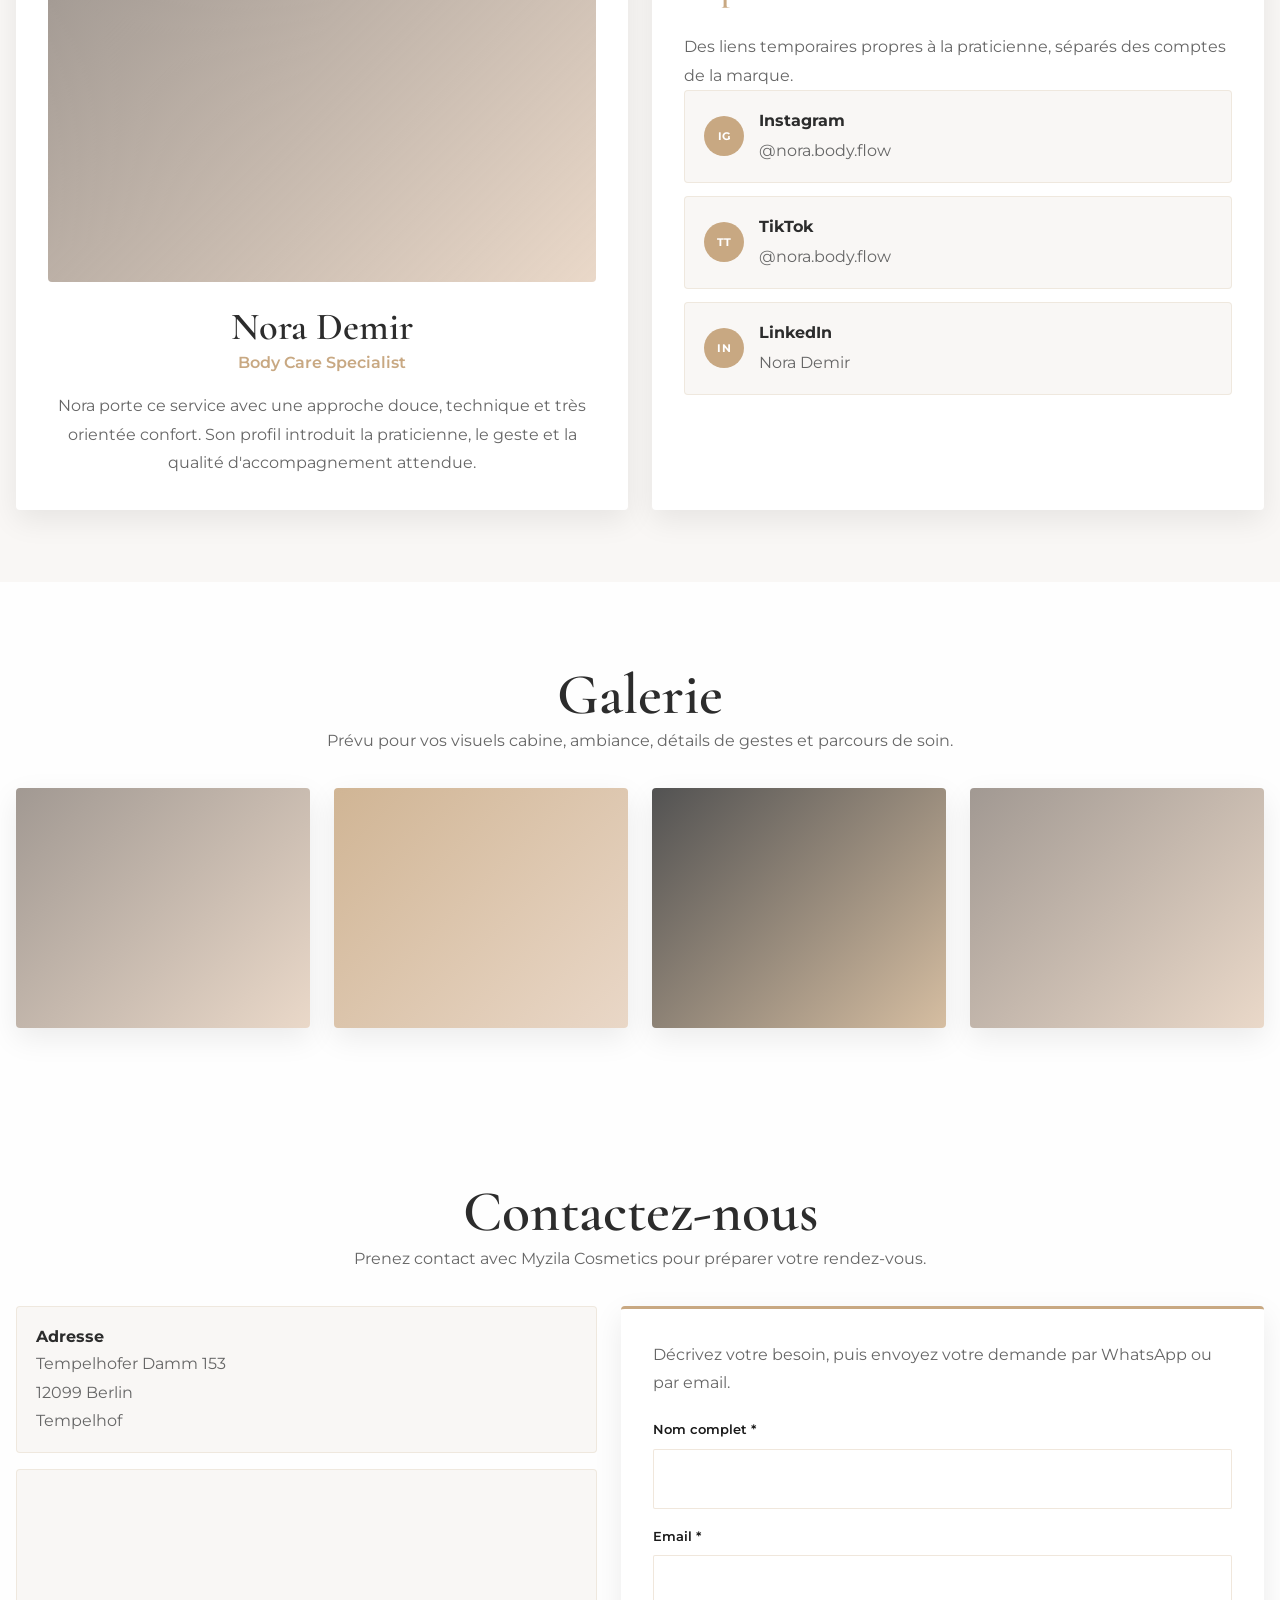
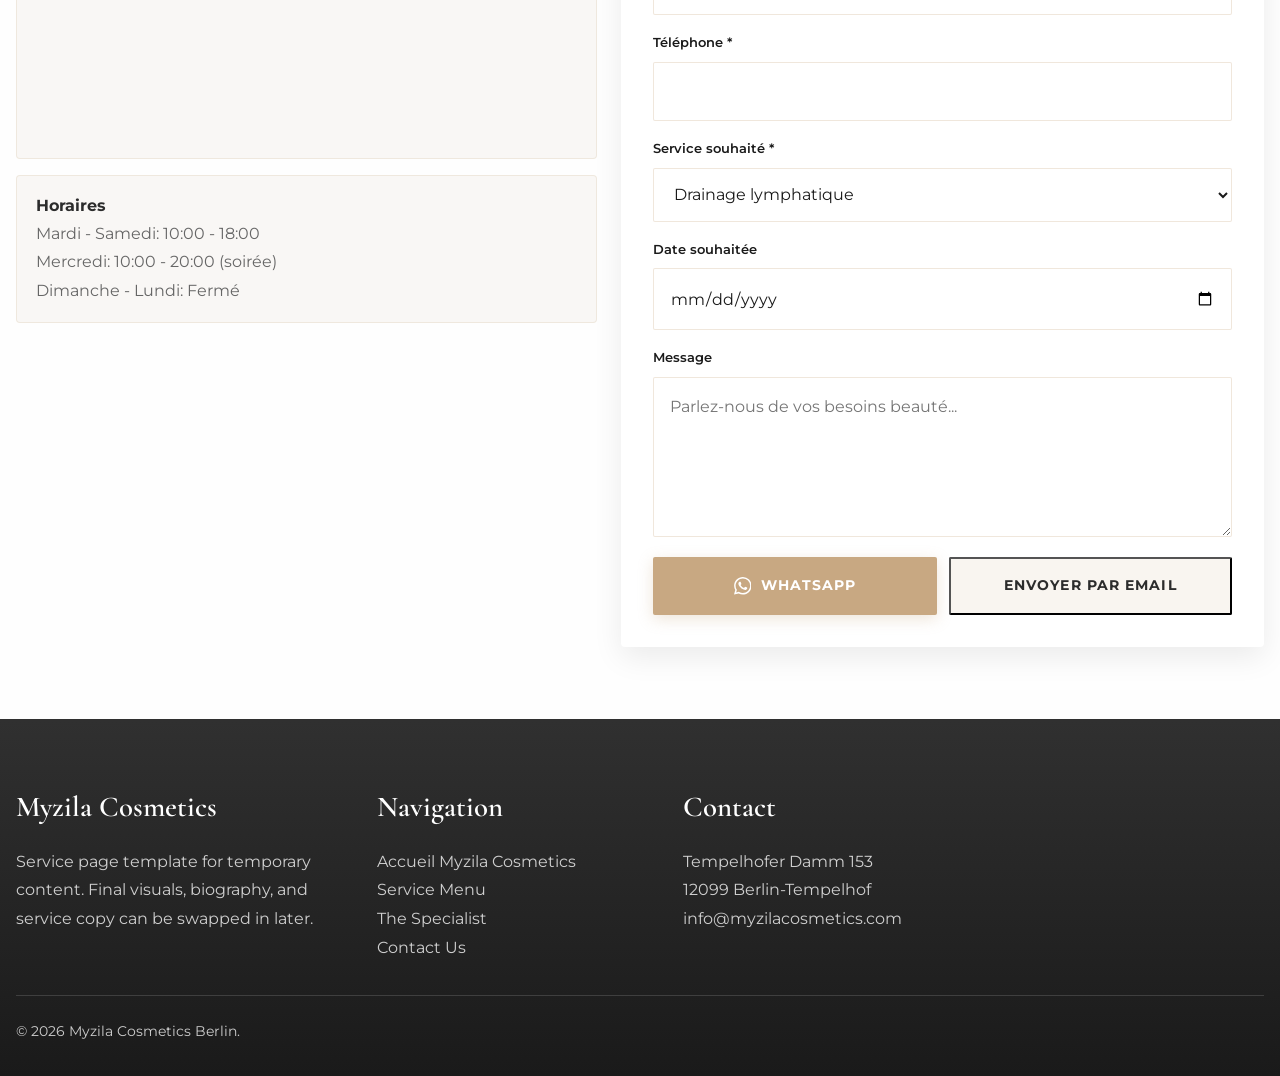
<file: services/lymphatic-drainage.html>
<!DOCTYPE html>
<html lang="fr">
<head>
    <meta charset="UTF-8">
    <meta name="viewport" content="width=device-width, initial-scale=1.0">
    <title>Lymphatic Drainage | Myzila Cosmetics</title>
    <meta name="description" content="Explore lymphatic drainage services at Myzila Cosmetics in Berlin Tempelhof, including consultation, targeted sessions, recovery-focused care, and follow-up guidance.">
    <meta name="robots" content="index,follow">
    <link rel="canonical" href="https://www.myzilacosmetics.com/services/lymphatic-drainage.html">
    <meta property="og:type" content="website">
    <meta property="og:site_name" content="Myzila Cosmetics">
    <meta property="og:title" content="Lymphatic Drainage | Myzila Cosmetics">
    <meta property="og:description" content="Targeted lymphatic drainage sessions and recovery support at Myzila Cosmetics in Berlin Tempelhof.">
    <meta property="og:url" content="https://www.myzilacosmetics.com/services/lymphatic-drainage.html">
    <link rel="stylesheet" href="../styles.css">
</head>
<body>
    <header class="site-header">
        <div class="container topbar">
            <a class="brand" href="../index.html" aria-label="Myzila Cosmetics"><span class="brand-mark">M</span><span class="brand-label"><strong>Myzila Cosmetics</strong><span data-fr="Beauté à Berlin Tempelhof" data-en="Beauty in Berlin Tempelhof" data-de="Beauty in Berlin Tempelhof">Beauté à Berlin Tempelhof</span></span></a>
            <button class="menu-toggle" type="button" data-menu-toggle aria-expanded="false" aria-controls="header-panel"><span class="sr-only" data-fr="Ouvrir le menu" data-en="Open menu" data-de="Menü öffnen">Ouvrir le menu</span><svg viewBox="0 0 24 24" aria-hidden="true" fill="none" stroke="currentColor" stroke-width="2" stroke-linecap="round"><path d="M4 7h16"></path><path d="M4 12h16"></path><path d="M4 17h16"></path></svg></button>
            <div class="header-panel" id="header-panel" data-header-panel><nav class="primary-nav" aria-label="Primary"><a href="../index.html#about" data-fr="À Propos" data-en="About" data-de="Über Uns">À Propos</a><a href="#service-menu" data-fr="Services" data-en="Services" data-de="Leistungen">Services</a><a href="../index.html#reviews" data-fr="Avis" data-en="Reviews" data-de="Bewertungen">Avis</a><a href="#gallery" data-fr="Galerie" data-en="Gallery" data-de="Galerie">Galerie</a><a href="#contact-form" data-fr="Contact" data-en="Contact" data-de="Kontakt">Contact</a></nav><div class="header-actions"><div class="language-shell"><label for="language-select" data-fr="Langue" data-en="Language" data-de="Sprache">Langue</label><select class="language-select" id="language-select" data-language-select data-default-lang="fr" aria-label="Language"><option value="fr">FR</option><option value="en">EN</option><option value="de">DE</option></select></div></div></div>
        </div>
        <nav class="service-strip" aria-label="Services principaux"><div class="container"><a class="service-pill" href="cosmetique.html" data-fr="Cosmétique" data-en="Cosmetics" data-de="Kosmetik">Cosmétique</a><a class="service-pill" href="epilation-laser.html" data-fr="Épilation Laser" data-en="Laser Hair Removal" data-de="Laser-Haarentfernung">Épilation Laser</a><a class="service-pill" href="coiffure-afro.html" data-fr="Coiffure Afro" data-en="Afro Hair" data-de="Afro Hair">Coiffure Afro</a><a class="service-pill" href="extension-cils.html" data-fr="Extension de Cils" data-en="Lash Extensions" data-de="Wimpernverlängerung">Extension de Cils</a><a class="service-pill" href="manicure-pedicure.html" data-fr="Manicure Pedicure" data-en="Manicure Pedicure" data-de="Maniküre Pediküre">Manicure Pedicure</a><a class="service-pill is-active" href="lymphatic-drainage.html" data-fr="Drainage lymphatique" data-en="Lymphatic Drainage" data-de="Lymphdrainage">Drainage lymphatique</a></div></nav>
    </header>
    <main>
        <section class="service-hero"><div class="container service-hero-layout"><div class="service-hero-panel"><span class="eyebrow">Service</span><h1 class="service-hero-title" data-fr="Drainage lymphatique" data-en="Lymphatic Drainage" data-de="Lymphdrainage">Drainage lymphatique</h1><p class="service-hero-copy">Une page dédiée au drainage lymphatique, aux séances ciblées, à la récupération et au bien-être, avec une présentation claire des options sans prix.</p><div class="button-row"><a class="button button-primary" href="#service-menu">Voir les options</a><a class="button button-secondary" href="#contact-form">Réserver ce service</a></div><div class="service-highlights"><div class="service-highlight"><strong>Focus</strong><span>Circulation, légèreté, récupération et confort corporel.</span></div><div class="service-highlight"><strong>Format</strong><span>Première séance, suivi ciblé et entretien dans le temps.</span></div></div></div><aside class="service-hero-aside"><div class="section-header"><h2 class="card-title">Ce que l'on présente</h2></div><div class="list-stack"><div class="list-item"><strong>Lecture du besoin</strong><span>Présenter l'intention de la séance et le bénéfice recherché.</span></div><div class="list-item"><strong>Rythme conseillé</strong><span>Expliquer comment articuler une séance ponctuelle ou un suivi.</span></div><div class="list-item"><strong>Univers de soin</strong><span>Mettre en avant une expérience calme, précise et encadrée.</span></div></div></aside></div></section>
        <section class="page-section" id="service-menu"><div class="container"><div class="section-header"><h2 class="section-title">Menu de service</h2><p class="section-copy">Les options à afficher sur cette page, sans prix.</p></div><div class="grid-two"><article class="detail-card"><h3 class="card-title">Consultation & orientation</h3><p class="card-copy">Comprendre le besoin, les priorités et le bon rythme de travail.</p></article><article class="detail-card"><h3 class="card-title">Séance ciblée</h3><p class="card-copy">Option dédiée à une zone précise ou à un objectif de légèreté.</p></article><article class="detail-card"><h3 class="card-title">Séance recovery</h3><p class="card-copy">Mettre en avant la récupération, le confort et la sensation d'allègement.</p></article><article class="detail-card"><h3 class="card-title">Suivi d'entretien</h3><p class="card-copy">Expliquer comment prolonger les bénéfices dans le temps.</p></article></div></div></section>
        <section class="page-section alt-section" id="artist"><div class="container grid-two"><article class="profile-card profile-cool"><div class="profile-visual" aria-hidden="true"></div><div><h2 class="profile-name">Nora Demir</h2><p class="profile-role">Body Care Specialist</p><p class="profile-copy">Nora porte ce service avec une approche douce, technique et très orientée confort. Son profil introduit la praticienne, le geste et la qualité d'accompagnement attendue.</p></div></article><article class="social-card"><h3>La praticienne</h3><p class="contact-copy">Des liens temporaires propres à la praticienne, séparés des comptes de la marque.</p><a class="social-link practitioner-link" href="https://www.instagram.com/nora.body.flow" target="_blank" rel="noreferrer"><strong>Instagram</strong><span>@nora.body.flow</span></a><a class="social-link practitioner-link" href="https://www.tiktok.com/@nora.body.flow" target="_blank" rel="noreferrer"><strong>TikTok</strong><span>@nora.body.flow</span></a><a class="social-link practitioner-link" href="https://www.linkedin.com/in/nora-body-flow" target="_blank" rel="noreferrer"><strong>LinkedIn</strong><span>Nora Demir</span></a></article></div></section>
        <section class="page-section" id="gallery"><div class="container"><div class="section-header"><h2 class="section-title">Galerie</h2><p class="section-copy">Prévu pour vos visuels cabine, ambiance, détails de gestes et parcours de soin.</p></div><div class="grid-four"><article class="photo-card photo-cool"><div class="photo-fill" aria-hidden="true"></div></article><article class="photo-card photo-warm"><div class="photo-fill" aria-hidden="true"></div></article><article class="photo-card photo-night"><div class="photo-fill" aria-hidden="true"></div></article><article class="photo-card photo-cool"><div class="photo-fill" aria-hidden="true"></div></article></div></div></section>
        <section class="page-section" id="contact"><div class="container"><div class="section-header"><h2 class="section-title" data-fr="Contactez-nous" data-en="Contact Us" data-de="Kontakt">Contactez-nous</h2><p class="section-copy" data-fr="Prenez contact avec Myzila Cosmetics pour préparer votre rendez-vous." data-en="Contact Myzila Cosmetics to prepare your appointment." data-de="Kontaktieren Sie Myzila Cosmetics, um Ihren Termin vorzubereiten.">Prenez contact avec Myzila Cosmetics pour préparer votre rendez-vous.</p></div><div class="contact-blend"><div class="contact-info-pane"><div class="contact-line"><strong data-fr="Adresse" data-en="Address" data-de="Adresse">Adresse</strong><span>Tempelhofer Damm 153<br>12099 Berlin<br>Tempelhof</span></div><div class="map-embed"><iframe title="Myzila Cosmetics Map" src="https://www.google.com/maps?q=Tempelhofer%20Damm%20153%2C%2012099%20Berlin&output=embed" loading="lazy" referrerpolicy="no-referrer-when-downgrade"></iframe></div><div class="contact-line"><strong data-fr="Horaires" data-en="Opening Hours" data-de="Öffnungszeiten">Horaires</strong><span data-fr="Mardi - Samedi: 10:00 - 18:00<br>Mercredi: 10:00 - 20:00 (soirée)<br>Dimanche - Lundi: Fermé" data-en="Tuesday - Saturday: 10:00 - 18:00<br>Wednesday: 10:00 - 20:00 (evening appointments)<br>Sunday - Monday: Closed" data-de="Dienstag - Samstag: 10:00 - 18:00<br>Mittwoch: 10:00 - 20:00 (Abendtermine)<br>Sonntag - Montag: Geschlossen" data-i18n-mode="html">Mardi - Samedi: 10:00 - 18:00<br>Mercredi: 10:00 - 20:00 (soirée)<br>Dimanche - Lundi: Fermé</span></div></div><article class="contact-card contact-form-pane" id="contact-form"><p class="contact-copy" style="margin-bottom: 1.25rem;" data-fr="Décrivez votre besoin, puis envoyez votre demande par WhatsApp ou par email." data-en="Describe what you need, then send your request via WhatsApp or email." data-de="Beschreiben Sie Ihr Anliegen und senden Sie Ihre Anfrage dann per WhatsApp oder E-Mail.">Décrivez votre besoin, puis envoyez votre demande par WhatsApp ou par email.</p><form class="form-grid" id="appointment-form"><div class="field"><label for="name" data-fr="Nom complet *" data-en="Full Name *" data-de="Vollständiger Name *">Nom complet *</label><input id="name" type="text"></div><div class="field"><label for="email">Email *</label><input id="email" type="email"></div><div class="field"><label for="phone" data-fr="Téléphone *" data-en="Phone Number *" data-de="Telefonnummer *">Téléphone *</label><input id="phone" type="tel"></div><div class="field"><label for="service" data-fr="Service souhaité *" data-en="Service of Interest *" data-de="Gewünschte Leistung *">Service souhaité *</label><select id="service"><option data-fr="Sélectionnez un service" data-en="Select a service" data-de="Wählen Sie eine Leistung">Sélectionnez un service</option><option data-fr="Cosmétique" data-en="Cosmetics" data-de="Kosmetik">Cosmétique</option><option data-fr="Épilation Laser" data-en="Laser Hair Removal" data-de="Laser-Haarentfernung">Épilation Laser</option><option data-fr="Coiffure Afro" data-en="Afro Hair" data-de="Afro Hair">Coiffure Afro</option><option data-fr="Extension de Cils" data-en="Lash Extensions" data-de="Wimpernverlängerung">Extension de Cils</option><option data-fr="Manicure Pedicure" data-en="Manicure Pedicure" data-de="Maniküre Pediküre">Manicure Pedicure</option><option selected data-fr="Drainage lymphatique" data-en="Lymphatic Drainage" data-de="Lymphdrainage">Drainage lymphatique</option></select></div><div class="field"><label for="date" data-fr="Date souhaitée" data-en="Preferred Date" data-de="Wunschtermin">Date souhaitée</label><input id="date" type="date"></div><div class="field"><label for="message" data-fr="Message" data-en="Message" data-de="Nachricht">Message</label><textarea id="message" data-i18n-mode="placeholder" data-fr="Parlez-nous de vos besoins beauté..." data-en="Tell us about your beauty needs..." data-de="Erzählen Sie uns von Ihren Beauty-Bedürfnissen..." placeholder="Parlez-nous de vos besoins beauté..."></textarea></div><div class="form-actions"><a class="button button-primary button-whatsapp" id="whatsapp-button" data-whatsapp-link href="https://wa.me/4915563532093" target="_blank" rel="noreferrer"><svg class="button-icon" viewBox="0 0 24 24" aria-hidden="true"><path d="M20.52 3.48A11.86 11.86 0 0 0 12.08 0C5.5 0 .16 5.34.16 11.92c0 2.1.55 4.16 1.6 5.97L0 24l6.31-1.65a11.88 11.88 0 0 0 5.77 1.48h.01c6.58 0 11.92-5.34 11.92-11.92 0-3.18-1.24-6.17-3.49-8.43zM12.09 21.8a9.9 9.9 0 0 1-5.04-1.38l-.36-.21-3.75.98 1-3.65-.24-.37a9.86 9.86 0 0 1-1.52-5.25c0-5.46 4.44-9.9 9.9-9.9 2.64 0 5.12 1.03 6.99 2.9a9.83 9.83 0 0 1 2.9 6.99c0 5.46-4.44 9.89-9.89 9.89zm5.43-7.42c-.3-.15-1.76-.87-2.03-.97-.27-.1-.47-.15-.67.15-.2.3-.77.97-.95 1.17-.17.2-.35.22-.65.07-.3-.15-1.26-.46-2.4-1.46a9.06 9.06 0 0 1-1.66-2.07c-.17-.3-.02-.46.13-.61.14-.14.3-.35.45-.52.15-.17.2-.3.3-.5.1-.2.05-.37-.02-.52-.07-.15-.67-1.62-.92-2.22-.24-.58-.48-.5-.67-.51h-.57c-.2 0-.52.07-.79.37-.27.3-1.04 1.02-1.04 2.49s1.07 2.88 1.22 3.08c.15.2 2.1 3.21 5.09 4.5.71.31 1.26.5 1.69.64.71.23 1.35.2 1.86.12.57-.08 1.76-.72 2.01-1.42.25-.69.25-1.29.17-1.42-.07-.12-.27-.2-.57-.35z" fill="currentColor"/></svg><span data-fr="WhatsApp" data-en="WhatsApp" data-de="WhatsApp">WhatsApp</span></a><button class="button button-secondary" type="submit" data-fr="Envoyer par email" data-en="Send by Email" data-de="Per E-Mail senden">Envoyer par email</button></div></form></article></div></div></section>
    </main>
    <footer class="footer"><div class="container"><div class="footer-content"><div class="footer-section"><h3>Myzila Cosmetics</h3><p>Service page template for temporary content. Final visuals, biography, and service copy can be swapped in later.</p></div><div class="footer-section"><h3>Navigation</h3><a href="../index.html">Accueil Myzila Cosmetics</a><a href="#service-menu">Service Menu</a><a href="#artist">The Specialist</a><a href="#contact-form">Contact Us</a></div><div class="footer-section"><h3>Contact</h3><p>Tempelhofer Damm 153<br>12099 Berlin-Tempelhof<br>info@myzilacosmetics.com</p></div></div><div class="footer-bottom"><p>&copy; 2026 Myzila Cosmetics Berlin.</p></div></div></footer>
    <script src="../app.js"></script>
</body>
</html>
</file>
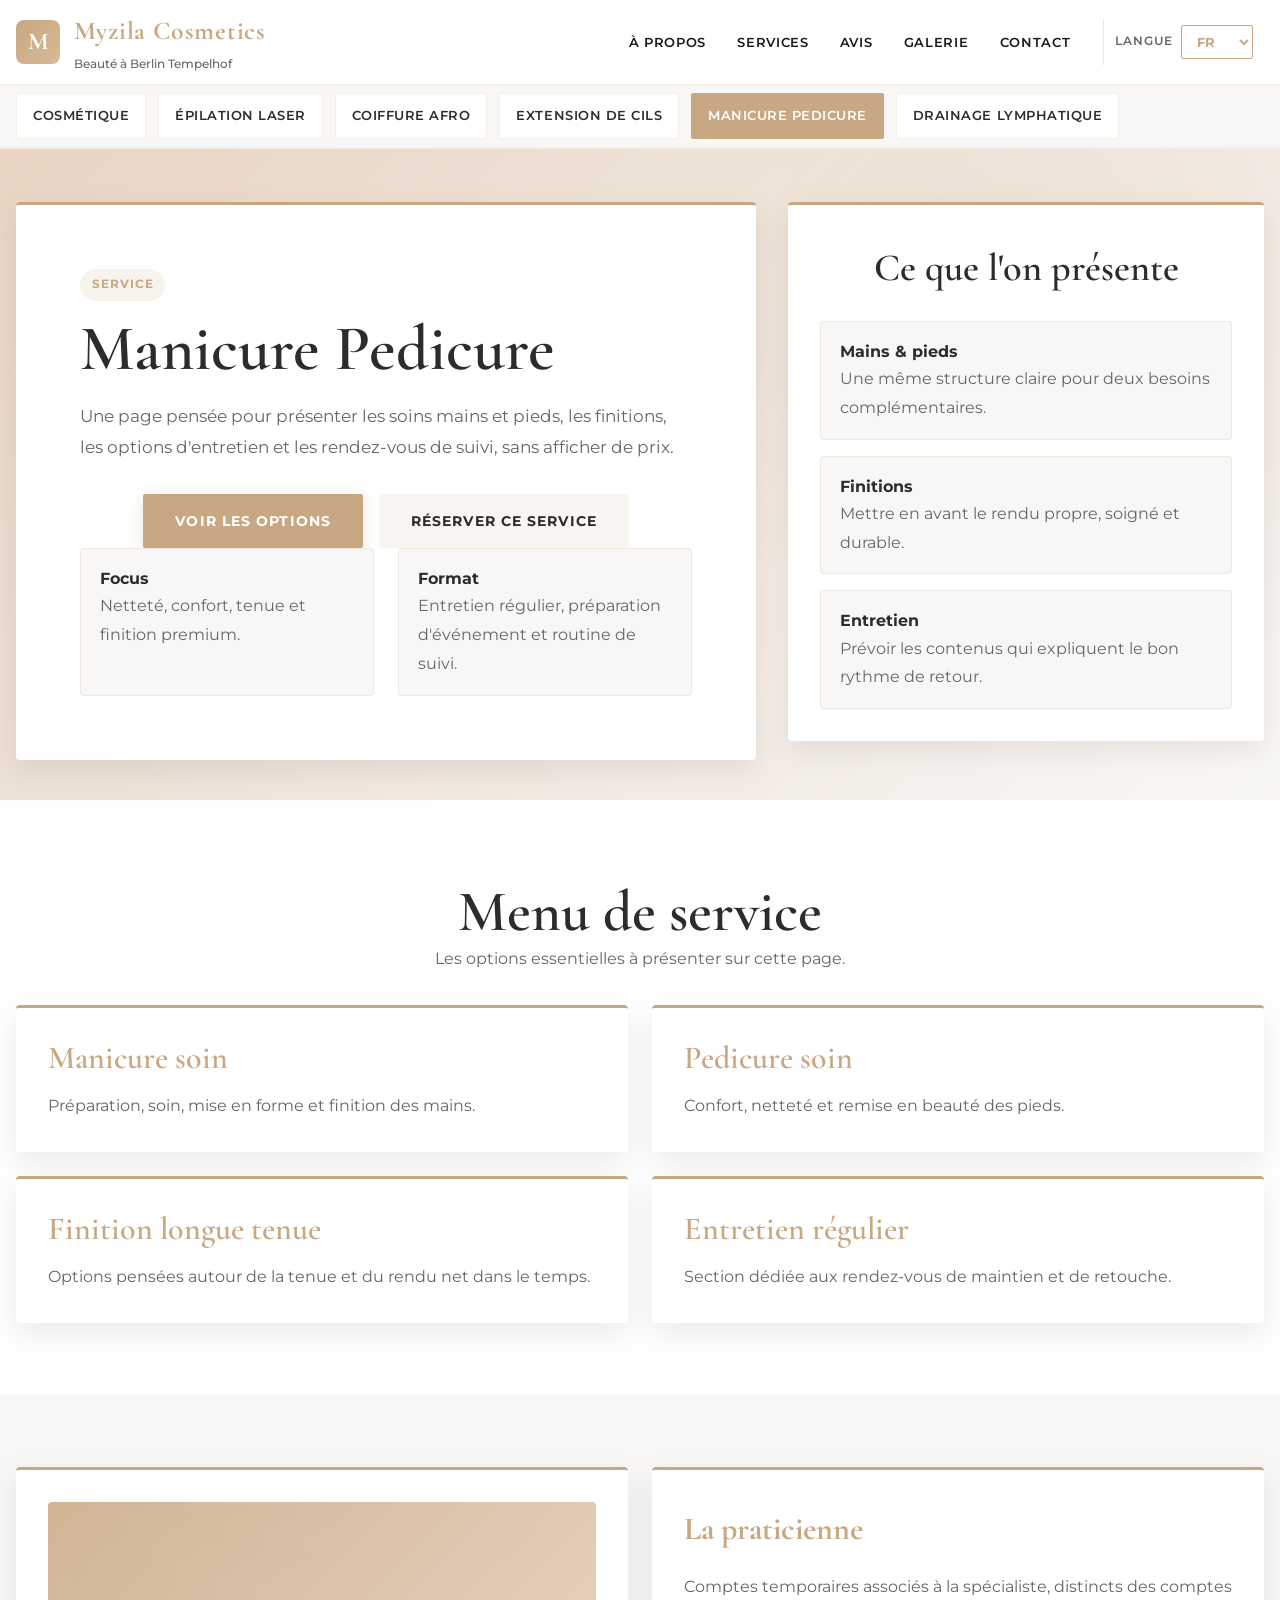
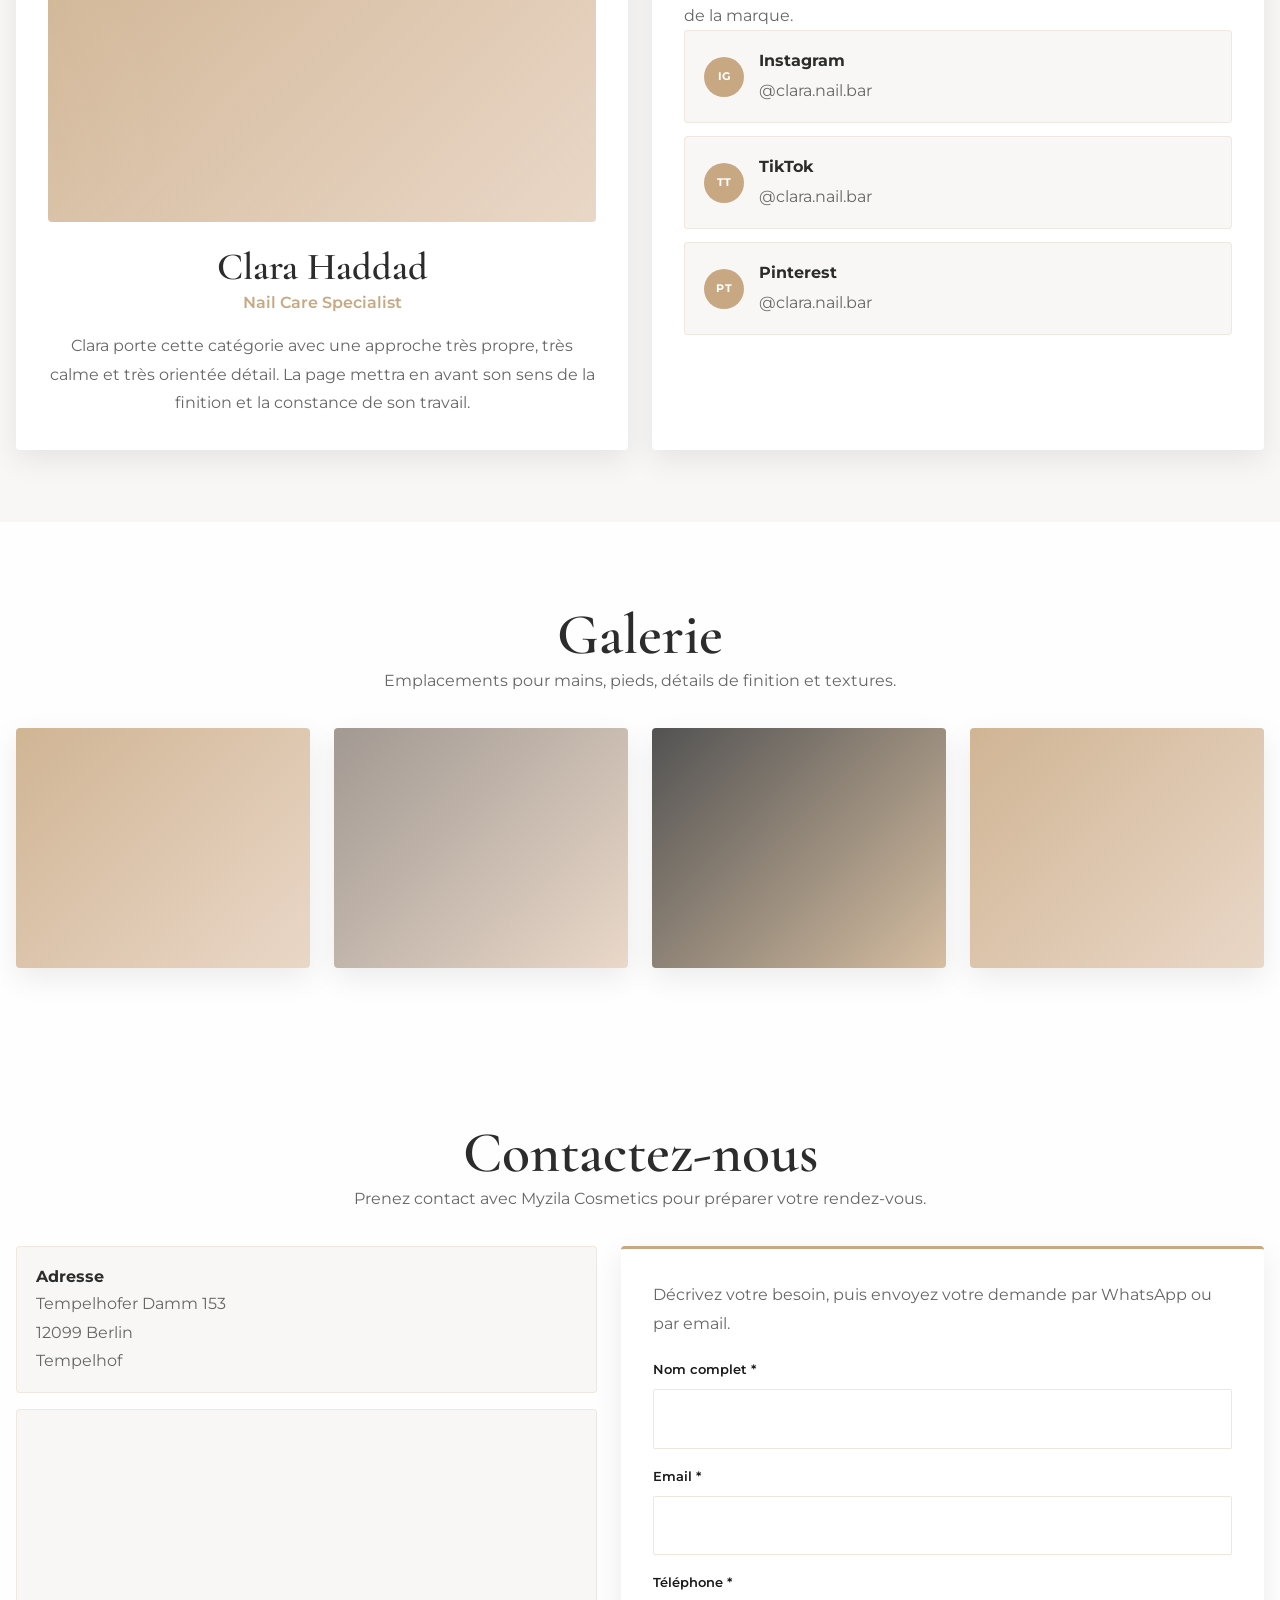
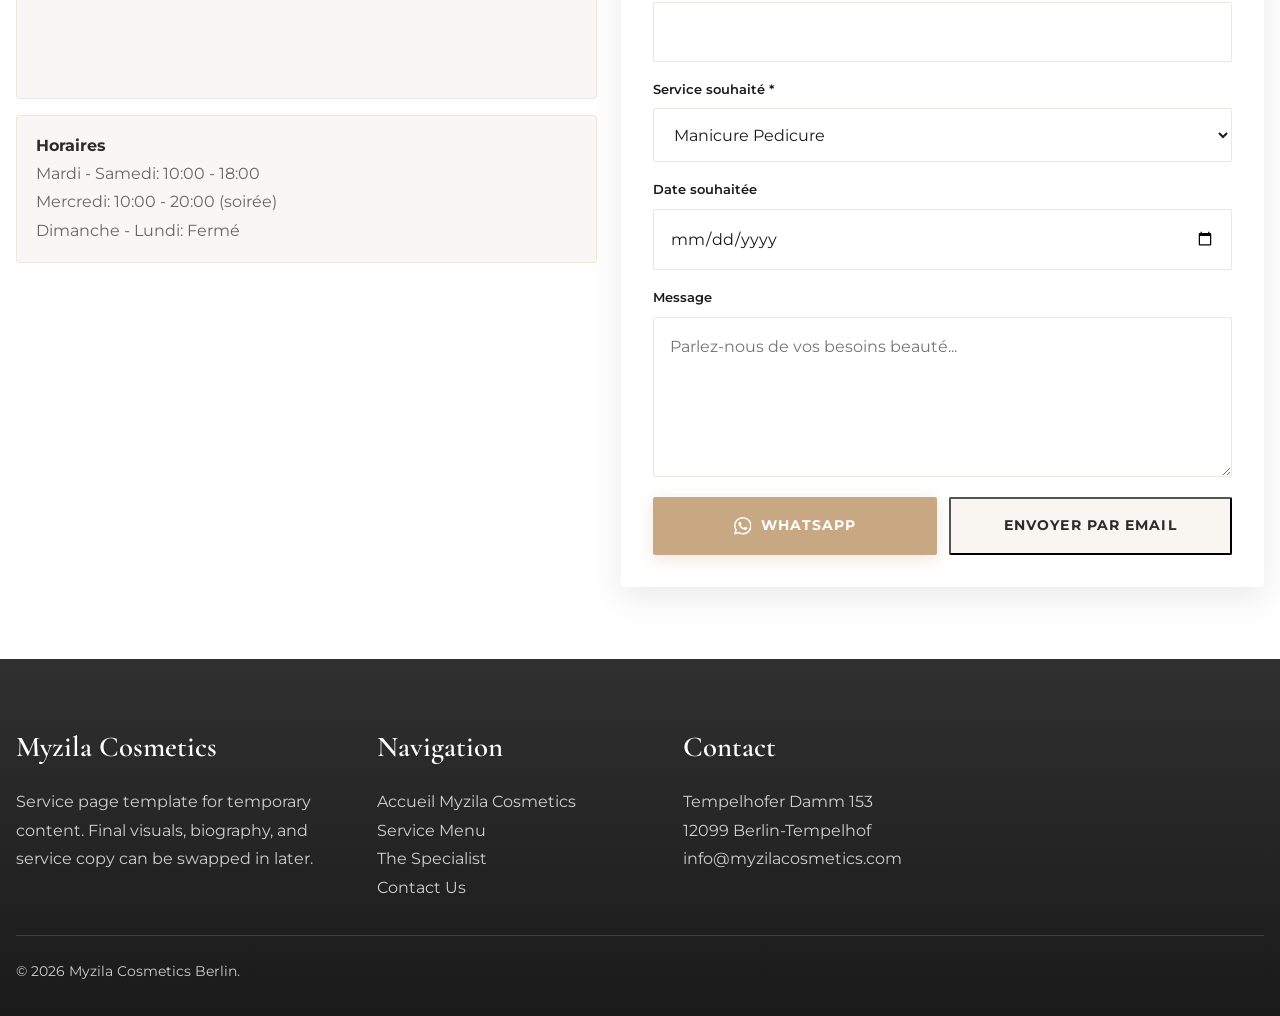
<file: services/manicure-pedicure.html>
<!DOCTYPE html>
<html lang="fr">
<head>
    <meta charset="UTF-8">
    <meta name="viewport" content="width=device-width, initial-scale=1.0">
    <title>Manicure Pedicure | Myzila Cosmetics</title>
    <meta name="description" content="Explore manicure and pedicure services at Myzila Cosmetics in Berlin Tempelhof, from care rituals and neat finishes to long-wear maintenance.">
    <meta name="robots" content="index,follow">
    <link rel="canonical" href="https://www.myzilacosmetics.com/services/manicure-pedicure.html">
    <meta property="og:type" content="website">
    <meta property="og:site_name" content="Myzila Cosmetics">
    <meta property="og:title" content="Manicure Pedicure | Myzila Cosmetics">
    <meta property="og:description" content="Hand and foot care, premium finishing, and maintenance options at Myzila Cosmetics in Berlin Tempelhof.">
    <meta property="og:url" content="https://www.myzilacosmetics.com/services/manicure-pedicure.html">
    <link rel="stylesheet" href="../styles.css">
</head>
<body>
    <header class="site-header">
        <div class="container topbar">
            <a class="brand" href="../index.html" aria-label="Myzila Cosmetics"><span class="brand-mark">M</span><span class="brand-label"><strong>Myzila Cosmetics</strong><span data-fr="Beauté à Berlin Tempelhof" data-en="Beauty in Berlin Tempelhof" data-de="Beauty in Berlin Tempelhof">Beauté à Berlin Tempelhof</span></span></a>
            <button class="menu-toggle" type="button" data-menu-toggle aria-expanded="false" aria-controls="header-panel"><span class="sr-only" data-fr="Ouvrir le menu" data-en="Open menu" data-de="Menü öffnen">Ouvrir le menu</span><svg viewBox="0 0 24 24" aria-hidden="true" fill="none" stroke="currentColor" stroke-width="2" stroke-linecap="round"><path d="M4 7h16"></path><path d="M4 12h16"></path><path d="M4 17h16"></path></svg></button>
            <div class="header-panel" id="header-panel" data-header-panel><nav class="primary-nav" aria-label="Primary"><a href="../index.html#about" data-fr="À Propos" data-en="About" data-de="Über Uns">À Propos</a><a href="#service-menu" data-fr="Services" data-en="Services" data-de="Leistungen">Services</a><a href="../index.html#reviews" data-fr="Avis" data-en="Reviews" data-de="Bewertungen">Avis</a><a href="#gallery" data-fr="Galerie" data-en="Gallery" data-de="Galerie">Galerie</a><a href="#contact-form" data-fr="Contact" data-en="Contact" data-de="Kontakt">Contact</a></nav><div class="header-actions"><div class="language-shell"><label for="language-select" data-fr="Langue" data-en="Language" data-de="Sprache">Langue</label><select class="language-select" id="language-select" data-language-select data-default-lang="fr" aria-label="Language"><option value="fr">FR</option><option value="en">EN</option><option value="de">DE</option></select></div></div></div>
        </div>
        <nav class="service-strip" aria-label="Services principaux"><div class="container"><a class="service-pill" href="cosmetique.html" data-fr="Cosmétique" data-en="Cosmetics" data-de="Kosmetik">Cosmétique</a><a class="service-pill" href="epilation-laser.html" data-fr="Épilation Laser" data-en="Laser Hair Removal" data-de="Laser-Haarentfernung">Épilation Laser</a><a class="service-pill" href="coiffure-afro.html" data-fr="Coiffure Afro" data-en="Afro Hair" data-de="Afro Hair">Coiffure Afro</a><a class="service-pill" href="extension-cils.html" data-fr="Extension de Cils" data-en="Lash Extensions" data-de="Wimpernverlängerung">Extension de Cils</a><a class="service-pill is-active" href="manicure-pedicure.html" data-fr="Manicure Pedicure" data-en="Manicure Pedicure" data-de="Maniküre Pediküre">Manicure Pedicure</a><a class="service-pill" href="lymphatic-drainage.html" data-fr="Drainage lymphatique" data-en="Lymphatic Drainage" data-de="Lymphdrainage">Drainage lymphatique</a></div></nav>
    </header>
    <main>
        <section class="service-hero"><div class="container service-hero-layout"><div class="service-hero-panel"><span class="eyebrow">Service</span><h1 class="service-hero-title">Manicure Pedicure</h1><p class="service-hero-copy">Une page pensée pour présenter les soins mains et pieds, les finitions, les options d'entretien et les rendez-vous de suivi, sans afficher de prix.</p><div class="button-row"><a class="button button-primary" href="#service-menu">Voir les options</a><a class="button button-secondary" href="#contact-form">Réserver ce service</a></div><div class="service-highlights"><div class="service-highlight"><strong>Focus</strong><span>Netteté, confort, tenue et finition premium.</span></div><div class="service-highlight"><strong>Format</strong><span>Entretien régulier, préparation d'événement et routine de suivi.</span></div></div></div><aside class="service-hero-aside"><div class="section-header"><h2 class="card-title">Ce que l'on présente</h2></div><div class="list-stack"><div class="list-item"><strong>Mains & pieds</strong><span>Une même structure claire pour deux besoins complémentaires.</span></div><div class="list-item"><strong>Finitions</strong><span>Mettre en avant le rendu propre, soigné et durable.</span></div><div class="list-item"><strong>Entretien</strong><span>Prévoir les contenus qui expliquent le bon rythme de retour.</span></div></div></aside></div></section>
        <section class="page-section" id="service-menu"><div class="container"><div class="section-header"><h2 class="section-title">Menu de service</h2><p class="section-copy">Les options essentielles à présenter sur cette page.</p></div><div class="grid-two"><article class="detail-card"><h3 class="card-title">Manicure soin</h3><p class="card-copy">Préparation, soin, mise en forme et finition des mains.</p></article><article class="detail-card"><h3 class="card-title">Pedicure soin</h3><p class="card-copy">Confort, netteté et remise en beauté des pieds.</p></article><article class="detail-card"><h3 class="card-title">Finition longue tenue</h3><p class="card-copy">Options pensées autour de la tenue et du rendu net dans le temps.</p></article><article class="detail-card"><h3 class="card-title">Entretien régulier</h3><p class="card-copy">Section dédiée aux rendez-vous de maintien et de retouche.</p></article></div></div></section>
        <section class="page-section alt-section" id="artist"><div class="container grid-two"><article class="profile-card profile-warm"><div class="profile-visual" aria-hidden="true"></div><div><h2 class="profile-name">Clara Haddad</h2><p class="profile-role">Nail Care Specialist</p><p class="profile-copy">Clara porte cette catégorie avec une approche très propre, très calme et très orientée détail. La page mettra en avant son sens de la finition et la constance de son travail.</p></div></article><article class="social-card"><h3>La praticienne</h3><p class="contact-copy">Comptes temporaires associés à la spécialiste, distincts des comptes de la marque.</p><a class="social-link practitioner-link" href="https://www.instagram.com/clara.nail.bar" target="_blank" rel="noreferrer"><strong>Instagram</strong><span>@clara.nail.bar</span></a><a class="social-link practitioner-link" href="https://www.tiktok.com/@clara.nail.bar" target="_blank" rel="noreferrer"><strong>TikTok</strong><span>@clara.nail.bar</span></a><a class="social-link practitioner-link" href="https://www.pinterest.com/clara.nail.bar" target="_blank" rel="noreferrer"><strong>Pinterest</strong><span>@clara.nail.bar</span></a></article></div></section>
        <section class="page-section" id="gallery"><div class="container"><div class="section-header"><h2 class="section-title">Galerie</h2><p class="section-copy">Emplacements pour mains, pieds, détails de finition et textures.</p></div><div class="grid-four"><article class="photo-card photo-warm"><div class="photo-fill" aria-hidden="true"></div></article><article class="photo-card photo-cool"><div class="photo-fill" aria-hidden="true"></div></article><article class="photo-card photo-night"><div class="photo-fill" aria-hidden="true"></div></article><article class="photo-card photo-warm"><div class="photo-fill" aria-hidden="true"></div></article></div></div></section>
        <section class="page-section" id="contact"><div class="container"><div class="section-header"><h2 class="section-title" data-fr="Contactez-nous" data-en="Contact Us" data-de="Kontakt">Contactez-nous</h2><p class="section-copy" data-fr="Prenez contact avec Myzila Cosmetics pour préparer votre rendez-vous." data-en="Contact Myzila Cosmetics to prepare your appointment." data-de="Kontaktieren Sie Myzila Cosmetics, um Ihren Termin vorzubereiten.">Prenez contact avec Myzila Cosmetics pour préparer votre rendez-vous.</p></div><div class="contact-blend"><div class="contact-info-pane"><div class="contact-line"><strong data-fr="Adresse" data-en="Address" data-de="Adresse">Adresse</strong><span>Tempelhofer Damm 153<br>12099 Berlin<br>Tempelhof</span></div><div class="map-embed"><iframe title="Myzila Cosmetics Map" src="https://www.google.com/maps?q=Tempelhofer%20Damm%20153%2C%2012099%20Berlin&output=embed" loading="lazy" referrerpolicy="no-referrer-when-downgrade"></iframe></div><div class="contact-line"><strong data-fr="Horaires" data-en="Opening Hours" data-de="Öffnungszeiten">Horaires</strong><span data-fr="Mardi - Samedi: 10:00 - 18:00<br>Mercredi: 10:00 - 20:00 (soirée)<br>Dimanche - Lundi: Fermé" data-en="Tuesday - Saturday: 10:00 - 18:00<br>Wednesday: 10:00 - 20:00 (evening appointments)<br>Sunday - Monday: Closed" data-de="Dienstag - Samstag: 10:00 - 18:00<br>Mittwoch: 10:00 - 20:00 (Abendtermine)<br>Sonntag - Montag: Geschlossen" data-i18n-mode="html">Mardi - Samedi: 10:00 - 18:00<br>Mercredi: 10:00 - 20:00 (soirée)<br>Dimanche - Lundi: Fermé</span></div></div><article class="contact-card contact-form-pane" id="contact-form"><p class="contact-copy" style="margin-bottom: 1.25rem;" data-fr="Décrivez votre besoin, puis envoyez votre demande par WhatsApp ou par email." data-en="Describe what you need, then send your request via WhatsApp or email." data-de="Beschreiben Sie Ihr Anliegen und senden Sie Ihre Anfrage dann per WhatsApp oder E-Mail.">Décrivez votre besoin, puis envoyez votre demande par WhatsApp ou par email.</p><form class="form-grid" id="appointment-form"><div class="field"><label for="name" data-fr="Nom complet *" data-en="Full Name *" data-de="Vollständiger Name *">Nom complet *</label><input id="name" type="text"></div><div class="field"><label for="email">Email *</label><input id="email" type="email"></div><div class="field"><label for="phone" data-fr="Téléphone *" data-en="Phone Number *" data-de="Telefonnummer *">Téléphone *</label><input id="phone" type="tel"></div><div class="field"><label for="service" data-fr="Service souhaité *" data-en="Service of Interest *" data-de="Gewünschte Leistung *">Service souhaité *</label><select id="service"><option data-fr="Sélectionnez un service" data-en="Select a service" data-de="Wählen Sie eine Leistung">Sélectionnez un service</option><option data-fr="Cosmétique" data-en="Cosmetics" data-de="Kosmetik">Cosmétique</option><option data-fr="Épilation Laser" data-en="Laser Hair Removal" data-de="Laser-Haarentfernung">Épilation Laser</option><option data-fr="Coiffure Afro" data-en="Afro Hair" data-de="Afro Hair">Coiffure Afro</option><option data-fr="Extension de Cils" data-en="Lash Extensions" data-de="Wimpernverlängerung">Extension de Cils</option><option selected data-fr="Manicure Pedicure" data-en="Manicure Pedicure" data-de="Maniküre Pediküre">Manicure Pedicure</option><option data-fr="Drainage lymphatique" data-en="Lymphatic Drainage" data-de="Lymphdrainage">Drainage lymphatique</option></select></div><div class="field"><label for="date" data-fr="Date souhaitée" data-en="Preferred Date" data-de="Wunschtermin">Date souhaitée</label><input id="date" type="date"></div><div class="field"><label for="message" data-fr="Message" data-en="Message" data-de="Nachricht">Message</label><textarea id="message" data-i18n-mode="placeholder" data-fr="Parlez-nous de vos besoins beauté..." data-en="Tell us about your beauty needs..." data-de="Erzählen Sie uns von Ihren Beauty-Bedürfnissen..." placeholder="Parlez-nous de vos besoins beauté..."></textarea></div><div class="form-actions"><a class="button button-primary button-whatsapp" id="whatsapp-button" data-whatsapp-link href="https://wa.me/4915563532093" target="_blank" rel="noreferrer"><svg class="button-icon" viewBox="0 0 24 24" aria-hidden="true"><path d="M20.52 3.48A11.86 11.86 0 0 0 12.08 0C5.5 0 .16 5.34.16 11.92c0 2.1.55 4.16 1.6 5.97L0 24l6.31-1.65a11.88 11.88 0 0 0 5.77 1.48h.01c6.58 0 11.92-5.34 11.92-11.92 0-3.18-1.24-6.17-3.49-8.43zM12.09 21.8a9.9 9.9 0 0 1-5.04-1.38l-.36-.21-3.75.98 1-3.65-.24-.37a9.86 9.86 0 0 1-1.52-5.25c0-5.46 4.44-9.9 9.9-9.9 2.64 0 5.12 1.03 6.99 2.9a9.83 9.83 0 0 1 2.9 6.99c0 5.46-4.44 9.89-9.89 9.89zm5.43-7.42c-.3-.15-1.76-.87-2.03-.97-.27-.1-.47-.15-.67.15-.2.3-.77.97-.95 1.17-.17.2-.35.22-.65.07-.3-.15-1.26-.46-2.4-1.46a9.06 9.06 0 0 1-1.66-2.07c-.17-.3-.02-.46.13-.61.14-.14.3-.35.45-.52.15-.17.2-.3.3-.5.1-.2.05-.37-.02-.52-.07-.15-.67-1.62-.92-2.22-.24-.58-.48-.5-.67-.51h-.57c-.2 0-.52.07-.79.37-.27.3-1.04 1.02-1.04 2.49s1.07 2.88 1.22 3.08c.15.2 2.1 3.21 5.09 4.5.71.31 1.26.5 1.69.64.71.23 1.35.2 1.86.12.57-.08 1.76-.72 2.01-1.42.25-.69.25-1.29.17-1.42-.07-.12-.27-.2-.57-.35z" fill="currentColor"/></svg><span data-fr="WhatsApp" data-en="WhatsApp" data-de="WhatsApp">WhatsApp</span></a><button class="button button-secondary" type="submit" data-fr="Envoyer par email" data-en="Send by Email" data-de="Per E-Mail senden">Envoyer par email</button></div></form></article></div></div></section>
    </main>
    <footer class="footer"><div class="container"><div class="footer-content"><div class="footer-section"><h3>Myzila Cosmetics</h3><p>Service page template for temporary content. Final visuals, biography, and service copy can be swapped in later.</p></div><div class="footer-section"><h3>Navigation</h3><a href="../index.html">Accueil Myzila Cosmetics</a><a href="#service-menu">Service Menu</a><a href="#artist">The Specialist</a><a href="#contact-form">Contact Us</a></div><div class="footer-section"><h3>Contact</h3><p>Tempelhofer Damm 153<br>12099 Berlin-Tempelhof<br>info@myzilacosmetics.com</p></div></div><div class="footer-bottom"><p>&copy; 2026 Myzila Cosmetics Berlin.</p></div></div></footer>
    <script src="../app.js"></script>
</body>
</html>
</file>
<file: styles.css>
@import url("https://fonts.googleapis.com/css2?family=Cormorant+Garamond:wght@400;500;600;700&family=Montserrat:wght@300;400;500;600;700&display=swap");

:root {
    --primary: #c8a882;
    --secondary: #2c2c2c;
    --accent: #e8d5c4;
    --background: #fefefe;
    --background-alt: #f9f7f5;
    --text-dark: #1a1a1a;
    --text-light: #666666;
    --border: rgba(200, 168, 130, 0.2);
    --shadow: 0 10px 30px rgba(0, 0, 0, 0.08);
    --shadow-strong: 0 18px 40px rgba(0, 0, 0, 0.12);
    --header-height: 84px;
    --subnav-height: 62px;
}

* {
    box-sizing: border-box;
}

html {
    scroll-behavior: smooth;
}

body {
    margin: 0;
    font-family: "Montserrat", sans-serif;
    color: var(--text-dark);
    background: var(--background);
    line-height: 1.7;
}

a {
    color: inherit;
    text-decoration: none;
}

button,
input,
select,
textarea {
    font: inherit;
}

img {
    display: block;
    max-width: 100%;
}

main {
    padding-top: calc(var(--header-height) + var(--subnav-height));
}

section[id] {
    scroll-margin-top: calc(var(--header-height) + var(--subnav-height) + 16px);
}

.container {
    width: min(1380px, calc(100% - 2rem));
    margin: 0 auto;
}

.site-header {
    position: fixed;
    inset: 0 0 auto;
    z-index: 1000;
    background: rgba(255, 255, 255, 0.97);
    backdrop-filter: blur(10px);
    border-bottom: 1px solid var(--border);
}

.topbar {
    min-height: var(--header-height);
    display: flex;
    align-items: center;
    justify-content: space-between;
    gap: 1rem;
}

.brand {
    display: inline-flex;
    align-items: center;
    gap: 0.85rem;
    min-width: 0;
}

.brand-mark {
    width: 44px;
    height: 44px;
    display: grid;
    place-items: center;
    border-radius: 8px;
    background: linear-gradient(135deg, var(--primary), #d8b997);
    color: white;
    font-family: "Cormorant Garamond", serif;
    font-size: 1.5rem;
    font-weight: 700;
}

.brand-label {
    display: grid;
    gap: 0.1rem;
    min-width: 0;
}

.brand-label strong {
    font-family: "Cormorant Garamond", serif;
    font-size: 1.6rem;
    font-weight: 700;
    color: var(--primary);
    letter-spacing: 0.03em;
    white-space: nowrap;
}

.brand-label span {
    font-size: 0.74rem;
    font-weight: 500;
    color: var(--text-light);
}

.menu-toggle {
    display: none;
    width: 44px;
    height: 44px;
    border: 1px solid var(--border);
    border-radius: 4px;
    background: white;
    color: var(--text-dark);
    cursor: pointer;
}

.menu-toggle svg {
    width: 18px;
    height: 18px;
}

.header-panel {
    display: flex;
    align-items: center;
    gap: 1.25rem;
}

.primary-nav {
    display: flex;
    align-items: center;
    gap: 0.35rem;
}

.primary-nav a {
    padding: 0.5rem 0.8rem;
    font-size: 0.84rem;
    font-weight: 600;
    letter-spacing: 0.05em;
    text-transform: uppercase;
    color: var(--text-dark);
    border-radius: 999px;
    transition: color 0.25s ease, background 0.25s ease;
}

.primary-nav a:hover,
.primary-nav a:focus-visible {
    background: rgba(200, 168, 130, 0.12);
    color: var(--primary);
    outline: none;
}

.header-actions {
    display: flex;
    align-items: center;
}

.language-shell {
    display: inline-flex;
    align-items: center;
    gap: 0.5rem;
    padding: 0.35rem 0.7rem;
    border-left: 1px solid rgba(200, 168, 130, 0.3);
}

.language-shell label {
    font-size: 0.72rem;
    font-weight: 600;
    text-transform: uppercase;
    letter-spacing: 0.08em;
    color: var(--text-light);
}

.language-select {
    border: 1px solid var(--primary);
    background: transparent;
    color: var(--primary);
    font-size: 0.82rem;
    font-weight: 700;
    text-transform: uppercase;
    padding: 0.45rem 0.7rem;
    border-radius: 2px;
    min-width: 72px;
    cursor: pointer;
}

.language-select:focus {
    outline: none;
}

.service-strip {
    border-top: 1px solid rgba(200, 168, 130, 0.12);
    border-bottom: 1px solid rgba(200, 168, 130, 0.12);
    background: rgba(249, 247, 245, 0.96);
}

.service-strip .container {
    min-height: var(--subnav-height);
    display: flex;
    align-items: center;
    gap: 0.75rem;
    overflow-x: auto;
    scrollbar-width: none;
}

.service-strip .container::-webkit-scrollbar {
    display: none;
}

.service-pill {
    white-space: nowrap;
    display: inline-flex;
    align-items: center;
    justify-content: center;
    padding: 0.7rem 1rem;
    border-radius: 2px;
    background: white;
    border: 1px solid var(--border);
    font-size: 0.8rem;
    font-weight: 600;
    letter-spacing: 0.04em;
    text-transform: uppercase;
    color: var(--secondary);
    transition: all 0.25s ease;
}

.service-pill:hover,
.service-pill:focus-visible,
.service-pill.is-active {
    background: var(--primary);
    color: white;
    border-color: var(--primary);
    outline: none;
}

.hero,
.service-hero {
    background: linear-gradient(135deg, var(--accent) 0%, var(--background-alt) 100%);
    position: relative;
    overflow: hidden;
}

.hero::before,
.service-hero::before {
    content: "";
    position: absolute;
    top: -20%;
    right: -10%;
    width: min(55vw, 720px);
    height: min(55vw, 720px);
    border-radius: 50%;
    background: radial-gradient(circle, rgba(200, 168, 130, 0.15) 0%, transparent 70%);
}

.hero {
    min-height: calc(90vh - var(--header-height));
    display: flex;
    align-items: center;
    justify-content: center;
    padding: 3.5rem 0;
}

.service-hero {
    padding: 3.5rem 0 2.5rem;
}

.hero-layout,
.service-hero-layout {
    position: relative;
    z-index: 1;
    display: grid;
    gap: 2rem;
}

.hero-layout {
    align-items: center;
    justify-items: center;
}

.hero-panel,
.hero-aside,
.surface-card,
.detail-card,
.service-link-card,
.profile-card,
.contact-card,
.social-card,
.service-hero-panel,
.service-hero-aside,
.footer-wrap {
    background: white;
    border-radius: 4px;
    box-shadow: var(--shadow);
    border-top: 3px solid var(--primary);
}

.hero-panel,
.service-hero-panel {
    padding: clamp(2rem, 5vw, 4rem);
}

.hero-panel {
    text-align: center;
    width: min(860px, 100%);
    background: transparent;
    border-top: 0;
    box-shadow: none;
}

.hero-aside,
.service-hero-aside,
.surface-card,
.detail-card,
.service-link-card,
.profile-card,
.contact-card,
.social-card {
    padding: 2rem;
}

.eyebrow,
.service-badge,
.tag,
.mini-chip {
    display: inline-flex;
    align-items: center;
    justify-content: center;
    min-height: 32px;
    padding: 0.35rem 0.75rem;
    background: rgba(200, 168, 130, 0.14);
    color: var(--primary);
    border-radius: 999px;
    font-size: 0.72rem;
    font-weight: 700;
    letter-spacing: 0.08em;
    text-transform: uppercase;
}

.hero-title,
.service-hero-title,
.section-title,
.card-title,
.profile-name,
.footer-title {
    margin: 0;
    font-family: "Cormorant Garamond", serif;
    font-weight: 600;
    color: var(--secondary);
    line-height: 1.1;
}

.hero-title {
    margin-top: 1rem;
    font-size: clamp(3rem, 7vw, 5rem);
}

.service-hero-title {
    margin-top: 0.8rem;
    font-size: clamp(2.4rem, 5vw, 4rem);
}

.section-title {
    font-size: clamp(2.4rem, 5vw, 3.6rem);
}

.card-title,
.profile-name {
    font-size: clamp(1.8rem, 3vw, 2.4rem);
}

.footer-title {
    font-size: 1.6rem;
    color: white;
}

.hero-copy,
.service-hero-copy,
.section-copy,
.card-copy,
.profile-copy,
.contact-copy,
.footer-copy,
.list-item span,
.service-highlight span,
.photo-copy span,
.contact-line span,
.social-link span {
    margin: 0;
    color: var(--text-light);
    line-height: 1.8;
}

.hero-copy,
.service-hero-copy {
    margin-top: 1rem;
    font-size: 1.08rem;
}

.button-row,
.chip-row,
.mini-chips,
.social-grid,
.contact-wrap,
.footer-grid,
.grid-two,
.grid-three,
.grid-four,
.hero-stat-grid,
.service-highlights {
    display: grid;
    gap: 1.5rem;
}

.button-row {
    display: flex;
    flex-wrap: wrap;
    justify-content: center;
    gap: 1rem;
    margin-top: 2rem;
}

.button {
    display: inline-flex;
    align-items: center;
    justify-content: center;
    gap: 0.6rem;
    padding: 0.95rem 2rem;
    min-height: 52px;
    border-radius: 2px;
    font-size: 0.86rem;
    font-weight: 700;
    letter-spacing: 0.08em;
    text-transform: uppercase;
    transition: all 0.25s ease;
}

.button-icon {
    width: 1.1rem;
    height: 1.1rem;
    flex-shrink: 0;
}

.button-primary {
    background: var(--primary);
    color: white;
    box-shadow: 0 4px 15px rgba(200, 168, 130, 0.3);
}

.button-primary:hover,
.button-primary:focus-visible {
    background: var(--secondary);
    box-shadow: 0 6px 20px rgba(44, 44, 44, 0.3);
    outline: none;
}

.button-secondary {
    background: rgba(200, 168, 130, 0.12);
    color: var(--secondary);
}

.button-secondary:hover,
.button-secondary:focus-visible {
    background: var(--secondary);
    color: white;
    outline: none;
}

.chip-row {
    grid-template-columns: repeat(auto-fit, minmax(160px, 1fr));
    margin-top: 2rem;
}

.tag {
    width: 100%;
    padding: 0.8rem 1rem;
    border-radius: 4px;
}

.hero-stat-grid {
    grid-template-columns: repeat(auto-fit, minmax(120px, 1fr));
}

.hero-stat {
    padding: 1.5rem;
    border-radius: 4px;
    background: var(--background-alt);
    text-align: center;
}

.hero-stat strong {
    display: block;
    font-family: "Cormorant Garamond", serif;
    font-size: 2rem;
    color: var(--primary);
}

.hero-stat span {
    display: block;
    margin-top: 0.35rem;
    color: var(--text-light);
    font-size: 0.9rem;
}

.page-section {
    padding: 4.5rem 0;
}

.page-section.alt-section {
    background: var(--background-alt);
}

.about-layout {
    display: grid;
    gap: 2rem;
    align-items: center;
}

.about-text h3 {
    margin: 0 0 1rem;
    font-family: "Cormorant Garamond", serif;
    font-size: clamp(1.7rem, 3.4vw, 2.35rem);
    color: var(--primary);
}

.about-lead {
    margin-top: 0.8rem;
}

.about-features {
    display: grid;
    grid-template-columns: repeat(2, minmax(0, 1fr));
    gap: 1.2rem;
    margin-top: 2rem;
}

.feature-item {
    display: flex;
    align-items: flex-start;
    gap: 1rem;
}

.feature-icon {
    width: 48px;
    height: 48px;
    flex-shrink: 0;
    border-radius: 50%;
    display: grid;
    place-items: center;
    background: var(--primary);
    color: white;
    font-size: 1.15rem;
}

.feature-item strong {
    display: block;
    color: var(--secondary);
}

.feature-item span {
    display: block;
    margin-top: 0.25rem;
    color: var(--text-light);
    line-height: 1.7;
}

.about-image {
    width: 100%;
    min-height: 460px;
    border-radius: 4px;
    background:
        linear-gradient(135deg, rgba(200, 168, 130, 0.92), rgba(232, 213, 196, 0.95));
}

.section-header {
    text-align: center;
    max-width: 760px;
    margin: 0 auto 2rem;
}

.section-header .section-title,
.section-header .card-title {
    margin-top: 0.6rem;
}

.grid-two {
    grid-template-columns: 1fr;
}

.grid-three {
    grid-template-columns: 1fr;
}

.grid-four {
    grid-template-columns: 1fr;
}

.surface-card,
.detail-card,
.service-link-card,
.profile-card,
.contact-card,
.social-card {
    height: 100%;
}

.surface-card h3,
.detail-card h3,
.service-link-card h3,
.contact-card h3,
.social-card h3 {
    margin: 0 0 1rem;
    font-family: "Cormorant Garamond", serif;
    font-size: 2rem;
    color: var(--primary);
}

.list-stack {
    display: grid;
    gap: 1rem;
    margin-top: 1.5rem;
}

.list-item,
.service-highlight,
.contact-line,
.social-link {
    display: block;
    padding: 1rem 1.2rem;
    border-radius: 4px;
    background: var(--background-alt);
    border: 1px solid var(--border);
}

.list-item strong,
.service-highlight strong,
.contact-line strong,
.social-link strong,
.photo-copy strong {
    display: block;
    font-weight: 700;
    color: var(--secondary);
}

.social-link span {
    display: block;
    margin-top: 0.2rem;
}

.social-card .social-link {
    display: grid;
    grid-template-columns: 40px minmax(0, 1fr);
    column-gap: 0.9rem;
    row-gap: 0.15rem;
    align-items: center;
    width: 100%;
}

.social-card .social-link + .social-link {
    margin-top: 0.85rem;
}

.social-card .social-link::before {
    content: "••";
    grid-row: 1 / span 2;
    width: 40px;
    height: 40px;
    display: grid;
    place-items: center;
    border-radius: 50%;
    background: var(--primary);
    color: white;
    font-size: 0.7rem;
    font-weight: 700;
    letter-spacing: 0.06em;
}

.social-card .social-link[href*="instagram.com"]::before {
    content: "IG";
}

.social-card .social-link[href*="tiktok.com"]::before {
    content: "TT";
}

.social-card .social-link[href*="linkedin.com"]::before {
    content: "IN";
}

.social-card .social-link[href*="pinterest.com"]::before {
    content: "PT";
}

.social-card .social-link[href*="youtube.com"]::before {
    content: "YT";
}

.social-card .social-link[href*="behance.net"]::before {
    content: "BE";
}

.social-card .social-link strong,
.social-card .social-link span {
    width: 100%;
    margin: 0;
    grid-column: 2;
}

.practitioner-link {
    display: grid !important;
    grid-template-columns: 40px minmax(0, 1fr);
    column-gap: 0.9rem;
    row-gap: 0.15rem;
    align-items: center;
    width: 100%;
    box-sizing: border-box;
    text-decoration: none;
}

.practitioner-link + .practitioner-link {
    margin-top: 0.85rem;
}

.practitioner-link::before {
    content: "••";
    grid-column: 1;
    grid-row: 1 / span 2;
    justify-self: start;
    align-self: center;
    width: 40px;
    height: 40px;
    display: grid;
    place-items: center;
    border-radius: 50%;
    background: var(--primary);
    color: white;
    font-size: 0.7rem;
    font-weight: 700;
    letter-spacing: 0.06em;
}

.practitioner-link[href*="instagram.com"]::before {
    content: "IG";
}

.practitioner-link[href*="tiktok.com"]::before {
    content: "TT";
}

.practitioner-link[href*="linkedin.com"]::before {
    content: "IN";
}

.practitioner-link[href*="pinterest.com"]::before {
    content: "PT";
}

.practitioner-link[href*="youtube.com"]::before {
    content: "YT";
}

.practitioner-link[href*="behance.net"]::before {
    content: "BE";
}

.practitioner-link strong,
.practitioner-link span {
    display: block;
    width: 100%;
    min-width: 0;
    margin: 0;
    grid-column: 2;
}

.service-link-top {
    display: flex;
    align-items: center;
    justify-content: space-between;
    gap: 1rem;
}

.service-index {
    font-size: 0.78rem;
    font-weight: 700;
    color: var(--text-light);
    letter-spacing: 0.08em;
    text-transform: uppercase;
}

.service-card-link {
    position: relative;
    display: flex;
    flex-direction: column;
    gap: 0.75rem;
    padding: 1.55rem;
    padding-right: 3.6rem;
    background: linear-gradient(180deg, #ffffff 0%, #fbf8f5 100%);
    transition: transform 0.25s ease, box-shadow 0.25s ease;
}

.service-link-card h3 {
    margin: 0;
    font-size: clamp(1.55rem, 2.5vw, 1.95rem);
    color: var(--secondary);
}

.service-card-link::after {
    content: "↗";
    position: absolute;
    top: 1.25rem;
    right: 1.25rem;
    width: 34px;
    height: 34px;
    display: grid;
    place-items: center;
    border-radius: 999px;
    background: rgba(200, 168, 130, 0.14);
    color: var(--primary);
    font-size: 1rem;
    line-height: 1;
}

.service-card-link:hover,
.service-card-link:focus-visible {
    transform: translateY(-5px);
    box-shadow: var(--shadow-strong);
    outline: none;
}

.service-card-link:hover::after,
.service-card-link:focus-visible::after {
    background: var(--primary);
    color: white;
}

.profile-card {
    text-align: center;
}

.profile-visual {
    width: 100%;
    height: 320px;
    margin-bottom: 1.5rem;
    border-radius: 4px;
    background:
        linear-gradient(135deg, rgba(200, 168, 130, 0.8), rgba(232, 213, 196, 0.9)),
        radial-gradient(circle at top left, rgba(255, 255, 255, 0.35), transparent 45%);
}

.profile-role {
    margin: 0 0 1rem;
    color: var(--primary);
    font-weight: 600;
}

.photo-card {
    background: white;
    border-radius: 4px;
    box-shadow: var(--shadow);
    overflow: hidden;
}

.photo-fill {
    height: 240px;
    background:
        linear-gradient(135deg, rgba(200, 168, 130, 0.75), rgba(232, 213, 196, 0.85)),
        radial-gradient(circle at top left, rgba(255, 255, 255, 0.25), transparent 45%);
}

.photo-copy {
    padding: 1.25rem;
}

.photo-warm .photo-fill,
.profile-warm .profile-visual {
    background:
        linear-gradient(135deg, rgba(200, 168, 130, 0.85), rgba(232, 213, 196, 0.95)),
        radial-gradient(circle at top left, rgba(255, 255, 255, 0.3), transparent 45%);
}

.photo-cool .photo-fill,
.profile-cool .profile-visual {
    background:
        linear-gradient(135deg, rgba(111, 98, 88, 0.65), rgba(232, 213, 196, 0.92)),
        radial-gradient(circle at top left, rgba(255, 255, 255, 0.3), transparent 45%);
}

.photo-night .photo-fill,
.profile-night .profile-visual {
    background:
        linear-gradient(135deg, rgba(44, 44, 44, 0.82), rgba(200, 168, 130, 0.75)),
        radial-gradient(circle at top left, rgba(255, 255, 255, 0.18), transparent 42%);
}

.contact-wrap,
.social-grid {
    grid-template-columns: 1fr;
}

.contact-blend {
    display: grid;
    gap: 1.5rem;
    align-items: start;
}

.contact-info-pane {
    display: grid;
    gap: 1rem;
}

.contact-action {
    display: block;
    padding: 1rem 1.2rem;
    border-radius: 4px;
    background: var(--background-alt);
    border: 1px solid var(--border);
    color: var(--text-dark);
}

.contact-action span {
    display: block;
    font-size: 0.84rem;
    color: var(--text-light);
    margin-bottom: 0.2rem;
}

.contact-action strong {
    display: block;
    color: var(--secondary);
}

.contact-action.is-static {
    cursor: default;
}

.map-embed {
    border-radius: 4px;
    overflow: hidden;
    border: 1px solid var(--border);
    background: var(--background-alt);
    min-height: 280px;
}

.map-embed iframe {
    width: 100%;
    height: 100%;
    min-height: 280px;
    border: 0;
}

.contact-form-pane {
    scroll-margin-top: calc(var(--header-height) + var(--subnav-height) + 16px);
}

.form-grid {
    display: grid;
    gap: 1rem;
}

.form-actions {
    display: grid;
    gap: 0.75rem;
    margin-top: 0.25rem;
}

.form-actions .button {
    width: 100%;
}

.field {
    display: grid;
    gap: 0.5rem;
}

.field label {
    font-size: 0.84rem;
    font-weight: 600;
    color: var(--text-dark);
}

.field input,
.field select,
.field textarea {
    width: 100%;
    padding: 0.95rem 1rem;
    border: 1px solid rgba(200, 168, 130, 0.28);
    border-radius: 2px;
    background: white;
    color: var(--text-dark);
}

.field textarea {
    min-height: 160px;
    resize: vertical;
}

.field input:focus,
.field select:focus,
.field textarea:focus {
    outline: 1px solid rgba(200, 168, 130, 0.45);
    border-color: var(--primary);
}

.footer {
    background: linear-gradient(180deg, rgba(44, 44, 44, 0.98), rgba(26, 26, 26, 1));
    color: white;
    padding: 4rem 0 2rem;
}

.footer-content {
    display: grid;
    gap: 2rem;
}

.footer-section {
    text-align: center;
}

.footer-section h3 {
    margin: 0 0 1rem;
    font-family: "Cormorant Garamond", serif;
    font-size: 1.8rem;
    font-weight: 600;
    color: white;
}

.footer-section p,
.footer-section a {
    margin: 0;
    color: rgba(255, 255, 255, 0.78);
    line-height: 1.8;
}

.footer-section a {
    display: block;
}

.footer-section a:hover,
.footer-section a:focus-visible {
    color: white;
    outline: none;
}

.social-links {
    display: flex;
    gap: 0.6rem;
    margin-top: 1rem;
    justify-content: center;
}

.social-links a {
    display: inline-flex;
    align-items: center;
    justify-content: center;
    width: 34px;
    height: 34px;
    border-radius: 50%;
    background: rgba(200, 168, 130, 0.18);
    color: white;
    font-size: 0.82rem;
    font-weight: 700;
}

.social-links a svg {
    width: 18px;
    height: 18px;
}

.gallery-social-links {
    margin-top: 1.5rem;
}

.review-note {
    margin: 0.6rem 0 0;
    font-size: 0.84rem;
    font-weight: 500;
    color: var(--text-light);
}

.footer-bottom {
    margin-top: 2rem;
    padding-top: 1.5rem;
    border-top: 1px solid rgba(255, 255, 255, 0.14);
    color: rgba(255, 255, 255, 0.78);
    font-size: 0.88rem;
}

.footer-bottom p {
    margin: 0;
}

.footer-badges {
    display: grid;
    gap: 0.65rem;
    margin-top: 1rem;
}

.footer-badge {
    display: flex;
    align-items: center;
    justify-content: center;
    gap: 0.7rem;
    color: rgba(255, 255, 255, 0.86);
    font-size: 0.95rem;
    line-height: 1.4;
}

.footer-badge svg {
    width: 22px;
    height: 22px;
    flex-shrink: 0;
}

.sr-only {
    position: absolute;
    width: 1px;
    height: 1px;
    padding: 0;
    margin: -1px;
    overflow: hidden;
    clip: rect(0, 0, 0, 0);
    border: 0;
}

@media (min-width: 720px) {
    .grid-two,
    .contact-wrap,
    .social-grid,
    .footer-grid,
    .service-highlights {
        grid-template-columns: repeat(2, minmax(0, 1fr));
    }

    .about-layout,
    .footer-content {
        grid-template-columns: repeat(2, minmax(0, 1fr));
    }

    .form-actions {
        grid-template-columns: repeat(2, minmax(0, 1fr));
    }
}

@media (min-width: 960px) {
    .grid-three {
        grid-template-columns: repeat(3, minmax(0, 1fr));
    }

    .grid-four {
        grid-template-columns: repeat(4, minmax(0, 1fr));
    }

    .service-hero-layout {
        grid-template-columns: 1.4fr 0.9fr;
        align-items: start;
    }

    .about-layout {
        grid-template-columns: 1.1fr 0.9fr;
    }

    .footer-content {
        grid-template-columns: 1.2fr 1fr 1fr 1fr;
    }

    .contact-blend {
        grid-template-columns: 0.95fr 1.05fr;
    }

    .footer-section {
        text-align: left;
    }

    .social-links {
        justify-content: flex-start;
    }

    .footer-badge {
        justify-content: flex-start;
    }
}

@media (max-width: 900px) {
    .menu-toggle {
        display: grid;
        place-items: center;
    }

    .header-panel {
        position: static;
        display: flex;
        flex: 1;
        justify-content: flex-end;
        align-items: center;
    }

    .primary-nav {
        position: absolute;
        top: calc(100% + 0.35rem);
        right: 1rem;
        left: 1rem;
        display: none;
        flex-direction: column;
        align-items: stretch;
        gap: 0.4rem;
        padding: 1rem;
        border-radius: 4px;
        background: rgba(255, 255, 255, 0.98);
        border: 1px solid var(--border);
        box-shadow: var(--shadow-strong);
    }

    .header-panel.is-open .primary-nav {
        display: flex;
    }

    .primary-nav a {
        text-align: center;
    }

    .language-shell {
        border-left: none;
        padding: 0;
    }

    .language-shell label {
        display: none;
    }

    .language-select {
        min-width: 58px;
        padding-inline: 0.55rem;
    }
}

@media (max-width: 719px) {
    :root {
        --header-height: 76px;
        --subnav-height: 58px;
    }

    .brand-label span {
        display: none;
    }

    .brand-label strong {
        font-size: 1.18rem;
    }

    .hero,
    .service-hero {
        min-height: auto;
    }

    .service-hero-panel,
    .hero-aside,
    .service-hero-aside,
    .surface-card,
    .detail-card,
    .service-link-card,
    .profile-card,
    .contact-card,
    .social-card {
        padding: 1.5rem;
    }

    .page-section {
        padding: 3.25rem 0;
    }

    .section-header {
        margin-bottom: 1.5rem;
    }

    .button-row {
        flex-direction: column;
    }

    .button {
        width: 100%;
    }

    .chip-row {
        grid-template-columns: 1fr;
    }

    .profile-visual,
    .photo-fill {
        height: 220px;
    }

    .about-features {
        grid-template-columns: 1fr;
    }

    .about-image {
        min-height: 320px;
    }

    .service-card-link {
        padding: 1.3rem;
        padding-right: 3.2rem;
        gap: 0.65rem;
    }

    .service-card-link::after {
        top: 1rem;
        right: 1rem;
        width: 30px;
        height: 30px;
    }
}
</file>
